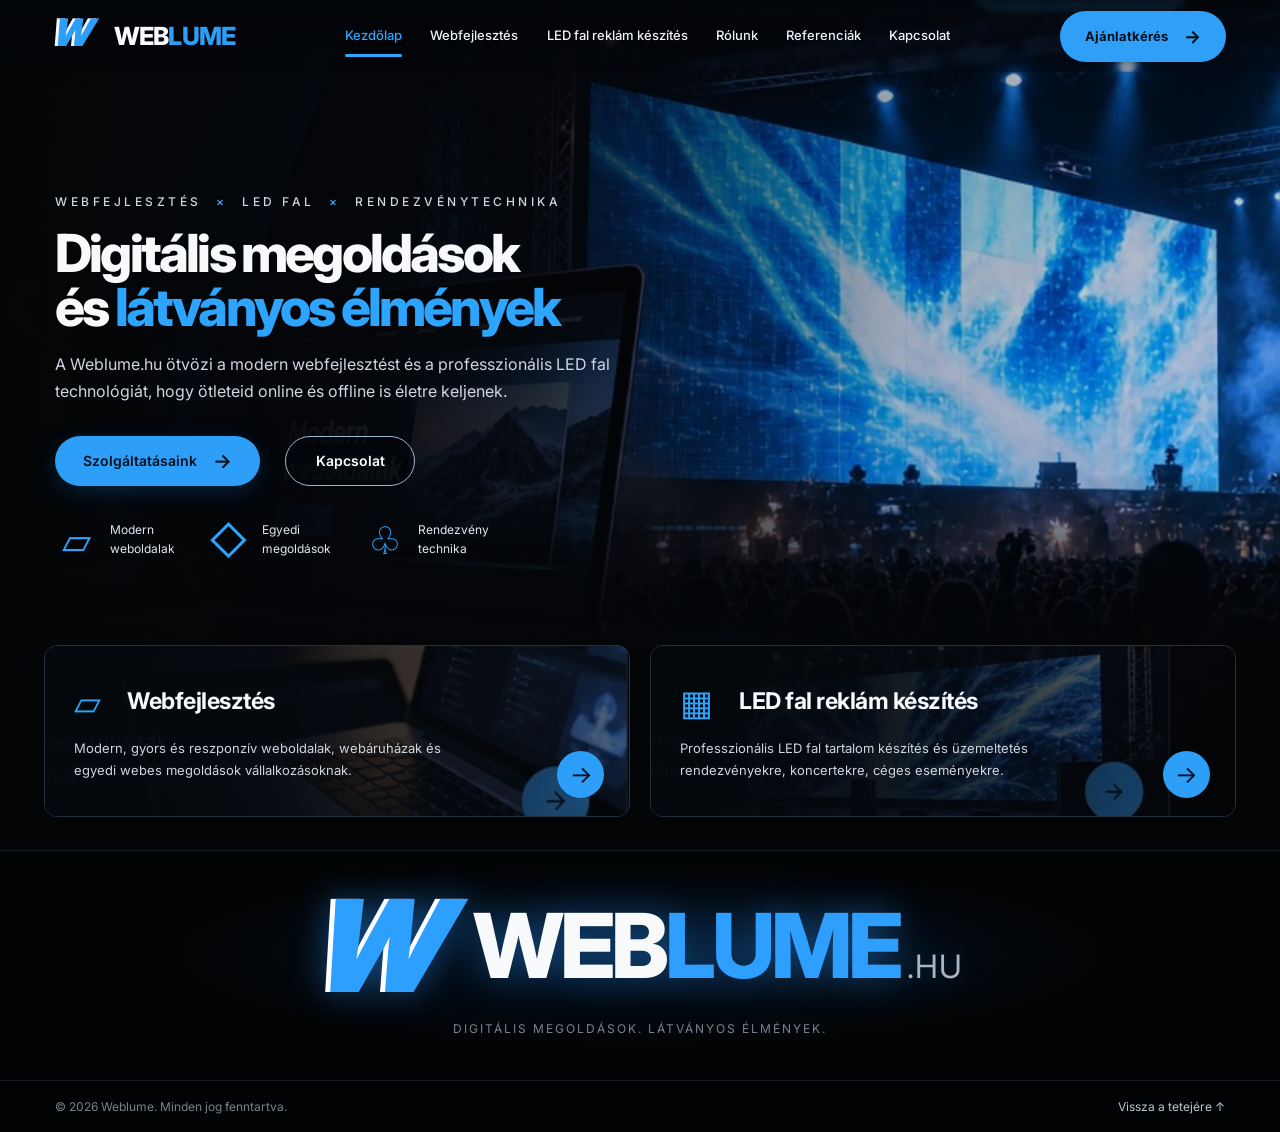
<file: index.html>
<!DOCTYPE html>
<html lang="hu">

<head>
    <meta charset="UTF-8">
    <meta name="viewport" content="width=device-width, initial-scale=1">
    <meta name="theme-color" content="#05080d">
    <meta name="description" content="Weblume — modern weboldalak, webalkalmazások és professzionális LED fal bérlés.">
    <title>Weblume — Digitális megoldások és látványos élmények</title>
    <link rel="preconnect" href="https://fonts.googleapis.com">
    <link rel="preconnect" href="https://fonts.gstatic.com" crossorigin>
    <link href="https://fonts.googleapis.com/css2?family=Inter:wght@400;500;600;700;800&display=swap" rel="stylesheet">
    <link rel="stylesheet" href="style.css">
</head>

<body id="top" class="home-v2">
    <header class="header"><a href="index.html" class="brand-logo"><span class="brand-mark">W</span><span
                class="brand-word">WEB<span>LUME</span></span></a>
        <nav class="nav" aria-label="Fő navigáció"><a href="index.html" class="active">Kezdőlap</a><a
                href="weboldal-rendeles.html">Webfejlesztés</a><a href="reklam-keszites.html">LED fal reklám készítés</a><a
                href="rolunk.html">Rólunk</a><a href="referenciak.html">Referenciák</a><a
                href="kapcsolat.html">Kapcsolat</a></nav>
        <a class="header-cta" href="ajanlatkeres.html">Ajánlatkérés <span>→</span></a><button class="menu-toggle"
            aria-label="Menü megnyitása" aria-expanded="false">☰</button>
    </header>
    <main class="page">
        <section class="home-hero">
            <div class="hero-photo" aria-hidden="true"></div>
            <div class="hero-content">
                <div class="hero-eyebrow">WEBFEJLESZTÉS <span>×</span> LED FAL <span>×</span> RENDEZVÉNYTECHNIKA</div>
                <h1>Digitális megoldások<br>és <span>látványos élmények</span></h1>
                <p class="hero-description">A Weblume.hu ötvözi a modern webfejlesztést és a professzionális LED fal
                    technológiát, hogy ötleteid online és offline is életre keljenek.</p>
                <div class="hero-actions"><a class="home-btn primary" href="#szolgaltatasok">Szolgáltatásaink
                        <span>→</span></a><a class="home-btn secondary" href="kapcsolat.html">Kapcsolat</a></div>
                <div class="hero-highlights">
                    <div><span class="line-icon">▱</span><span>Modern<br>weboldalak</span></div>
                    <div><span class="line-icon">◇</span><span>Egyedi<br>megoldások</span></div>
                    <div><span class="line-icon">♧</span><span>Rendezvény<br>technika</span></div>
                </div>
            </div>
        </section>
        <section class="home-services" id="szolgaltatasok">
            <a class="feature-card web-card" href="weboldal-rendeles.html">
                <div class="feature-copy"><span class="feature-icon">▱</span>
                    <h2>Webfejlesztés</h2>
                    <p>Modern, gyors és reszponzív weboldalak, webáruházak és egyedi webes megoldások vállalkozásoknak.
                    </p>
                </div><span class="feature-arrow">→</span>
            </a>
            <a class="feature-card led-card" href="reklam-keszites.html">
                <div class="feature-copy"><span class="feature-icon">▦</span>
                    <h2>LED fal reklám készítés</h2>
                    <p>Professzionális LED fal tartalom készítés és üzemeltetés rendezvényekre, koncertekre, céges eseményekre.</p>
                </div><span class="feature-arrow">→</span>
            </a>
        </section>
        <section class="home-bottom">
            <div class="bottom-brand"><span class="bottom-mark">W</span><span
                    class="bottom-word">WEB<span>LUME</span><small>.HU</small></span></div>
            <p>Digitális megoldások. Látványos élmények.</p>
        </section>
    </main>
    <footer class="home-footer"><span>© 2026 Weblume. Minden jog fenntartva.</span><a href="#top">Vissza a tetejére
            ↑</a></footer>
    <script src="script.js"></script>
    <script src="navigation.js"></script>
</body>

</html>
</file>
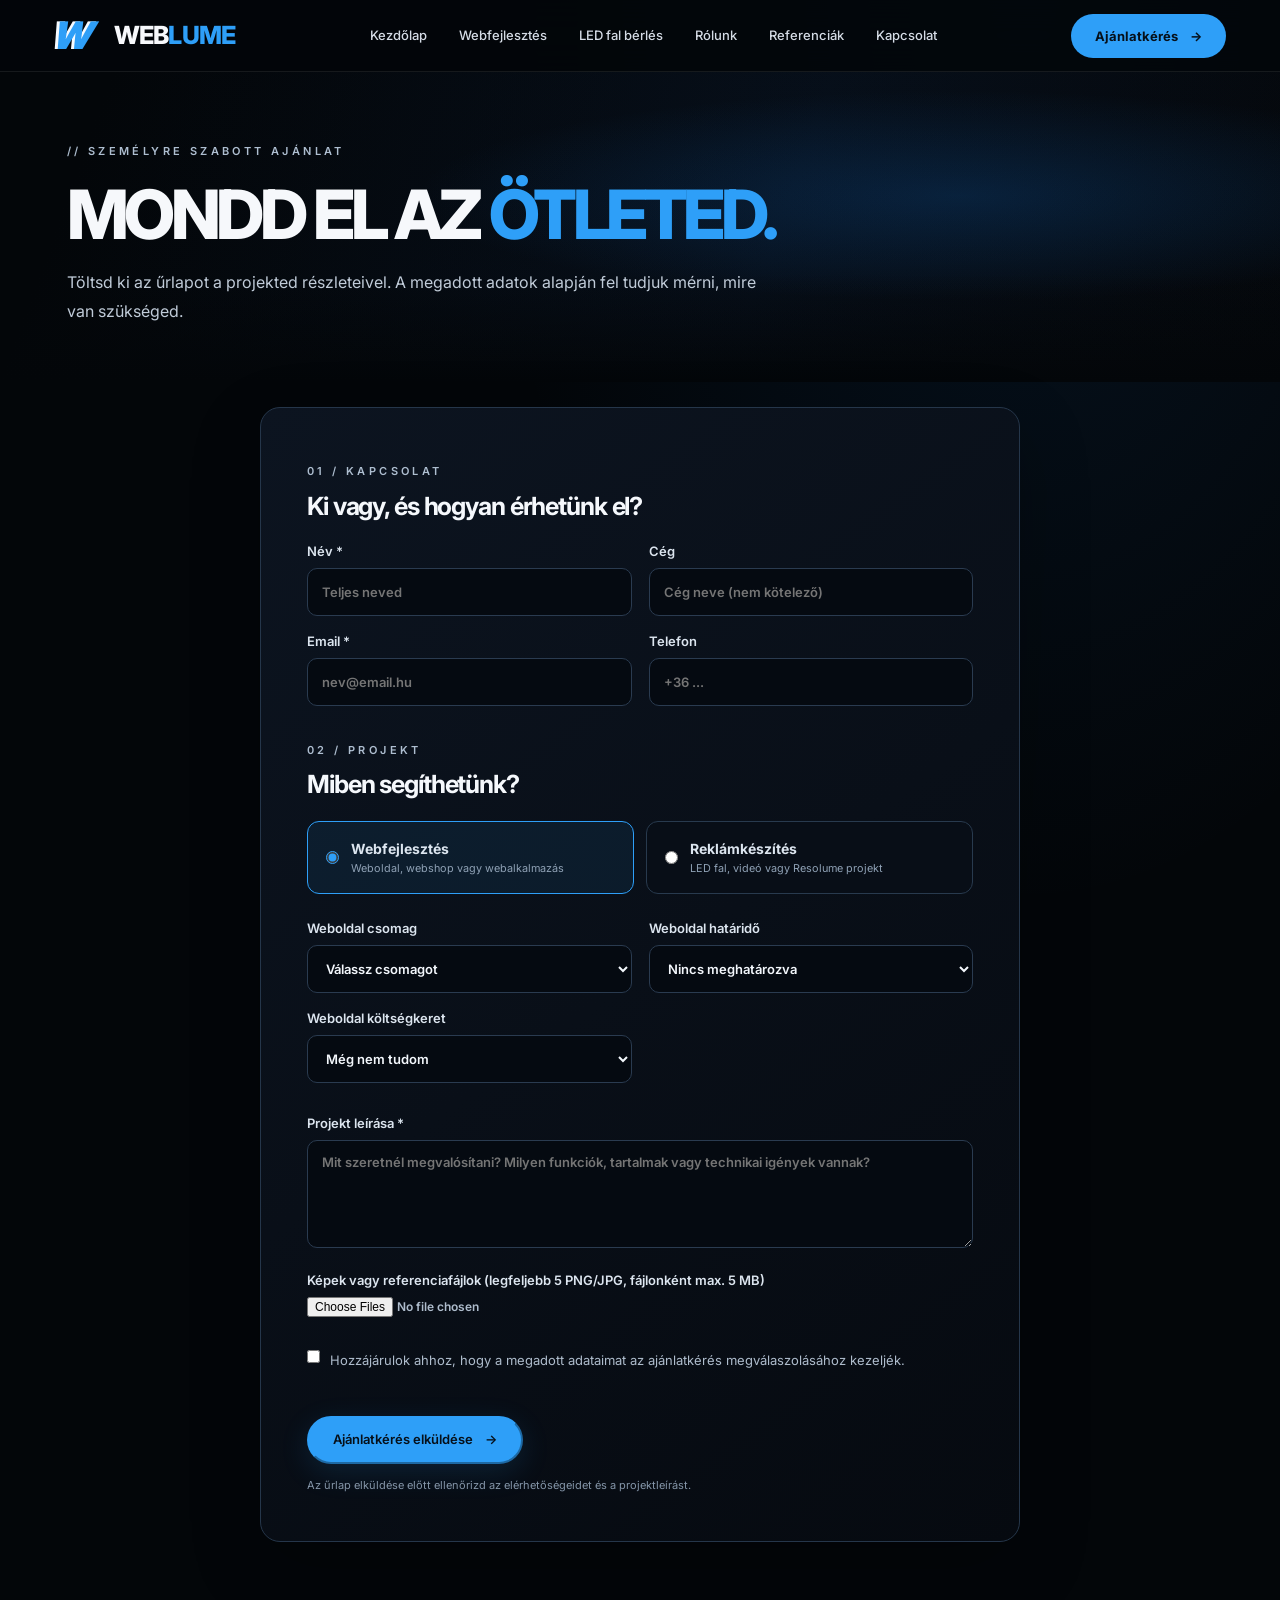
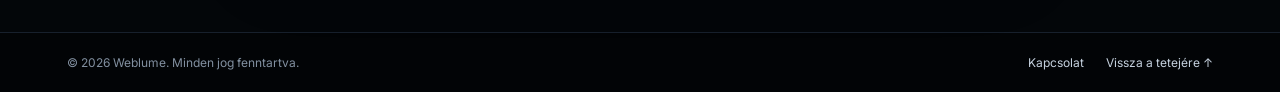
<file: ajanlatkeres.html>
<!doctype html><html lang="hu"><head><meta charset="utf-8"><meta name="viewport" content="width=device-width,initial-scale=1"><meta name="theme-color" content="#05080d"><meta name="description" content="Kérj személyre szabott ajánlatot webfejlesztésre vagy reklámkészítésre a Weblume-tól."><title>Ajánlatkérés — Weblume</title><link rel="preconnect" href="https://fonts.googleapis.com"><link rel="preconnect" href="https://fonts.gstatic.com" crossorigin><link href="https://fonts.googleapis.com/css2?family=Inter:wght@400;500;600;700;800&display=swap" rel="stylesheet"><link rel="stylesheet" href="style.css"></head><body id="top" class="inner-page quote-page"><header class="header site-header"><a href="index.html" class="brand-logo"><span class="brand-mark">W</span><span class="brand-word">WEB<span>LUME</span></span></a><nav class="nav" aria-label="Fő navigáció"><a href="index.html">Kezdőlap</a><a href="weboldal-rendeles.html">Webfejlesztés</a><a href="reklam-keszites.html">LED fal bérlés</a><a href="rolunk.html">Rólunk</a><a href="referenciak.html">Referenciák</a><a href="kapcsolat.html">Kapcsolat</a></nav><a class="header-cta" href="ajanlatkeres.html">Ajánlatkérés <span>→</span></a><button class="menu-toggle" aria-label="Menü megnyitása" aria-expanded="false">☰</button></header><main class="page"><section class="inner-hero compact"><div class="inner-hero-copy"><div class="eyebrow">// SZEMÉLYRE SZABOTT AJÁNLAT</div><h1>MONDD EL AZ <span>ÖTLETED.</span></h1><p>Töltsd ki az űrlapot a projekted részleteivel. A megadott adatok alapján fel tudjuk mérni, mire van szükséged.</p></div></section><section class="quote-wrap"><form id="quoteForm" class="quote-form" data-ajax-form><div class="quote-intro"><span class="eyebrow">01 / KAPCSOLAT</span><h2>Ki vagy, és hogyan érhetünk el?</h2></div><div class="quote-fields"><label>Név *<input name="Név" autocomplete="name" required placeholder="Teljes neved"></label><label>Cég<input name="Cég" autocomplete="organization" placeholder="Cég neve (nem kötelező)"></label><label>Email *<input type="email" name="Email" autocomplete="email" required placeholder="nev@email.hu"></label><label>Telefon<input type="tel" name="Telefon" autocomplete="tel" placeholder="+36 ..."></label></div><div class="quote-intro"><span class="eyebrow">02 / PROJEKT</span><h2>Miben segíthetünk?</h2></div><div class="quote-type"><label><input type="radio" name="ajanlatTipus" value="website" checked><span><b>Webfejlesztés</b><small>Weboldal, webshop vagy webalkalmazás</small></span></label><label><input type="radio" name="ajanlatTipus" value="reklam"><span><b>Reklámkészítés</b><small>LED fal, videó vagy Resolume projekt</small></span></label></div><div class="quote-fields website-fields"><label>Weboldal csomag<select name="Weboldal csomag"><option value="">Válassz csomagot</option><option>One-page / landing oldal</option><option>Bemutatkozó weboldal</option><option>Webshop</option><option>Egyedi webalkalmazás</option><option>Egyedi igény / még nem tudom</option></select></label><label>Weboldal határidő<select name="Weboldal határidő"><option value="">Nincs meghatározva</option><option>1–2 héten belül</option><option>2–4 héten belül</option><option>1–2 hónapon belül</option><option>Rugalmas</option></select></label><label>Weboldal költségkeret<select name="Weboldal költségkeret"><option value="">Még nem tudom</option><option>100 000 Ft alatt</option><option>100 000–250 000 Ft</option><option>250 000–500 000 Ft</option><option>500 000 Ft felett</option></select></label></div><div class="quote-fields ad-fields" hidden><label>Reklám típusa<select name="Reklám típusa"><option value="">Válassz típust</option><option>LED fal reklámvideó</option><option>Resolume Arena projekt</option><option>Reklámblokk / több reklám</option><option>Egyéb animáció</option></select></label><label>Reklám felület<select name="Reklám felület"><option value="">Válassz felületet</option><option>LED fal</option><option>16:9 kijelző</option><option>Egyedi digitális kijelző</option><option>Még nem ismert</option></select></label><label>Reklám méret<input name="Reklám méret" placeholder="Pl. 2304 × 768 px"></label><label>Reklám határidő<select name="Reklám határidő"><option value="">Nincs meghatározva</option><option>1 héten belül</option><option>2–4 héten belül</option><option>1–2 hónapon belül</option><option>Rugalmas</option></select></label><label>Reklám költségkeret<select name="Reklám költségkeret"><option value="">Még nem tudom</option><option>50 000 Ft alatt</option><option>50 000–150 000 Ft</option><option>150 000–300 000 Ft</option><option>300 000 Ft felett</option></select></label></div><label class="full-field">Projekt leírása *<textarea name="Projekt leírása" required rows="5" placeholder="Mit szeretnél megvalósítani? Milyen funkciók, tartalmak vagy technikai igények vannak?"></textarea></label><label class="full-field file-field">Képek vagy referenciafájlok (legfeljebb 5 PNG/JPG, fájlonként max. 5 MB)<input id="quoteFiles" type="file" accept="image/jpeg,image/png" multiple><small id="attachmentList" class="attachment-list"></small></label><label class="consent"><input type="checkbox" name="Adatkezelés elfogadása" required><span>Hozzájárulok ahhoz, hogy a megadott adataimat az ajánlatkérés megválaszolásához kezeljék.</span></label><p id="formMessage" role="status" aria-live="polite"></p><button class="home-btn primary form-submit" type="submit">Ajánlatkérés elküldése <span>→</span></button><p class="form-note">Az űrlap elküldése előtt ellenőrizd az elérhetőségeidet és a projektleírást.</p></form></section><div id="successModal" class="success-modal" aria-hidden="true"><div class="success-modal-card" role="dialog" aria-modal="true" aria-labelledby="successTitle"><button type="button" id="successModalClose" class="modal-close" aria-label="Bezárás">×</button><div class="success-check">✓</div><h2 id="successTitle">Köszönjük az ajánlatkérést!</h2><p>Az űrlap feldolgozása befejeződött.</p><button type="button" id="successModalOk" class="home-btn primary">Rendben</button></div></div></main><footer class="home-footer site-footer"><span>© 2026 Weblume. Minden jog fenntartva.</span><div><a href="kapcsolat.html">Kapcsolat</a><a href="#top">Vissza a tetejére ↑</a></div></footer><script src="navigation.js"></script><script src="ajanlatkeres.js"></script><script>document.addEventListener('DOMContentLoaded',()=>{const radios=document.querySelectorAll('input[name="ajanlatTipus"]');const website=document.querySelector('.website-fields');const ad=document.querySelector('.ad-fields');function update(){const isAd=document.querySelector('input[name="ajanlatTipus"]:checked')?.value==='reklam';website.hidden=isAd;ad.hidden=!isAd;website.querySelectorAll('select,input').forEach(x=>x.disabled=isAd);ad.querySelectorAll('select,input').forEach(x=>x.disabled=!isAd)}radios.forEach(r=>r.addEventListener('change',update));update();});</script></body></html>
</file>
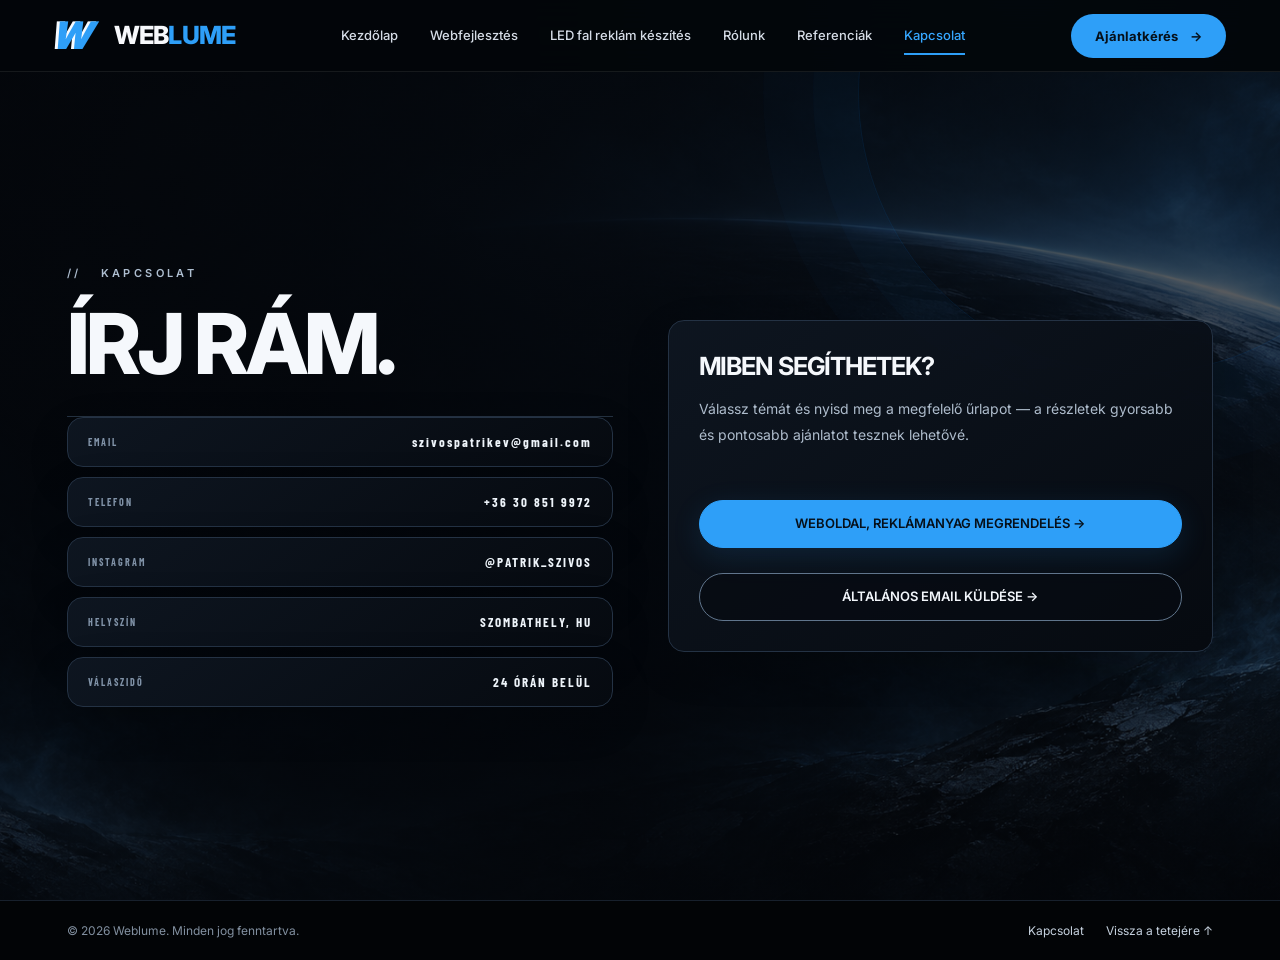
<file: kapcsolat.html>
<!DOCTYPE html>
<html lang="hu">
    <head>
        <meta charset="UTF-8">
        <meta name="viewport" content="width=device-width,initial-scale=1.0">
        <title>Kapcsolat — Weblume</title>
        <link rel="stylesheet" href="style.css">
    </head>
    <body id="top" class="inner-page">
        <header class="header site-header"><a href="index.html" class="brand-logo" aria-label="Weblume kezdőlap"><span class="brand-mark">W</span><span class="brand-word">WEB<span>LUME</span></span></a><nav class="nav" aria-label="Fő navigáció"><a href="index.html">Kezdőlap</a><a href="weboldal-rendeles.html">Webfejlesztés</a><a href="reklam-keszites.html">LED fal reklám készítés</a><a href="rolunk.html">Rólunk</a><a href="referenciak.html">Referenciák</a><a href="kapcsolat.html" class="active">Kapcsolat</a></nav><a class="header-cta" href="ajanlatkeres.html">Ajánlatkérés <span>→</span></a><button class="menu-toggle" aria-label="Menü megnyitása" aria-expanded="false">☰</button></header>
        <main class="page">
            <section class="section" style="min-height:calc(100vh - 72px);display:flex;align-items:center">
                <div class="container contact-layout">
                    <div>
                        <div class="eyebrow">// &nbsp; KAPCSOLAT</div>
                        <h1>ÍRJ RÁM.</h1>
                        <div class="contact-list">
                            <div class="contact-row">
                                <span>EMAIL</span>
                                <strong>szivospatrikev@gmail.com</strong>
                            </div>
                            <div class="contact-row">
                                <span>TELEFON</span>
                                <strong>+36 30 851 9972</strong>
                            </div>
                            <div class="contact-row">
                                <span>INSTAGRAM</span>
                                <strong>@PATRIK_SZIVOS</strong>
                            </div>
                            <div class="contact-row">
                                <span>HELYSZÍN</span>
                                <strong>SZOMBATHELY, HU</strong>
                            </div>
                            <div class="contact-row">
                                <span>VÁLASZIDŐ</span>
                                <strong>24 ÓRÁN BELÜL</strong>
                            </div>
                        </div>
                    </div>
                    <div class="contact-box">
                        <h2>MIBEN SEGÍTHETEK?</h2>
                        <p>Válassz témát és nyisd meg a megfelelő űrlapot — a részletek gyorsabb és pontosabb ajánlatot tesznek lehetővé.</p>
                        <a class="btn btn-primary" href="ajanlatkeres.html">WEBOLDAL, REKLÁMANYAG MEGRENDELÉS →</a>
                        <a class="btn btn-dark" href="https://mail.google.com/mail/?view=cm&amp;fs=1&amp;to=szivospatrikev@gmail.com" target="_blank" rel="noopener noreferrer">ÁLTALÁNOS EMAIL KÜLDÉSE →</a>
                    </div>
                </div>
            </section>
        </main>
        <footer class="home-footer site-footer"><span>© 2026 Weblume. Minden jog fenntartva.</span><div><a href="kapcsolat.html">Kapcsolat</a><a href="#top">Vissza a tetejére ↑</a></div></footer>
        <script src="script.js"></script><script src="navigation.js"></script><script src="navigation.js"></script>
    </body>
</html>
</file>
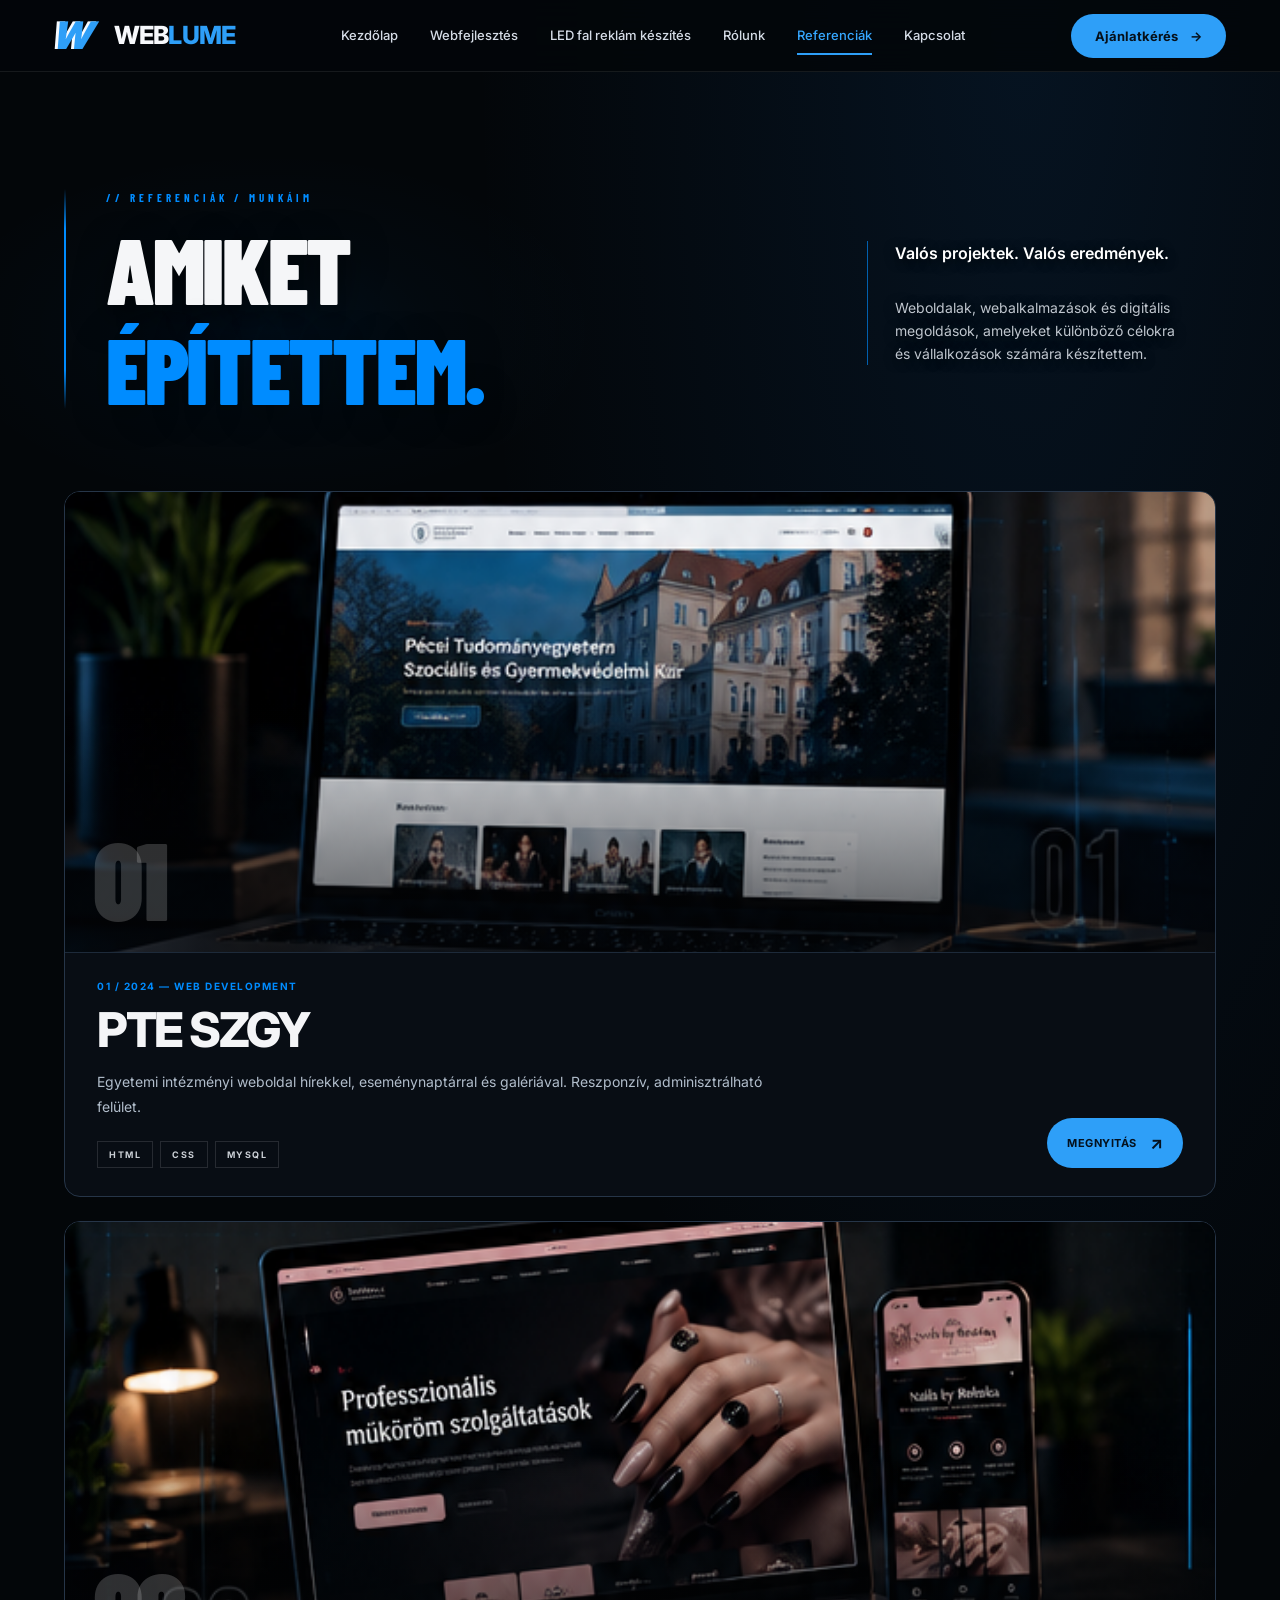
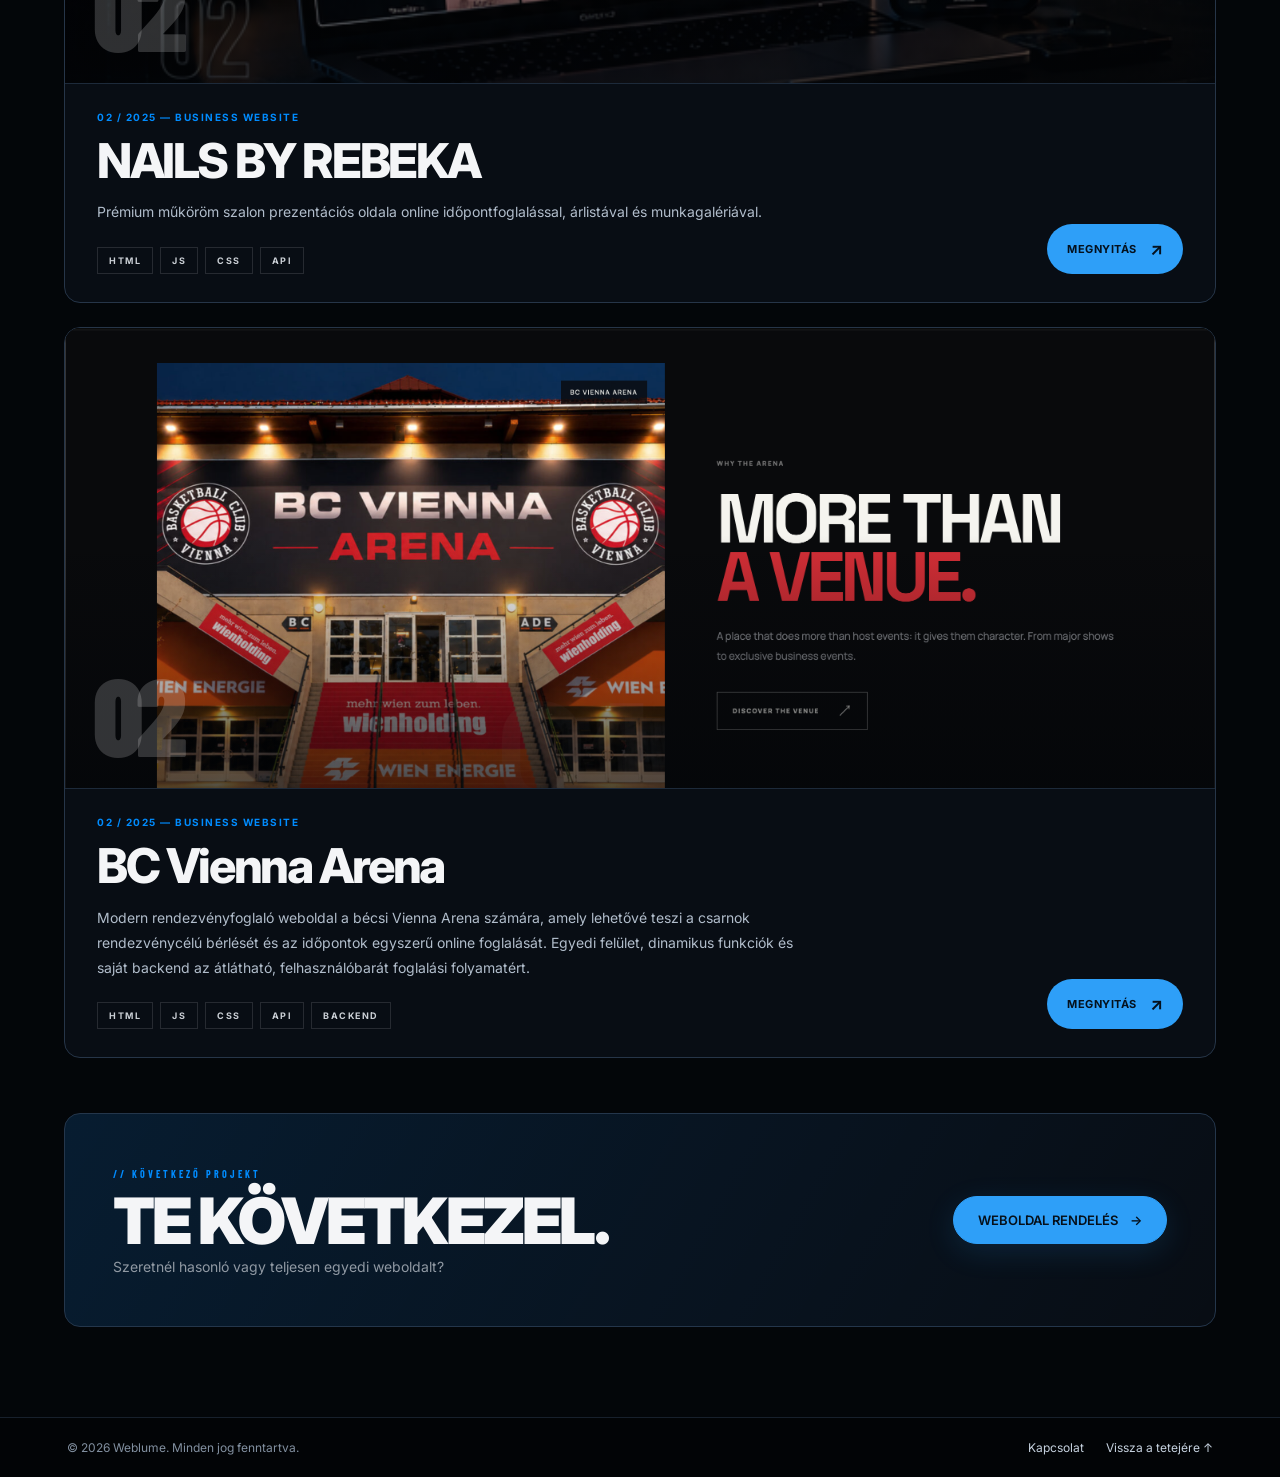
<file: referenciak.html>
<!DOCTYPE html>
<html lang="hu">

<head>
    <meta charset="UTF-8">
    <meta name="viewport" content="width=device-width, initial-scale=1.0">
    <title>Referenciák — Weblume</title>
    <link rel="stylesheet" href="style.css">

    <style>
        /* ===== WEBLUME REFERENCIÁK — ÚJ FELOLDÁS ===== */
        .refs-page {
            background:
                radial-gradient(circle at 80% 10%, rgba(0, 140, 255, .10), transparent 25%),
                #050607;
        }

        .refs-main {
            width: min(1400px, 92%);
            margin: 0 auto;
            padding: 95px 0 110px;
        }

        .refs-head {
            display: grid;
            grid-template-columns: 1fr 360px;
            gap: 60px;
            align-items: end;
            margin-bottom: 70px;
        }

        .refs-kicker {
            color: #008cff;
            font: 700 11px/1 "Barlow Condensed", sans-serif;
            letter-spacing: 4px;
        }

        .refs-head h1 {
            margin: 24px 0 0;
            display: flex;
            flex-direction: column;
            gap: .08em;
            font: 900 clamp(68px, 8.5vw, 138px)/1 "Barlow Condensed", sans-serif;
            letter-spacing: -.03em;
            color: #f5f6f8;
        }

        .refs-head h1 span {
            display: block;
            color: #008cff;
            line-height: 1;
        }

        .refs-head h1 .refs-line-light {
            color: #f5f6f8;
        }

        .refs-head p {
            margin: 0 0 5px;
            color: #aab2bb;
            font: 400 15px/1.8 Inter, Arial, sans-serif;
        }

        .refs-head p strong {
            color: #f4f5f7;
            font-weight: 500;
        }

        /* Kártyák: nagy kép + alatta információ */
        .ref-list {
            display: grid;
            gap: 34px;
        }

        .ref-card {
            position: relative;
            overflow: hidden;
            border: 1px solid rgba(255, 255, 255, .10);
            background: #090b0e;
            transition: transform .35s ease, border-color .35s ease;
        }

        .ref-card:hover {
            transform: translateY(-7px);
            border-color: rgba(0, 140, 255, .55);
        }

        .ref-image {
            position: relative;
            height: clamp(300px, 42vw, 560px);
            overflow: hidden;
            background: #07090b;
        }

        .ref-image img {
            width: 100%;
            height: 100%;
            display: block;
            object-fit: cover;
            object-position: center;
            filter: saturate(.9);
            transition: transform .7s cubic-bezier(.2, .7, .2, 1), filter .7s ease;
        }

        .ref-card:hover .ref-image img {
            transform: scale(1.045);
            filter: saturate(1.08);
        }

        .ref-image::after {
            content: "";
            position: absolute;
            inset: 0;
            background: linear-gradient(to bottom, transparent 45%, rgba(3, 5, 8, .68));
            pointer-events: none;
        }

        .ref-number {
            position: absolute;
            z-index: 2;
            left: 28px;
            bottom: 20px;
            color: rgba(255, 255, 255, .18);
            font: 900 110px/1 "Barlow Condensed", sans-serif;
            letter-spacing: -.06em;
        }

        .ref-content {
            display: grid;
            grid-template-columns: 1fr auto;
            gap: 40px;
            align-items: end;
            padding: 35px 40px 38px;
            border-top: 1px solid rgba(255, 255, 255, .08);
        }

        .ref-meta {
            margin-bottom: 14px;
            color: #008cff;
            font: 700 10px/1 "Barlow Condensed", sans-serif;
            letter-spacing: 3px;
        }

        .ref-content h2 {
            margin: 0 0 13px;
            color: #f4f5f7;
            font: 900 clamp(42px, 5vw, 72px)/.82 "Barlow Condensed", sans-serif;
            letter-spacing: -.045em;
        }

        .ref-content p {
            max-width: 700px;
            margin: 0;
            color: #9fa8b2;
            font: 400 14px/1.7 Inter, Arial, sans-serif;
        }

        .ref-tags {
            display: flex;
            flex-wrap: wrap;
            gap: 7px;
            margin-top: 22px;
        }

        .ref-tag {
            padding: 8px 11px;
            border: 1px solid rgba(255, 255, 255, .12);
            color: #cbd0d6;
            font: 700 9px/1 "Barlow Condensed", sans-serif;
            letter-spacing: 1.7px;
        }

        .ref-open {
            display: inline-flex;
            align-items: center;
            gap: 13px;
            padding: 16px 20px;
            white-space: nowrap;
            color: #03101a;
            background: #008cff;
            text-decoration: none;
            font: 700 10px/1 "Barlow Condensed", sans-serif;
            letter-spacing: 2.2px;
            transition: background .25s ease, transform .25s ease;
        }

        .ref-open:hover {
            background: #35a8ff;
            transform: translateY(-2px);
        }

        .ref-open span {
            font-size: 17px;
        }

        .refs-cta {
            margin-top: 55px;
            padding: 48px;
            border: 1px solid rgba(0, 140, 255, .25);
            background:
                linear-gradient(120deg, rgba(0, 140, 255, .09), transparent),
                #080a0d;
            display: flex;
            justify-content: space-between;
            align-items: center;
            gap: 35px;
        }

        .refs-cta small {
            color: #008cff;
            font: 700 10px/1 "Barlow Condensed", sans-serif;
            letter-spacing: 3px;
        }

        .refs-cta h3 {
            margin: 13px 0 8px;
            color: #f4f5f7;
            font: 900 clamp(40px, 5vw, 65px)/.82 "Barlow Condensed", sans-serif;
            letter-spacing: -.045em;
        }

        .refs-cta p {
            margin: 0;
            color: #9099a3;
            font: 400 14px/1.6 Inter, Arial, sans-serif;
        }

        @media (max-width: 800px) {
            .refs-main {
                padding: 65px 0 75px;
            }

            .refs-head {
                grid-template-columns: 1fr;
                gap: 25px;
                margin-bottom: 45px;
            }

            .ref-image {
                height: 320px;
            }

            .ref-content {
                grid-template-columns: 1fr;
                gap: 25px;
                padding: 30px 25px;
            }

            .refs-cta {
                padding: 32px 25px;
                flex-direction: column;
                align-items: flex-start;
            }
        }

        @media (max-width: 500px) {
            .refs-main {
                width: 90%;
            }

            .refs-head h1 {
                font-size: 65px;
            }

            .ref-image {
                height: 245px;
            }

            .ref-number {
                font-size: 75px;
                left: 18px;
            }

            .ref-content h2 {
                font-size: 45px;
            }
        }
    </style>
</head>

<body id="top" class="refs-page inner-page">

    <header class="header site-header"><a href="index.html" class="brand-logo" aria-label="Weblume kezdőlap"><span class="brand-mark">W</span><span class="brand-word">WEB<span>LUME</span></span></a><nav class="nav" aria-label="Fő navigáció"><a href="index.html">Kezdőlap</a><a href="weboldal-rendeles.html">Webfejlesztés</a><a href="reklam-keszites.html">LED fal reklám készítés</a><a href="rolunk.html">Rólunk</a><a href="referenciak.html" class="active">Referenciák</a><a href="kapcsolat.html">Kapcsolat</a></nav><a class="header-cta" href="ajanlatkeres.html">Ajánlatkérés <span>→</span></a><button class="menu-toggle" aria-label="Menü megnyitása" aria-expanded="false">☰</button></header>

    <main>
        <section class="refs-main">

            <div class="refs-head">
                <div>
                    <div class="refs-kicker">// REFERENCIÁK / MUNKÁIM</div>
                    <h1><span class="refs-line-light">AMIKET</span><span>ÉPÍTETTEM.</span></h1>
                </div>

                <p>
                    <strong>Valós projektek. Valós eredmények.</strong><br>
                    Weboldalak, webalkalmazások és digitális megoldások,
                    amelyeket különböző célokra és vállalkozások számára készítettem.
                </p>
            </div>

            <div class="ref-list">

                <article class="ref-card">
                    <div class="ref-image">
                        <img src="weblume_referencia_kepek/ref-pte-szgy.png" alt="PTE SZGY weboldal referencia">
                        <span class="ref-number">01</span>
                    </div>

                    <div class="ref-content">
                        <div>
                            <div class="ref-meta">01 / 2024 — WEB DEVELOPMENT</div>
                            <h2>PTE SZGY</h2>
                            <p>
                                Egyetemi intézményi weboldal hírekkel,
                                eseménynaptárral és galériával. Reszponzív,
                                adminisztrálható felület.
                            </p>
                            <div class="ref-tags">
                                <span class="ref-tag">HTML</span>
                                <span class="ref-tag">CSS</span>
                                <span class="ref-tag">MYSQL</span>
                            </div>
                        </div>

                        <a class="ref-open" href="https://pteszgy.pte.hu">
                            MEGNYITÁS <span>↗</span>
                        </a>
                    </div>
                </article>

                <article class="ref-card">
                    <div class="ref-image">
                        <img src="weblume_referencia_kepek/ref-nails-by-rebeka.png"
                            alt="Nails by Rebeka weboldal referencia">
                        <span class="ref-number">02</span>
                    </div>

                    <div class="ref-content">
                        <div>
                            <div class="ref-meta">02 / 2025 — BUSINESS WEBSITE</div>
                            <h2>NAILS BY REBEKA</h2>
                            <p>
                                Prémium műköröm szalon prezentációs oldala
                                online időpontfoglalással, árlistával és munkagalériával.
                            </p>
                            <div class="ref-tags">
                                <span class="ref-tag">HTML</span>
                                <span class="ref-tag">JS</span>
                                <span class="ref-tag">CSS</span>
                                <span class="ref-tag">API</span>
                            </div>
                        </div>

                        <a class="ref-open" href="https://nailsbyrebeka.hu">
                            MEGNYITÁS <span>↗</span>
                        </a>
                    </div>
                </article>

                <article class="ref-card">
                        <div class="ref-image">
                            <img src="weblume_referencia_kepek/bcviennaarena.png"
                                alt="Nails by Rebeka weboldal referencia">
                            <span class="ref-number">02</span>
                        </div>
                    <div class="ref-content">
                        <div>
                            <div class="ref-meta">02 / 2025 — BUSINESS WEBSITE</div>
                            <h2>BC Vienna Arena</h2>
                            <p>
                                Modern rendezvényfoglaló weboldal a bécsi Vienna Arena számára,
                                amely lehetővé teszi a csarnok rendezvénycélú bérlését és az
                                időpontok egyszerű online foglalását. Egyedi felület,
                                dinamikus funkciók és saját backend az átlátható,
                                felhasználóbarát foglalási folyamatért.
                            </p>
                            <div class="ref-tags">
                                <span class="ref-tag">HTML</span>
                                <span class="ref-tag">JS</span>
                                <span class="ref-tag">CSS</span>
                                <span class="ref-tag">API</span>
                                <span class="ref-tag">BACKEND</span>
                            </div>
                        </div>

                        <a class="ref-open" href="https://szivospatrikev.github.io/bcviennaarena/">
                            MEGNYITÁS <span>↗</span>
                        </a>
                    </div>
                </article>

            </div>

            <div class="refs-cta">
                <div>
                    <small>// KÖVETKEZŐ PROJEKT</small>
                    <h3>TE KÖVETKEZEL.</h3>
                    <p>Szeretnél hasonló vagy teljesen egyedi weboldalt?</p>
                </div>

                <a class="btn btn-primary" href="weboldal-rendeles.html">
                    WEBOLDAL RENDELÉS <span>→</span>
                </a>
            </div>

        </section>
    </main>

    <footer class="home-footer site-footer"><span>© 2026 Weblume. Minden jog fenntartva.</span><div><a href="kapcsolat.html">Kapcsolat</a><a href="#top">Vissza a tetejére ↑</a></div></footer>

    <script src="script.js"></script><script src="navigation.js"></script>
</body>

</html>
</file>
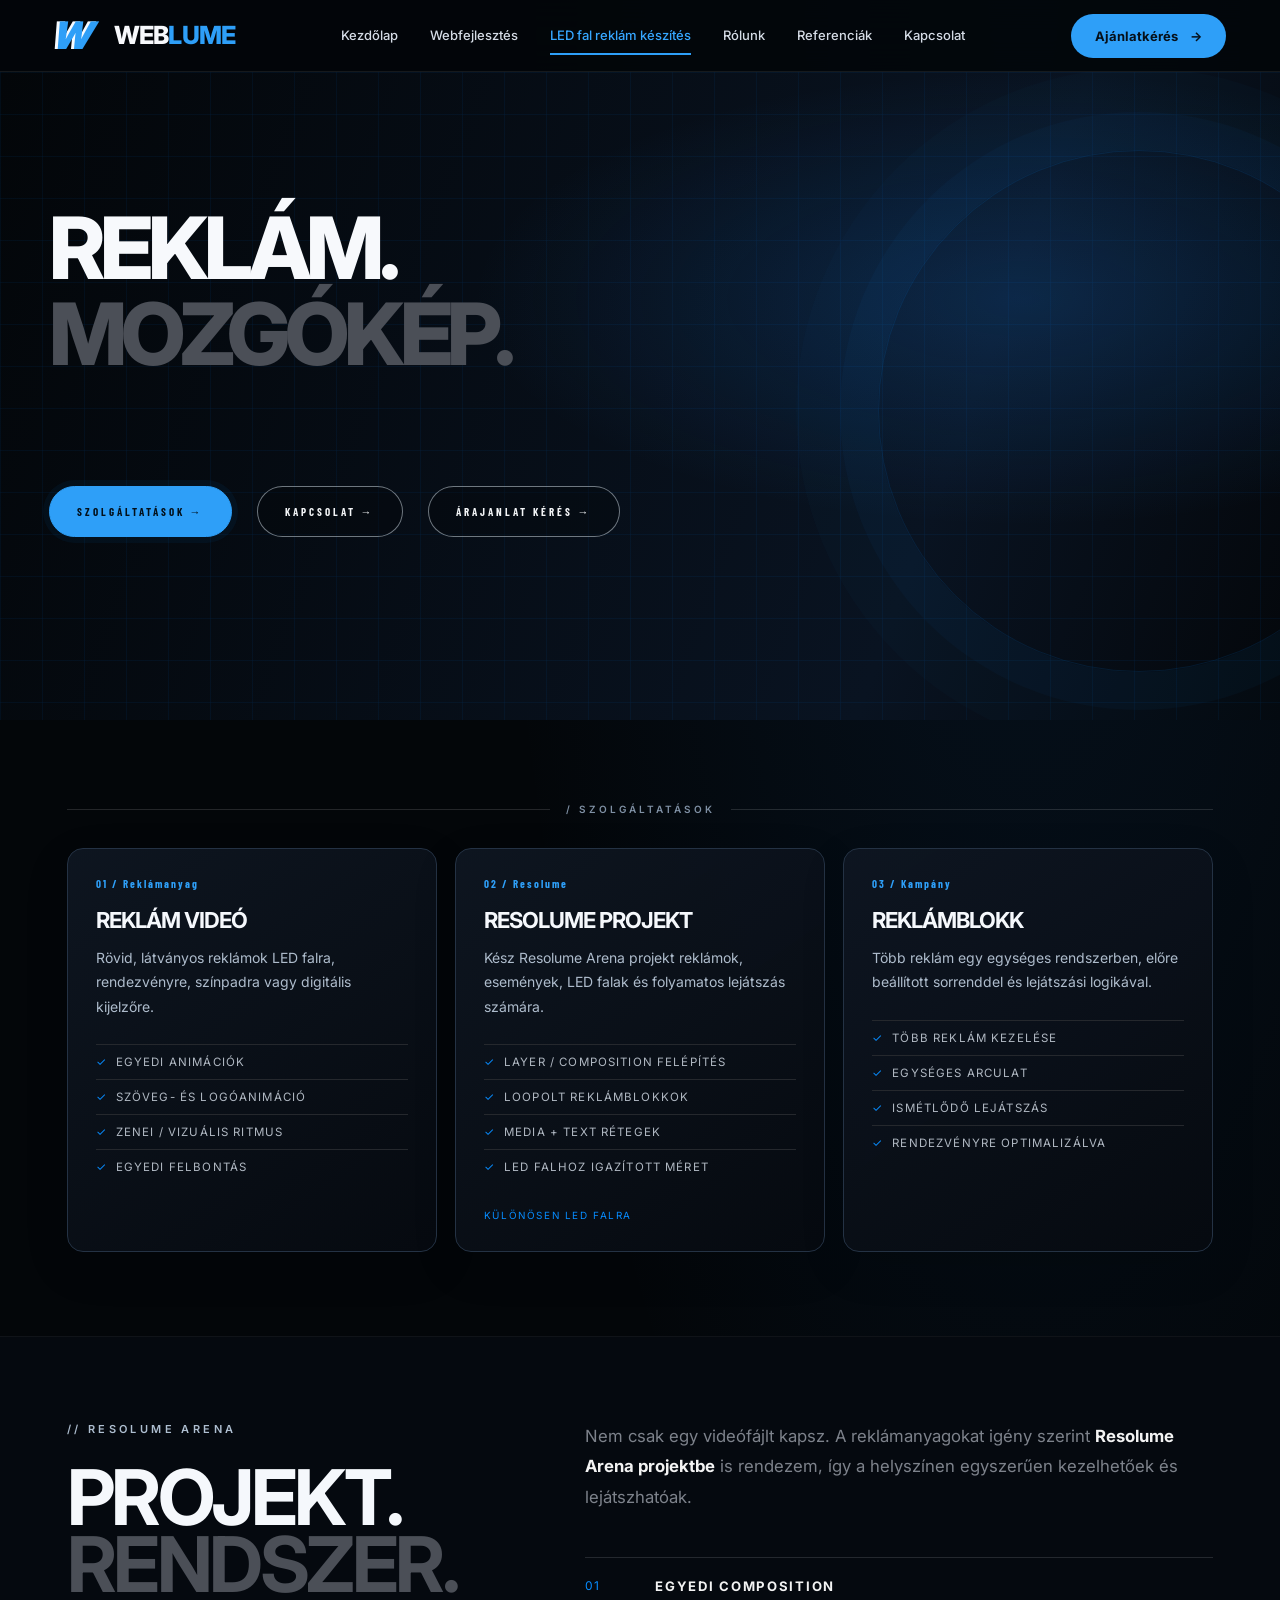
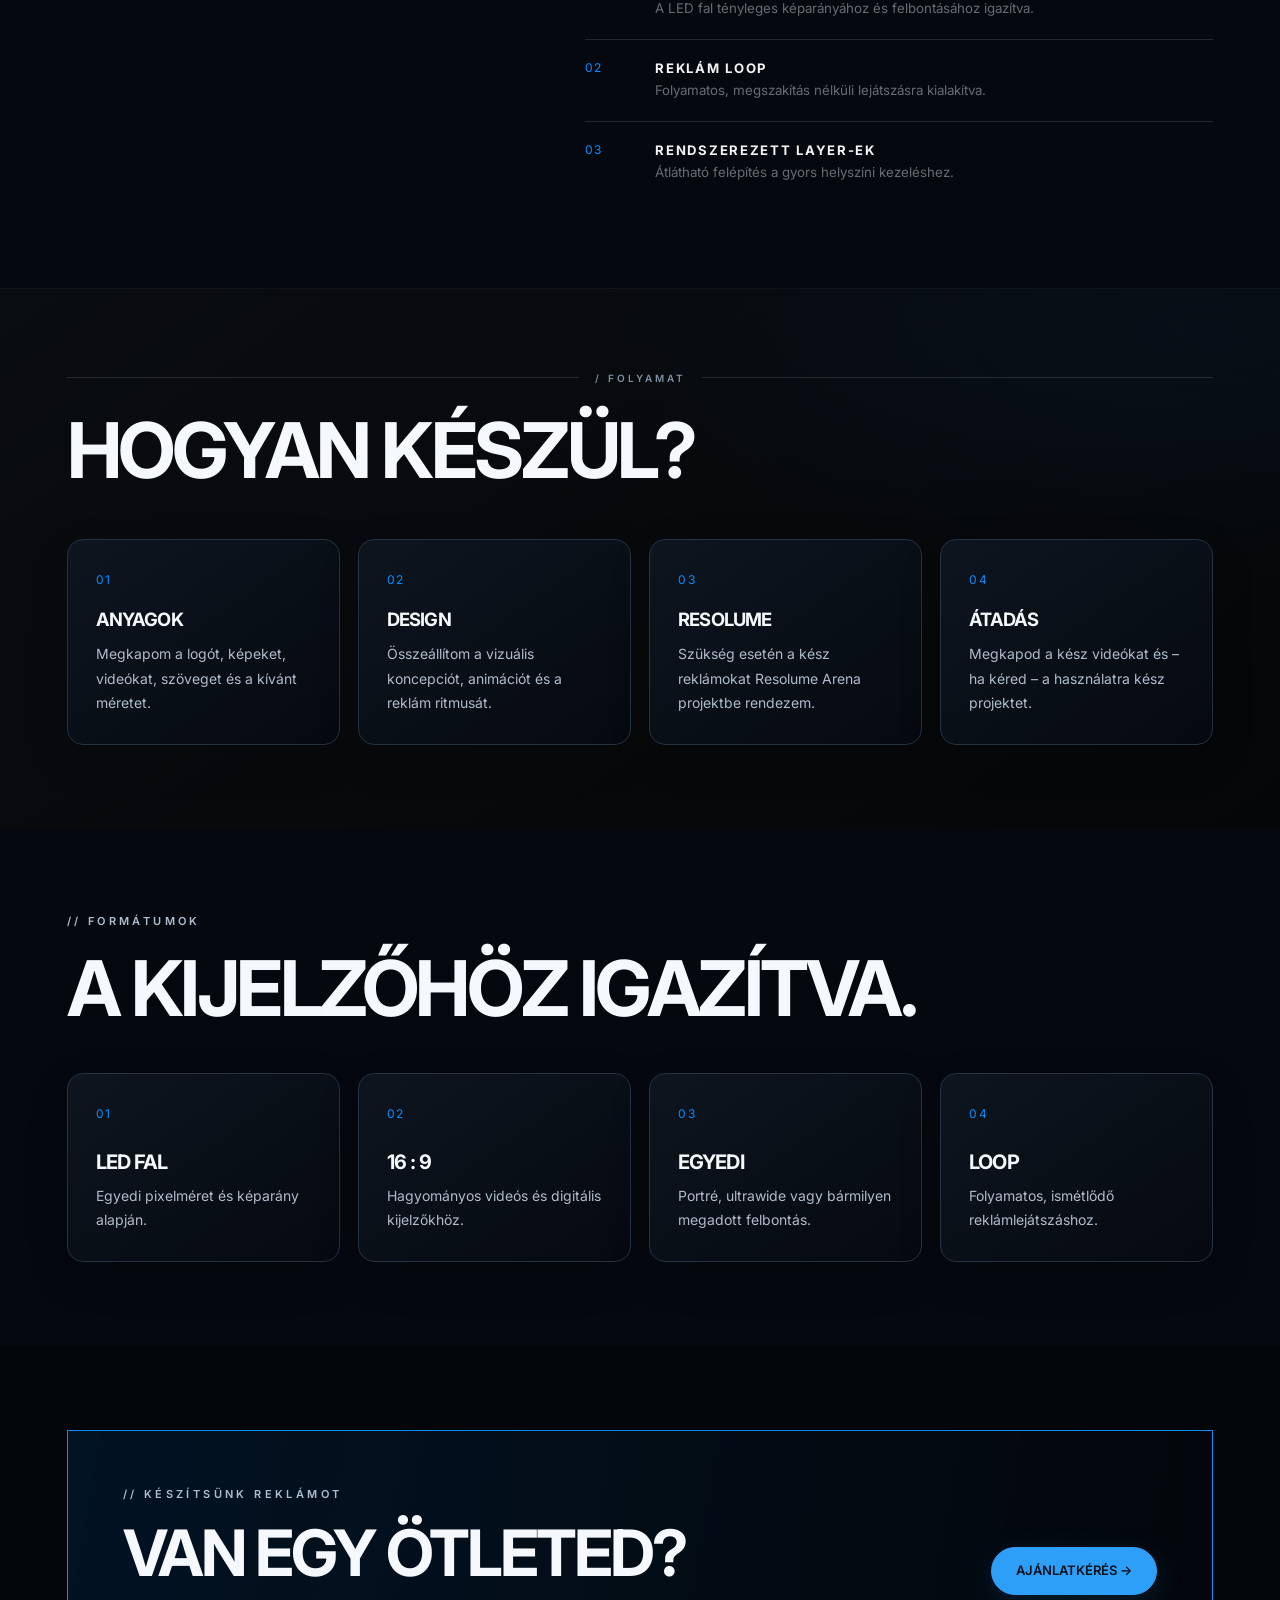
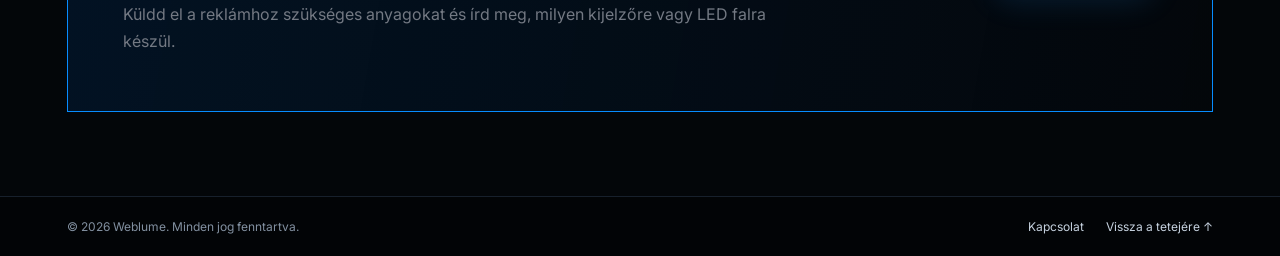
<file: reklam-keszites.html>
<!DOCTYPE html>
<html lang="hu">

    <head>
        <meta charset="UTF-8">
        <meta name="viewport" content="width=device-width, initial-scale=1.0">
        <title>LED fal és reklámkészítés — Weblume</title>
        <meta name="description"
            content="Reklámanyagok és Resolume Arena projektek készítése LED falakra és rendezvényekre.">
        <link rel="stylesheet" href="style.css">
    </head>

    <body id="top" class="inner-page">
        <header class="header site-header"><a href="index.html"
                class="brand-logo" aria-label="Weblume kezdőlap"><span
                    class="brand-mark">W</span><span
                    class="brand-word">WEB<span>LUME</span></span></a>
            <nav class="nav" aria-label="Fő navigáció"><a
                    href="index.html">Kezdőlap</a><a
                    href="weboldal-rendeles.html">Webfejlesztés</a><a
                    href="reklam-keszites.html" class="active">LED fal
                    reklám készítés</a><a href="rolunk.html">Rólunk</a><a
                    href="referenciak.html">Referenciák</a><a
                    href="kapcsolat.html">Kapcsolat</a></nav><a
                class="header-cta" href="ajanlatkeres.html">Ajánlatkérés
                <span>→</span></a><button class="menu-toggle"
                aria-label="Menü megnyitása" aria-expanded="false">☰</button>
        </header>
        <main>
            <section class="ad-hero">
                <div class="container">
                    <div class="eyebrow">// REKLÁM KÉSZÍTÉS</div>
                    <h1>REKLÁM.
                        <br>
                        <span>MOZGÓKÉP.</span>
                    </h1>
                    <p class="hero-lead">Látványos reklámanyagokat és
                        professzionális
                        <strong>Resolume Arena projekteket</strong> készítek LED
                        falakra, rendezvényekre és digitális
                        kijelzőkre.
                    </p>
                    <div class="hero-actions">
                        <a class="btn btn-primary"
                            href="#szolgaltatasok">SZOLGÁLTATÁSOK →</a>
                        <a class="btn btn-dark" href="kapcsolat.html">KAPCSOLAT
                            →</a>
                        <a class="btn btn-dark" href="ajanlatkeres.html">
                            ÁRAJANLAT KÉRÉS →</a>
                    </div>
                    <div class="ad-stats">
                        <div class="stat-box">
                            <span>FORMÁTUM</span>
                            <strong>LED / 16:9 / EGYEDI</strong>
                        </div>
                        <div class="stat-box">
                            <span>PLATFORM</span>
                            <strong>RESOLUME ARENA</strong>
                        </div>
                        <div class="stat-box">
                            <span>KIMENET</span>
                            <strong>KÉSZ PROJEKT</strong>
                        </div>
                    </div>
                </div>
            </section>
            <section class="section" id="szolgaltatasok">
                <div class="container">
                    <div class="section-title">
                        <span></span>
                        <p>/ SZOLGÁLTATÁSOK</p>
                        <span></span>
                    </div>
                    <div class="service-grid ad-service-grid">
                        <article class="service-card ad-card">
                            <div class="num">01 / Reklámanyag</div>
                            <h2>REKLÁM VIDEÓ</h2>
                            <p>Rövid, látványos reklámok LED falra,
                                rendezvényre, színpadra vagy digitális
                                kijelzőre.</p>
                            <ul>
                                <li>egyedi animációk</li>
                                <li>szöveg- és logóanimáció</li>
                                <li>zenei / vizuális ritmus</li>
                                <li>egyedi felbontás</li>
                            </ul>
                        </article>
                        <article class="service-card ad-card featured">
                            <div class="num">02 / Resolume</div>
                            <h2>RESOLUME PROJEKT</h2>
                            <p>Kész Resolume Arena projekt reklámok, események,
                                LED falak és folyamatos lejátszás számára.
                            </p>
                            <ul>
                                <li>Layer / Composition felépítés</li>
                                <li>Loopolt reklámblokkok</li>
                                <li>Media + text rétegek</li>
                                <li>LED falhoz igazított méret</li>
                            </ul>
                            <span class="card-tag">KÜLÖNÖSEN LED FALRA</span>
                        </article>
                        <article class="service-card ad-card">
                            <div class="num">03 / Kampány</div>
                            <h2>REKLÁMBLOKK</h2>
                            <p>Több reklám egy egységes rendszerben, előre
                                beállított sorrenddel és lejátszási logikával.
                            </p>
                            <ul>
                                <li>több reklám kezelése</li>
                                <li>egységes arculat</li>
                                <li>ismétlődő lejátszás</li>
                                <li>rendezvényre optimalizálva</li>
                            </ul>
                        </article>
                    </div>
                </div>
            </section>
            <section class="section ad-dark-section">
                <div class="container">
                    <div class="two-column">
                        <div>
                            <div class="eyebrow">// RESOLUME ARENA</div>
                            <h2 class="section-heading">PROJEKT.
                                <br>
                                <span>RENDSZER.</span>
                            </h2>
                        </div>
                        <div class="ad-copy">
                            <p>Nem csak egy videófájlt kapsz. A reklámanyagokat
                                igény szerint
                                <strong>Resolume Arena projektbe</strong> is
                                rendezem, így a helyszínen egyszerűen
                                kezelhetőek és lejátszhatóak.
                            </p>
                            <div class="feature-list">
                                <div>
                                    <span>01</span>
                                    <strong>EGYEDI COMPOSITION</strong>
                                    <small>A LED fal tényleges képarányához és
                                        felbontásához igazítva.</small>
                                </div>
                                <div>
                                    <span>02</span>
                                    <strong>REKLÁM LOOP</strong>
                                    <small>Folyamatos, megszakítás nélküli
                                        lejátszásra kialakítva.</small>
                                </div>
                                <div>
                                    <span>03</span>
                                    <strong>RENDSZEREZETT LAYER-EK</strong>
                                    <small>Átlátható felépítés a gyors helyszíni
                                        kezeléshez.</small>
                                </div>
                            </div>
                        </div>
                    </div>
                </div>
            </section>
            <section class="section">
                <div class="container">
                    <div class="section-title">
                        <span></span>
                        <p>/ FOLYAMAT</p>
                        <span></span>
                    </div>
                    <h2 class="section-heading">HOGYAN KÉSZÜL?</h2>
                    <div class="process-grid">
                        <div class="process-item">
                            <span>01</span>
                            <h3>ANYAGOK</h3>
                            <p>Megkapom a logót, képeket, videókat, szöveget és
                                a kívánt méretet.</p>
                        </div>
                        <div class="process-item">
                            <span>02</span>
                            <h3>DESIGN</h3>
                            <p>Összeállítom a vizuális koncepciót, animációt és
                                a reklám ritmusát.</p>
                        </div>
                        <div class="process-item">
                            <span>03</span>
                            <h3>RESOLUME</h3>
                            <p>Szükség esetén a kész reklámokat Resolume Arena
                                projektbe rendezem.</p>
                        </div>
                        <div class="process-item">
                            <span>04</span>
                            <h3>ÁTADÁS</h3>
                            <p>Megkapod a kész videókat és – ha kéred – a
                                használatra kész projektet.</p>
                        </div>
                    </div>
                </div>
            </section>
            <section class="section ad-grid-section">
                <div class="container">
                    <div class="eyebrow">// FORMÁTUMOK</div>
                    <h2 class="section-heading">A KIJELZŐHÖZ IGAZÍTVA.</h2>
                    <div class="format-grid">
                        <div class="format-card">
                            <span>01</span>
                            <h3>LED FAL</h3>
                            <p>Egyedi pixelméret és képarány alapján.</p>
                        </div>
                        <div class="format-card">
                            <span>02</span>
                            <h3>16 : 9</h3>
                            <p>Hagyományos videós és digitális kijelzőkhöz.</p>
                        </div>
                        <div class="format-card">
                            <span>03</span>
                            <h3>EGYEDI</h3>
                            <p>Portré, ultrawide vagy bármilyen megadott
                                felbontás.</p>
                        </div>
                        <div class="format-card">
                            <span>04</span>
                            <h3>LOOP</h3>
                            <p>Folyamatos, ismétlődő reklámlejátszáshoz.</p>
                        </div>
                    </div>
                </div>
            </section>
            <section class="section ad-cta">
                <div class="container">
                    <div class="cta-box">
                        <div>
                            <div class="eyebrow">// KÉSZÍTSÜNK REKLÁMOT</div>
                            <h2>VAN EGY ÖTLETED?</h2>
                            <p>Küldd el a reklámhoz szükséges anyagokat és írd
                                meg, milyen kijelzőre vagy LED falra készül.
                            </p>
                        </div>
                        <a class="btn btn-primary"
                            href="ajanlatkeres.html">AJÁNLATKÉRÉS →</a>
                    </div>
                </div>
            </section>
        </main>
        <footer class="home-footer site-footer"><span>© 2026 Weblume. Minden jog
                fenntartva.</span>
            <div><a href="kapcsolat.html">Kapcsolat</a><a href="#top">Vissza a
                    tetejére ↑</a></div>
        </footer>
        <script src="script.js"></script>
        <script src="navigation.js"></script>
    </body>

</html>
</file>
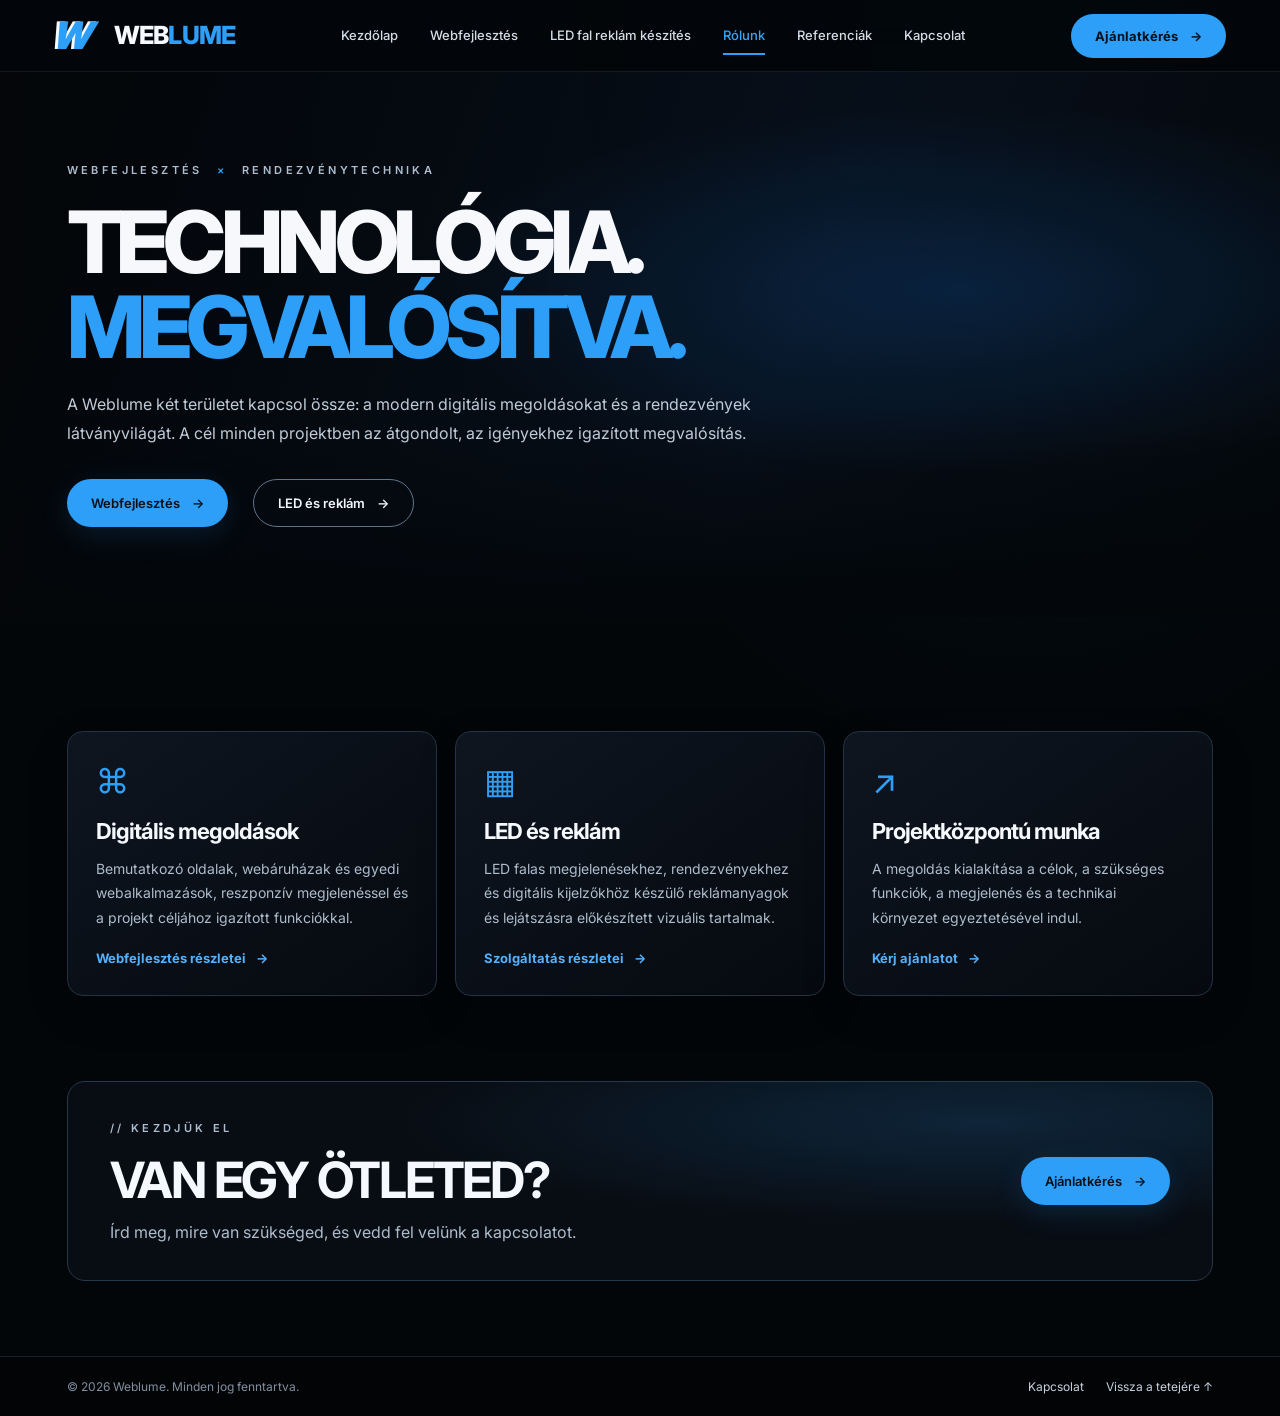
<file: rolunk.html>
<!doctype html>
<html lang="hu">

<head>
    <meta charset="utf-8">
    <meta name="viewport" content="width=device-width,initial-scale=1">
    <meta name="theme-color" content="#05080d">
    <meta name="description" content="Ismerd meg a Weblume digitális és rendezvénytechnikai szolgáltatásait.">
    <title>Rólunk — Weblume</title>
    <link rel="preconnect" href="https://fonts.googleapis.com">
    <link rel="preconnect" href="https://fonts.gstatic.com" crossorigin>
    <link href="https://fonts.googleapis.com/css2?family=Inter:wght@400;500;600;700;800&display=swap" rel="stylesheet">
    <link rel="stylesheet" href="style.css">
</head>

<body id="top" class="inner-page about-page">
    <header class="header site-header"><a href="index.html" class="brand-logo"><span class="brand-mark">W</span><span
                class="brand-word">WEB<span>LUME</span></span></a>
        <nav class="nav" aria-label="Fő navigáció"><a href="index.html">Kezdőlap</a><a
                href="weboldal-rendeles.html">Webfejlesztés</a><a href="reklam-keszites.html">LED fal reklám készítés</a><a
                class="active" href="rolunk.html">Rólunk</a><a href="referenciak.html">Referenciák</a><a
                href="kapcsolat.html">Kapcsolat</a></nav><a class="header-cta" href="ajanlatkeres.html">Ajánlatkérés
            <span>→</span></a><button class="menu-toggle" aria-label="Menü megnyitása" aria-expanded="false">☰</button>
    </header>
    <main class="page">
        <section class="inner-hero">
            <div class="inner-hero-copy">
                <div class="eyebrow">WEBFEJLESZTÉS <span>×</span> RENDEZVÉNYTECHNIKA</div>
                <h1>TECHNOLÓGIA.<br><span>MEGVALÓSÍTVA.</span></h1>
                <p>A Weblume két területet kapcsol össze: a modern digitális megoldásokat és a rendezvények
                    látványvilágát. A cél minden projektben az átgondolt, az igényekhez igazított megvalósítás.</p>
                <div class="hero-actions"><a class="home-btn primary" href="weboldal-rendeles.html">Webfejlesztés
                        <span>→</span></a><a class="home-btn secondary" href="reklam-keszites.html">LED és reklám
                        <span>→</span></a></div>
            </div>
        </section>
        <section class="inner-content">
            <div class="section-title"><span></span>
                <p>/ AMIVEL FOGLALKOZUNK</p><span></span>
            </div>
            <div class="about-grid">
                <article class="about-card"><span class="feature-icon">⌘</span>
                    <h2>Digitális megoldások</h2>
                    <p>Bemutatkozó oldalak, webáruházak és egyedi webalkalmazások, reszponzív megjelenéssel és a projekt
                        céljához igazított funkciókkal.</p><a href="weboldal-rendeles.html">Webfejlesztés részletei
                        <span>→</span></a>
                </article>
                <article class="about-card"><span class="feature-icon">▦</span>
                    <h2>LED és reklám</h2>
                    <p>LED falas megjelenésekhez, rendezvényekhez és digitális kijelzőkhöz készülő reklámanyagok és
                        lejátszásra előkészített vizuális tartalmak.</p><a href="reklam-keszites.html">Szolgáltatás
                        részletei <span>→</span></a>
                </article>
                <article class="about-card"><span class="feature-icon">↗</span>
                    <h2>Projektközpontú munka</h2>
                    <p>A megoldás kialakítása a célok, a szükséges funkciók, a megjelenés és a technikai környezet
                        egyeztetésével indul.</p><a href="ajanlatkeres.html">Kérj ajánlatot <span>→</span></a>
                </article>
            </div>
        </section>
        <section class="about-cta">
            <div>
                <div class="eyebrow">// KEZDJÜK EL</div>
                <h2>VAN EGY ÖTLETED?</h2>
                <p>Írd meg, mire van szükséged, és vedd fel velünk a kapcsolatot.</p>
            </div><a class="home-btn primary" href="ajanlatkeres.html">Ajánlatkérés <span>→</span></a>
        </section>
    </main>
    <footer class="home-footer site-footer"><span>© 2026 Weblume. Minden jog fenntartva.</span>
        <div><a href="kapcsolat.html">Kapcsolat</a><a href="#top">Vissza a tetejére ↑</a></div>
    </footer>
    <script src="navigation.js"></script>
</body>

</html>
</file>
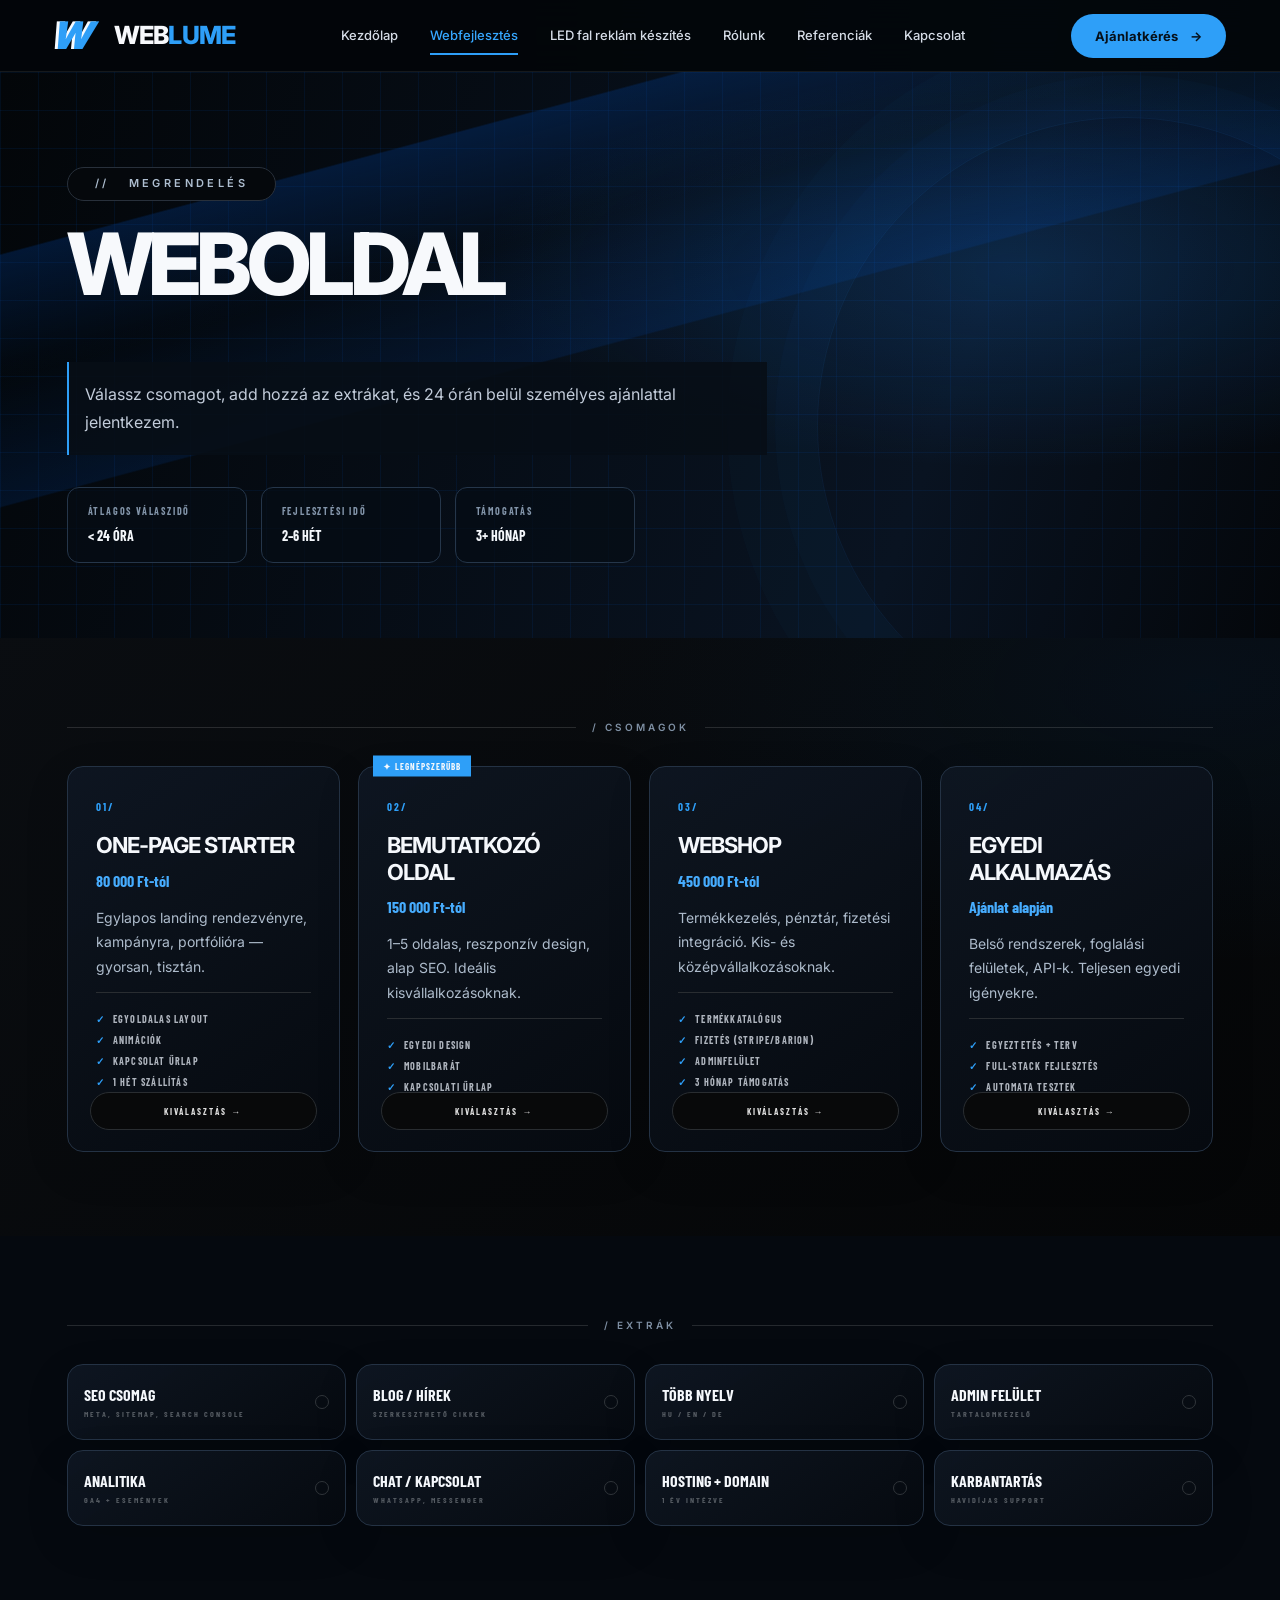
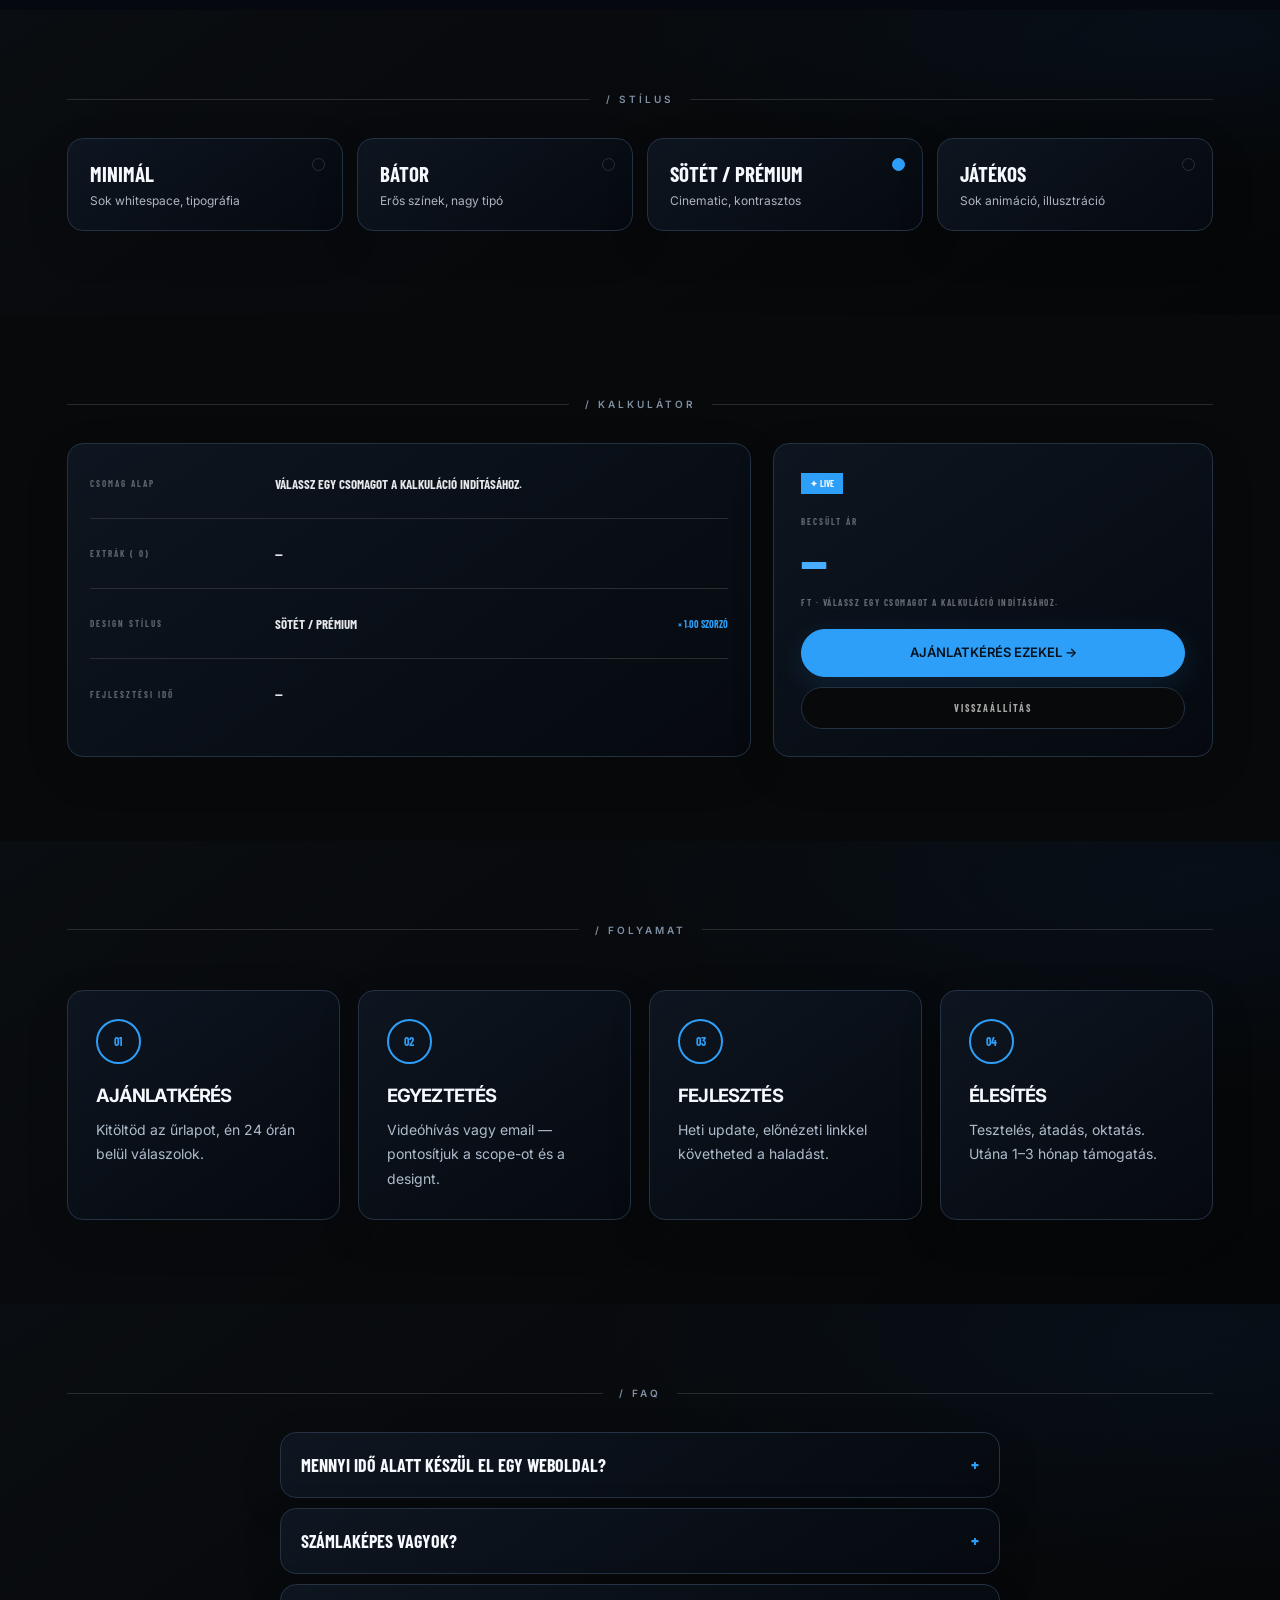
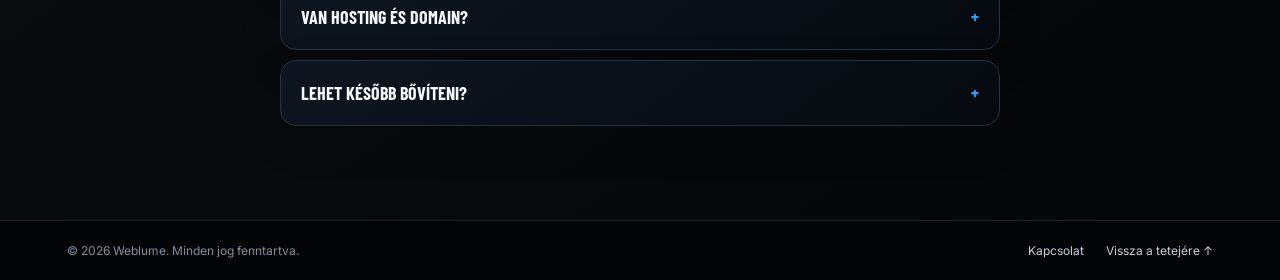
<file: weboldal-rendeles.html>
<!DOCTYPE html>
<html lang="hu">
    <head>
        <meta charset="UTF-8">
        <meta name="viewport" content="width=device-width,initial-scale=1.0">
        <title>Webfejlesztés és weboldal rendelés — Weblume</title>
        <link rel="stylesheet" href="style.css">
    </head>
    <body id="top" class="inner-page">
        <header class="header site-header"><a href="index.html" class="brand-logo" aria-label="Weblume kezdőlap"><span class="brand-mark">W</span><span class="brand-word">WEB<span>LUME</span></span></a><nav class="nav" aria-label="Fő navigáció"><a href="index.html">Kezdőlap</a><a href="weboldal-rendeles.html" class="active">Webfejlesztés</a><a href="reklam-keszites.html">LED fal reklám készítés</a><a href="rolunk.html">Rólunk</a><a href="referenciak.html">Referenciák</a><a href="kapcsolat.html">Kapcsolat</a></nav><a class="header-cta" href="ajanlatkeres.html">Ajánlatkérés <span>→</span></a><button class="menu-toggle" aria-label="Menü megnyitása" aria-expanded="false">☰</button></header>
        <main class="page">
            <section class="order-hero">
                <div class="order-grid"></div>
                <div class="order-inner">
                    <div class="order-label">// &nbsp; MEGRENDELÉS</div>
                    <h1>WEBOLDAL</h1>
                    <div class="order-shadow">WEBOLDAL</div>
                    <p class="order-desc">Válassz csomagot, add hozzá az extrákat, és 24 órán belül személyes ajánlattal jelentkezem.</p>
                    <div class="stats">
                        <div class="stat">
                            <span>ÁTLAGOS VÁLASZIDŐ</span>
                            <strong>&lt; 24 ÓRA</strong>
                        </div>
                        <div class="stat">
                            <span>FEJLESZTÉSI IDŐ</span>
                            <strong>2–6 HÉT</strong>
                        </div>
                        <div class="stat">
                            <span>TÁMOGATÁS</span>
                            <strong>3+ HÓNAP</strong>
                        </div>
                    </div>
                </div>
            </section>
            <section class="section">
                <div class="container">
                    <div class="section-title">
                        <span></span>
                        <p>/ CSOMAGOK</p>
                        <span></span>
                    </div>
                    <div class="package-grid">
                        <article class="package" data-price="80000">
                            <span class="num">01/</span>
                            <h2>ONE-PAGE STARTER</h2>
                            <strong class="price">80 000 Ft-tól</strong>
                            <p>Egylapos landing rendezvényre, kampányra, portfólióra — gyorsan, tisztán.</p>
                            <ul>
                                <li>EGYOLDALAS LAYOUT</li>
                                <li>ANIMÁCIÓK</li>
                                <li>KAPCSOLAT ŰRLAP</li>
                                <li>1 HÉT SZÁLLÍTÁS</li>
                            </ul>
                            <button>KIVÁLASZTÁS →</button>
                        </article>
                        <article class="package popular" data-price="150000">
                            <span class="popular-label">✦ LEGNÉPSZERŰBB</span>
                            <span class="num">02/</span>
                            <h2>BEMUTATKOZÓ OLDAL</h2>
                            <strong class="price">150 000 Ft-tól</strong>
                            <p>1–5 oldalas, reszponzív design, alap SEO. Ideális kisvállalkozásoknak.</p>
                            <ul>
                                <li>EGYEDI DESIGN</li>
                                <li>MOBILBARÁT</li>
                                <li>KAPCSOLATI ŰRLAP</li>
                                <li>1 HÓNAP TÁMOGATÁS</li>
                            </ul>
                            <button>KIVÁLASZTÁS →</button>
                        </article>
                        <article class="package" data-price="450000">
                            <span class="num">03/</span>
                            <h2>WEBSHOP</h2>
                            <strong class="price">450 000 Ft-tól</strong>
                            <p>Termékkezelés, pénztár, fizetési integráció. Kis- és középvállalkozásoknak.</p>
                            <ul>
                                <li>TERMÉKKATALÓGUS</li>
                                <li>FIZETÉS (STRIPE/BARION)</li>
                                <li>ADMINFELÜLET</li>
                                <li>3 HÓNAP TÁMOGATÁS</li>
                            </ul>
                            <button>KIVÁLASZTÁS →</button>
                        </article>
                        <article class="package" data-price="0">
                            <span class="num">04/</span>
                            <h2>EGYEDI ALKALMAZÁS</h2>
                            <strong class="price">Ajánlat alapján</strong>
                            <p>Belső rendszerek, foglalási felületek, API-k. Teljesen egyedi igényekre.</p>
                            <ul>
                                <li>EGYEZTETÉS + TERV</li>
                                <li>FULL-STACK FEJLESZTÉS</li>
                                <li>AUTOMATA TESZTEK</li>
                                <li>HOSTING TANÁCSADÁS</li>
                            </ul>
                            <button>KIVÁLASZTÁS →</button>
                        </article>
                    </div>
                </div>
            </section>
            <section class="section extras">
                <div class="container">
                    <div class="section-title">
                        <span></span>
                        <p>/ EXTRÁK</p>
                        <span></span>
                    </div>
                    <div class="option-grid">
                        <label class="option">
                            <input type="checkbox" data-extra="SEO csomag" data-price="30000">
                            <div>
                                <strong>SEO CSOMAG</strong>
                                <small>META, SITEMAP, SEARCH CONSOLE</small>
                            </div>
                            <i></i>
                        </label>
                        <label class="option">
                            <input type="checkbox" data-extra="Blog / hírek" data-price="35000">
                            <div>
                                <strong>BLOG / HÍREK</strong>
                                <small>SZERKESZTHETŐ CIKKEK</small>
                            </div>
                            <i></i>
                        </label>
                        <label class="option">
                            <input type="checkbox" data-extra="Több nyelv" data-price="45000">
                            <div>
                                <strong>TÖBB NYELV</strong>
                                <small>HU / EN / DE</small>
                            </div>
                            <i></i>
                        </label>
                        <label class="option">
                            <input type="checkbox" data-extra="Admin felület" data-price="60000">
                            <div>
                                <strong>ADMIN FELÜLET</strong>
                                <small>TARTALOMKEZELŐ</small>
                            </div>
                            <i></i>
                        </label>
                        <label class="option">
                            <input type="checkbox" data-extra="Analitika" data-price="20000">
                            <div>
                                <strong>ANALITIKA</strong>
                                <small>GA4 + ESEMÉNYEK</small>
                            </div>
                            <i></i>
                        </label>
                        <label class="option">
                            <input type="checkbox" data-extra="Chat / kapcsolat" data-price="25000">
                            <div>
                                <strong>CHAT / KAPCSOLAT</strong>
                                <small>WHATSAPP, MESSENGER</small>
                            </div>
                            <i></i>
                        </label>
                        <label class="option">
                            <input type="checkbox" data-extra="Hosting + domain" data-price="25000">
                            <div>
                                <strong>HOSTING + DOMAIN</strong>
                                <small>1 ÉV INTÉZVE</small>
                            </div>
                            <i></i>
                        </label>
                        <label class="option">
                            <input type="checkbox" data-extra="Karbantartás" data-price="15000">
                            <div>
                                <strong>KARBANTARTÁS</strong>
                                <small>HAVIDÍJAS SUPPORT</small>
                            </div>
                            <i></i>
                        </label>
                    </div>
                </div>
            </section>
            <section class="section">
                <div class="container">
                    <div class="section-title">
                        <span></span>
                        <p>/ STÍLUS</p>
                        <span></span>
                    </div>
                    <div class="style-grid">
                        <label class="style-card">
                            <input type="radio" name="style" value="Minimál">
                            <strong>MINIMÁL</strong>
                            <span>Sok whitespace, tipográfia</span>
                            <i></i>
                        </label>
                        <label class="style-card">
                            <input type="radio" name="style" value="Bátor">
                            <strong>BÁTOR</strong>
                            <span>Erős színek, nagy tipó</span>
                            <i></i>
                        </label>
                        <label class="style-card">
                            <input
                                type="radio"
                                name="style"
                                value="Sötét / prémium"
                                checked
                            >
                            <strong>SÖTÉT / PRÉMIUM</strong>
                            <span>Cinematic, kontrasztos</span>
                            <i></i>
                        </label>
                        <label class="style-card">
                            <input type="radio" name="style" value="Játékos">
                            <strong>JÁTÉKOS</strong>
                            <span>Sok animáció, illusztráció</span>
                            <i></i>
                        </label>
                    </div>
                </div>
            </section>
            <section class="section" style="background:#08090a">
                <div class="container">
                    <div class="section-title">
                        <span></span>
                        <p>/ KALKULÁTOR</p>
                        <span></span>
                    </div>
                    <div class="calc-layout">
                        <div class="calc-box">
                            <div class="calc-row">
                                <span>CSOMAG ALAP</span>
                                <strong id="selectedPackage">VÁLASSZ EGY CSOMAGOT A KALKULÁCIÓ INDÍTÁSÁHOZ.</strong>
                            </div>
                            <div class="calc-row">
                                <span>EXTRÁK (
                                    <b id="extraCount">0</b>)
                                </span>
                                <strong id="extraNames">—</strong>
                            </div>
                            <div class="calc-row">
                                <span>DESIGN STÍLUS</span>
                                <strong id="selectedStyle">SÖTÉT / PRÉMIUM</strong>
                                <small>× 1.00 SZORZÓ</small>
                            </div>
                            <div class="calc-row">
                                <span>FEJLESZTÉSI IDŐ</span>
                                <strong id="estimatedTime">—</strong>
                            </div>
                        </div>
                        <aside class="price-box">
                            <div class="live-label">✦ LIVE</div>
                            <span>BECSÜLT ÁR</span>
                            <strong class="total" id="totalPrice">—</strong>
                            <p>FT · VÁLASSZ EGY CSOMAGOT A KALKULÁCIÓ INDÍTÁSÁHOZ.</p>
                            <button class="btn btn-primary full" id="offerBtn">AJÁNLATKÉRÉS EZEKEL →</button>
                            <button class="reset" id="resetBtn">VISSZAÁLLÍTÁS</button>
                        </aside>
                    </div>
                </div>
            </section>
            <section class="section">
                <div class="container">
                    <div class="section-title">
                        <span></span>
                        <p>/ FOLYAMAT</p>
                        <span></span>
                    </div>
                    <div class="process-grid">
                        <div class="process-item">
                            <div class="circle">01</div>
                            <h3>AJÁNLATKÉRÉS</h3>
                            <p>Kitöltöd az űrlapot, én 24 órán belül válaszolok.</p>
                        </div>
                        <div class="process-item">
                            <div class="circle">02</div>
                            <h3>EGYEZTETÉS</h3>
                            <p>Videóhívás vagy email — pontosítjuk a scope-ot és a designt.</p>
                        </div>
                        <div class="process-item">
                            <div class="circle">03</div>
                            <h3>FEJLESZTÉS</h3>
                            <p>Heti update, előnézeti linkkel követheted a haladást.</p>
                        </div>
                        <div class="process-item">
                            <div class="circle">04</div>
                            <h3>ÉLESÍTÉS</h3>
                            <p>Tesztelés, átadás, oktatás. Utána 1–3 hónap támogatás.</p>
                        </div>
                    </div>
                </div>
            </section>
            <section class="section">
                <div class="container">
                    <div class="section-title">
                        <span></span>
                        <p>/ FAQ</p>
                        <span></span>
                    </div>
                    <div class="faq-list">
                        <details>
                            <summary>MENNYI IDŐ ALATT KÉSZÜL EL EGY WEBOLDAL?</summary>
                            <p>A projekt méretétől függően általában 1–6 hét.</p>
                        </details>
                        <details>
                            <summary>SZÁMLAKÉPES VAGYOK?</summary>
                            <p>Igen, a megrendelésről hivatalos számla készül.</p>
                        </details>
                        <details>
                            <summary>VAN HOSTING ÉS DOMAIN?</summary>
                            <p>Kérhető hosting és domain ügyintézés is.</p>
                        </details>
                        <details>
                            <summary>LEHET KÉSŐBB BŐVÍTENI?</summary>
                            <p>Igen, az elkészült rendszer később továbbfejleszthető.</p>
                        </details>
                    </div>
                </div>
            </section>
        </main>
        <footer class="home-footer site-footer"><span>© 2026 Weblume. Minden jog fenntartva.</span><div><a href="kapcsolat.html">Kapcsolat</a><a href="#top">Vissza a tetejére ↑</a></div></footer>
        <script src="script.js"></script><script src="navigation.js"></script>
    </body>
</html>
</file>
<file: style.css>
@import url('https://fonts.googleapis.com/css2?family=Barlow+Condensed:wght@400;500;600;700;800;900&family=Inter:wght@400;500;600;700&display=swap');

:root {
    --bg: #050607;
    --panel: #0d0f11;
    --panel2: #090a0c;
    --white: #f4f5f7;
    --muted: #777c83;
    --muted2: #555a61;
    --line: #24282d;
    --blue: #008cff;
    --blue2: #006bc9;
}

* {
    box-sizing: border-box;
    margin: 0;
    padding: 0
}

html {
    scroll-behavior: smooth
}

body {
    background: var(--bg);
    color: var(--white);
    font-family: Inter, Arial, sans-serif;
    overflow-x: hidden;
}

body:before {
    content: "";
    position: fixed;
    inset: 0;
    pointer-events: none;
    z-index: 50;
    opacity: .16;
    background-image:
        linear-gradient(rgba(0, 140, 255, .08) 1px, transparent 1px),
        linear-gradient(90deg, rgba(0, 140, 255, .08) 1px, transparent 1px);
    background-size: 38px 38px;
}

a {
    text-decoration: none;
    color: inherit
}

button,
input,
select,
textarea {
    font: inherit
}

img {
    max-width: 100%;
    display: block
}

.header {
    position: fixed;
    top: 0;
    left: 0;
    right: 0;
    height: 72px;
    z-index: 100;
    display: flex;
    align-items: center;
    padding: 0 12%;
    background: rgba(5, 6, 8, .92);
    border-bottom: 1px solid #202328;
    backdrop-filter: blur(16px)
}

.logo {
    font: 800 27px "Barlow Condensed", sans-serif;
    letter-spacing: -1px;
    white-space: nowrap
}

.logo span {
    color: var(--blue)
}

.nav {
    display: flex;
    gap: 30px;
    margin: auto
}

.nav a {
    color: #686d74;
    font: 700 11px "Barlow Condensed", sans-serif;
    letter-spacing: 3px;
    transition: .2s
}

.nav a:hover,
.nav a.active {
    color: #fff
}

.header-right {
    display: flex;
    align-items: center;
    gap: 6px
}

.lang {
    border: 0;
    background: transparent;
    cursor: pointer;
    font-size: 20px;
    opacity: .5
}

.lang.active {
    opacity: 1
}

.status {
    margin-left: 12px;
    color: #6e737a;
    white-space: nowrap;
    font: 700 10px "Barlow Condensed";
    letter-spacing: 2px
}

.status i {
    display: inline-block;
    width: 7px;
    height: 7px;
    border-radius: 50%;
    background: var(--blue);
    box-shadow: 0 0 10px var(--blue);
    margin-right: 8px
}

.menu-toggle {
    display: none;
    margin-left: auto;
    border: 0;
    background: none;
    color: #fff;
    font-size: 25px
}

.page {
    padding-top: 72px
}

.section {
    padding: 105px 12%
}

.container {
    max-width: 1170px;
    margin: auto
}

.eyebrow {
    color: var(--blue);
    font: 700 11px "Barlow Condensed";
    letter-spacing: 5px
}

.section-title {
    display: flex;
    align-items: center;
    gap: 18px;
    margin-bottom: 48px
}

.section-title span {
    height: 1px;
    background: var(--line);
    flex: 1
}

.section-title p {
    color: #51565d;
    font: 700 10px "Barlow Condensed";
    letter-spacing: 5px
}

h1,
h2,
h3,
.condensed {
    font-family: "Barlow Condensed", sans-serif
}

.btn {
    min-height: 50px;
    padding: 0 25px;
    display: inline-flex;
    align-items: center;
    justify-content: center;
    border: 1px solid var(--line);
    font: 700 11px "Barlow Condensed";
    letter-spacing: 2px;
    cursor: pointer;
    transition: .2s
}

.btn-primary {
    background: var(--blue);
    border-color: var(--blue);
    box-shadow: 0 0 0 6px rgba(0, 140, 255, .07)
}

.btn-primary:hover {
    background: #1599ff;
    transform: translateY(-2px)
}

.btn-dark {
    background: #090a0c
}

.btn-dark:hover {
    border-color: var(--blue);
    color: var(--blue)
}

/* ==================================================
   FÃ…ÂOLDALI HERO Ã¢â‚¬â€ WEBLUME HÃƒÂTTÃƒâ€°RKÃƒâ€°P
================================================== */

.hero-home {
    min-height: calc(100vh - 72px);
    display: flex;
    align-items: center;
    padding: 90px 12%;
    position: relative;
    overflow: hidden;

    /* A generÃƒÂ¡lt Weblume kÃƒÂ©p hÃƒÂ¡ttÃƒÂ©rkÃƒÂ©nt */
    background-image:
        linear-gradient(
            90deg,
            rgba(5, 6, 7, .96) 0%,
            rgba(5, 6, 7, .88) 28%,
            rgba(5, 6, 7, .60) 55%,
            rgba(5, 6, 7, .30) 78%,
            rgba(5, 6, 7, .58) 100%
        ),
        url("weblume-home-hero.png");

    background-size: cover;
    background-position: center center;
    background-repeat: no-repeat;
}

.hero-home:after {
    content: "";
    position: absolute;
    inset: 0;
    pointer-events: none;
    z-index: 1;

    background:
        linear-gradient(
            to bottom,
            rgba(5, 6, 7, .05) 0%,
            transparent 55%,
            rgba(5, 6, 7, .65) 100%
        );
}

.hero-copy {
    position: relative;
    z-index: 2;
    max-width: 760px
}

.hero-copy h1 {
    margin: 25px 0 34px;
    font: 900 clamp(82px, 11vw, 166px) / 0.82 "Barlow Condensed";
    letter-spacing: -.045em;
    color: #f4f5f7;
    text-shadow: 0 8px 38px rgba(0, 0, 0, .35);
    max-width: 100%;
    animation: hero-title-in .9s cubic-bezier(.2,.75,.25,1) both;
}

.hero-copy h1 > span {
    display: block;
    white-space: nowrap;
}

.hero-copy h1 > span + span {
    margin-top: .24em;
}

.hero-dot {
    color: var(--blue);
}

.hero-copy p {
    max-width: 540px;
    color: #c0c5cc;
    line-height: 1.75;
    font-size: 16px;
    text-wrap: pretty;
    animation: rise-in .75s .15s both;
}

/* Shared reading rhythm and contrast across the inner pages */
.section p,
.order-hero p,
.contact-box p,
.ref-info p,
.ad-hero .hero-lead,
.ad-copy > p,
.cta-box p,
.process-item p,
.format-card p {
    color: #aeb4bd;
    line-height: 1.75;
}

.order-hero h1,
.order-shadow,
.contact-layout h1,
.ad-hero h1,
.section-heading,
.cta-box h2 {
    text-wrap: balance;
}

.order-hero h1,
.contact-layout h1,
.ad-hero h1,
.section-heading {
    animation: hero-title-in .8s cubic-bezier(.2,.75,.25,1) both;
}

.hero-actions {
    display: flex;
    gap: 12px;
    margin-top: 34px;
    animation: rise-in .75s .25s both
}

.service-grid {
    display: grid;
    grid-template-columns: repeat(3, 1fr);
    gap: 22px
}

.service-card {
    min-height: 225px;
    padding: 31px;
    border: 1px solid var(--line);
    background: #101113;
    position: relative;
    transition: .25s
}

.service-card:hover {
    border-color: var(--blue);
    box-shadow: 0 0 30px rgba(0, 140, 255, .08)
}

.service-card .num {
    color: var(--blue);
    font: 700 11px "Barlow Condensed";
    letter-spacing: 2px
}

.service-card h2 {
    margin: 20px 0 13px;
    font-size: 29px
}

.service-card p {
    color: #aeb4bd;
    font-size: 13px;
    line-height: 1.6
}

.service-card a {
    position: absolute;
    left: 31px;
    bottom: 24px;
    color: var(--blue);
    letter-spacing: 5px;
    font-weight: 700
}

.showcase {
    height: 400px;
    margin-top: 80px;
    border: 1px solid var(--line);
    position: relative;
    overflow: hidden;
    background: radial-gradient(ellipse at 60% 60%, #252b31 0, #090a0b 38%, #030405 72%)
}

.showcase:before {
    content: "";
    position: absolute;
    left: 18%;
    right: 8%;
    bottom: 23%;
    height: 35%;
    border-radius: 50% 70% 8% 10%;
    transform: skewX(-12deg) rotate(-3deg);
    background: linear-gradient(150deg, #101317, #444b53 43%, #070809 75%);
    box-shadow: 0 45px 60px #000
}

.showcase:after {
    content: "";
    position: absolute;
    left: 28%;
    bottom: 39%;
    width: 190px;
    height: 52px;
    background: linear-gradient(90deg, #ff2020, #fff);
    box-shadow: 0 0 35px rgba(255, 30, 30, .65);
    transform: skewX(-12deg) rotate(6deg);
    border-radius: 8px
}

.live {
    position: absolute;
    right: 24px;
    top: 24px;
    color: var(--blue);
    font: 700 10px "Barlow Condensed";
    letter-spacing: 2px
}

.refs-grid {
    display: grid;
    grid-template-columns: repeat(2, 1fr);
    gap: 22px
}

.ref-card {
    border: 1px solid var(--line);
    background: #101113;
    overflow: hidden
}

.ref-visual {
    height: 330px;
    background: #05070a;
    position: relative;
    overflow: hidden
}

.ref-visual.dashboard:after {
    content: "";
    position: absolute;
    left: 21%;
    top: 25%;
    width: 58%;
    height: 48%;
    border: 1px solid #17212d;
    background:
        linear-gradient(90deg, rgba(0, 140, 255, .16), transparent),
        repeating-linear-gradient(0deg, #0c1116 0 18px, #101820 18px 20px);
    box-shadow: 0 0 50px rgba(0, 90, 180, .18)
}

.ref-visual.car:after {
    content: "";
    position: absolute;
    left: 10%;
    right: 8%;
    bottom: 28%;
    height: 33%;
    border-radius: 60% 70% 10% 10%;
    transform: skewX(-12deg) rotate(-4deg);
    background: linear-gradient(150deg, #0e1114, #4a5055 45%, #08090a);
    box-shadow: 0 35px 50px #000
}

.ref-visual.car:before {
    content: "";
    position: absolute;
    left: 18%;
    bottom: 40%;
    width: 125px;
    height: 35px;
    background: #f42a2a;
    box-shadow: 0 0 35px #f42a2a;
    transform: skewX(-12deg)
}

.ref-info {
    padding: 27px
}

.ref-info small {
    color: var(--blue);
    font: 700 10px "Barlow Condensed";
    letter-spacing: 2px
}

.ref-info h3 {
    font-size: 28px;
    margin: 10px 0
}

.ref-info p {
    color: #aeb4bd;
    font-size: 13px;
    line-height: 1.6
}

.tags {
    display: flex;
    gap: 7px;
    flex-wrap: wrap;
    margin-top: 15px
}

.tag {
    padding: 6px 9px;
    border: 1px solid #292d31;
    color: #6e747a;
    font: 700 8px "Barlow Condensed";
    letter-spacing: 1.5px
}

.open {
    display: block;
    margin-top: 18px;
    color: var(--blue);
    font: 700 10px "Barlow Condensed";
    letter-spacing: 2px
}

.contact-layout {
    display: grid;
    grid-template-columns: 1fr 1fr;
    gap: 80px;
    align-items: center
}

.contact-layout h1 {
    font: 900 clamp(85px, 9vw, 145px)/.76 "Barlow Condensed";
    letter-spacing: -4px;
    margin: 25px 0 50px
}

.contact-list {
    border-top: 1px solid var(--line)
}

.contact-row {
    display: flex;
    justify-content: space-between;
    gap: 20px;
    padding: 17px 0;
    border-bottom: 1px solid var(--line)
}

.contact-row span {
    color: #5e636a;
    font: 700 9px "Barlow Condensed";
    letter-spacing: 2px
}

.contact-row strong {
    font: 700 10px "Barlow Condensed";
    letter-spacing: 2px;
    text-align: right
}

.contact-box {
    border: 1px solid var(--line);
    padding: 32px;
    background: #101113
}

.contact-box h2 {
    font-size: 28px;
    margin-bottom: 12px
}

.contact-box p {
    color: #aeb4bd;
    font-size: 13px;
    line-height: 1.7;
    margin-bottom: 28px
}

.contact-box .btn {
    width: 100%;
    margin-top: 10px
}

.order-hero {
    min-height: 820px;
    padding: 150px 12% 55px;
    position: relative;
    overflow: hidden;
    background:
        radial-gradient(circle at 70% 45%, rgba(0, 105, 240, .25), transparent 35%),
        linear-gradient(135deg, #030a15, #04060c 65%)
}

.order-grid {
    position: absolute;
    inset: 0;
    background-image: linear-gradient(rgba(0, 110, 255, .11) 1px, transparent 1px), linear-gradient(90deg, rgba(0, 110, 255, .11) 1px, transparent 1px);
    background-size: 38px 38px
}

.order-grid:after {
    content: "";
    position: absolute;
    inset: 0;
    background: linear-gradient(165deg, transparent 20%, rgba(0, 90, 220, .28) 20.2%, transparent 34%),
        linear-gradient(345deg, transparent 52%, rgba(0, 90, 220, .18) 52.2%, transparent 68%)
}

.order-inner {
    position: relative;
    z-index: 2;
    max-width: 1170px;
    margin: auto
}

.order-label {
    display: inline-block;
    padding: 7px 27px;
    border: 1px solid #28303b;
    border-radius: 20px;
    background: #05080c;
    color: var(--blue);
    font: 700 10px "Barlow Condensed";
    letter-spacing: 4px
}

.order-hero h1 {
    font: 900 clamp(100px, 11vw, 175px)/.75 "Barlow Condensed";
    letter-spacing: -5px;
    margin-top: 27px
}

.order-shadow {
    font: 900 clamp(100px, 11vw, 175px)/.75 "Barlow Condensed";
    letter-spacing: -5px;
    color: #444950;
    opacity: .65;
    margin-top: -2px
}

.order-desc {
    max-width: 615px;
    padding: 18px 16px;
    border-left: 2px solid var(--blue);
    background: rgba(7, 14, 22, .88);
    color: #92979e;
    line-height: 1.7;
    margin-top: 55px
}

.stats {
    display: grid;
    grid-template-columns: repeat(3, 1fr);
    gap: 16px;
    margin-top: 36px
}

.stat {
    padding: 17px 16px;
    border: 1px solid #29323d;
    background: rgba(7, 11, 16, .94)
}

.stat span {
    display: block;
    color: #626971;
    font: 700 9px "Barlow Condensed";
    letter-spacing: 2px;
    margin-bottom: 7px
}

.stat strong {
    color: var(--blue);
    font: 700 24px "Barlow Condensed"
}

.package-grid {
    display: grid;
    grid-template-columns: repeat(4, 1fr);
    gap: 20px
}

.package {
    min-height: 375px;
    padding: 27px 22px 22px;
    border: 1px solid var(--line);
    background: #101113;
    position: relative;
    transition: .2s
}

.package:hover,
.package.selected {
    border-color: var(--blue)
}

.package .num {
    color: var(--blue);
    font: 700 11px "Barlow Condensed";
    letter-spacing: 2px
}

.package h2 {
    font-size: 24px;
    margin: 18px 0 7px
}

.price {
    color: var(--blue);
    font: 700 16px "Barlow Condensed"
}

.package p {
    min-height: 70px;
    color: #aeb4bd;
    font-size: 13px;
    line-height: 1.55;
    margin-top: 15px
}

.package ul {
    list-style: none;
    border-top: 1px solid #292d31;
    padding-top: 11px;
    margin-top: 13px
}

.package li {
    color: #aeb4bd;
    font: 700 10px "Barlow Condensed";
    letter-spacing: 1.2px;
    margin: 9px 0
}

.package li:before {
    content: "\2713";
    color: var(--blue);
    margin-right: 8px
}

.package button {
    position: absolute;
    left: 22px;
    right: 22px;
    bottom: 21px;
    height: 38px;
    background: #08090a;
    color: #ddd;
    border: 1px solid #292d31;
    font: 700 9px "Barlow Condensed";
    letter-spacing: 2px;
    cursor: pointer
}

.package button:hover {
    border-color: var(--blue);
    color: var(--blue)
}

.popular {
    border-color: var(--blue)
}

.popular-label {
    position: absolute;
    top: -1px;
    left: 14px;
    transform: translateY(-50%);
    padding: 5px 10px;
    background: var(--blue);
    font: 700 9px "Barlow Condensed";
    letter-spacing: 1px
}

.extras {
    background: #070809
}

.option-grid {
    display: grid;
    grid-template-columns: repeat(4, 1fr);
    gap: 10px
}

.option {
    position: relative;
    min-height: 76px;
    padding: 16px;
    border: 1px solid #25292e;
    background: #090a0c;
    cursor: pointer;
    display: flex;
    align-items: center
}

.option input {
    position: absolute;
    opacity: 0
}

.option strong {
    display: block;
    font: 700 16px "Barlow Condensed"
}

.option small {
    display: block;
    color: #555b62;
    font: 700 8px "Barlow Condensed";
    letter-spacing: 2px;
    margin-top: 5px
}

.option i {
    margin-left: auto;
    width: 14px;
    height: 14px;
    border: 1px solid #30353a;
    border-radius: 50%
}

.option input:checked~i {
    background: var(--blue);
    border-color: var(--blue);
    box-shadow: 0 0 0 3px rgba(0, 140, 255, .1)
}

.style-grid {
    display: grid;
    grid-template-columns: repeat(4, 1fr);
    gap: 14px
}

.style-card {
    position: relative;
    padding: 22px;
    border: 1px solid var(--line);
    background: #0c0d0f;
    cursor: pointer
}

.style-card input {
    position: absolute;
    opacity: 0
}

.style-card:has(input:checked) {
    border-color: var(--blue)
}

.style-card strong {
    display: block;
    font: 700 21px "Barlow Condensed"
}

.style-card span {
    display: block;
    color: #aeb4bd;
    font-size: 12px;
    margin-top: 7px
}

.style-card i {
    position: absolute;
    right: 17px;
    top: 19px;
    width: 13px;
    height: 13px;
    border: 1px solid #2c3035;
    border-radius: 50%
}

.style-card:has(input:checked) i {
    background: var(--blue);
    border-color: var(--blue)
}

.calc-layout {
    display: grid;
    grid-template-columns: 1.4fr .9fr;
    gap: 22px
}

.calc-box,
.price-box {
    border: 1px solid #292d32;
    background: #0c0e10
}

.calc-box {
    padding: 5px 22px
}

.calc-row {
    min-height: 70px;
    display: grid;
    grid-template-columns: 170px 1fr auto;
    gap: 15px;
    align-items: center;
    border-bottom: 1px solid #292d32
}

.calc-row:last-child {
    border: 0
}

.calc-row span {
    color: #5e646b;
    font: 700 9px "Barlow Condensed";
    letter-spacing: 2px
}

.calc-row strong {
    color: #e5e7ea;
    font: 700 13px "Barlow Condensed"
}

.calc-row small {
    color: var(--blue);
    font: 700 10px "Barlow Condensed"
}

.price-box {
    padding: 27px;
    border-color: var(--blue)
}

.live-label {
    display: inline-block;
    padding: 5px 9px;
    margin: -28px 0 22px;
    background: var(--blue);
    font: 700 9px "Barlow Condensed"
}

.price-box>span {
    display: block;
    color: #5e646b;
    font: 700 9px "Barlow Condensed";
    letter-spacing: 2px
}

.total {
    display: block;
    min-height: 55px;
    color: var(--blue);
    font: 900 44px "Barlow Condensed";
    margin: 7px 0
}

.price-box p {
    color: #646a71;
    font: 700 9px "Barlow Condensed";
    letter-spacing: 1.5px;
    line-height: 1.6;
    margin-bottom: 18px
}

.full {
    width: 100%
}

.reset {
    width: 100%;
    height: 42px;
    margin-top: 10px;
    background: #08090a;
    color: #aaa;
    border: 1px solid var(--line);
    font: 700 10px "Barlow Condensed";
    letter-spacing: 2px;
    cursor: pointer
}

.process-grid {
    display: grid;
    grid-template-columns: repeat(4, 1fr);
    gap: 45px
}

.process-item .circle {
    width: 45px;
    height: 45px;
    display: grid;
    place-items: center;
    border: 2px solid var(--blue);
    border-radius: 50%;
    color: var(--blue);
    font: 700 12px "Barlow Condensed";
    margin-bottom: 20px
}

.process-item h3 {
    font-size: 19px;
    margin-bottom: 8px
}

.process-item p {
    color: #6d7279;
    font-size: 12px;
    line-height: 1.6
}

.faq-list {
    max-width: 720px;
    margin: auto
}

details {
    border: 1px solid #292d31;
    background: #0c0e10;
    margin-bottom: 10px
}

summary {
    list-style: none;
    padding: 21px 20px;
    cursor: pointer;
    font: 700 18px "Barlow Condensed"
}

summary::-webkit-details-marker {
    display: none
}

summary:after {
    content: "+";
    float: right;
    color: var(--blue)
}

details[open] summary:after {
    content: "\2212"
}

details p {
    padding: 0 20px 20px;
    color: #aeb4bd;
    font-size: 13px;
    line-height: 1.7
}

.quote-section {
    background: #07090b
}

.quote-form {
    max-width: 760px;
    margin: auto
}

.form-grid {
    display: grid;
    grid-template-columns: 1fr 1fr;
    gap: 22px
}

.field label {
    display: block;
    color: #60666d;
    font: 700 9px "Barlow Condensed";
    letter-spacing: 2px;
    margin-bottom: 8px
}

.field input,
.field select,
.field textarea {
    width: 100%;
    border: 1px solid #292d31;
    background: #050607;
    color: #ddd;
    padding: 13px 14px;
    outline: none
}

.field input:focus,
.field select:focus,
.field textarea:focus {
    border-color: var(--blue)
}

.field.full-row {
    grid-column: 1/-1
}

.field textarea {
    min-height: 140px;
    resize: vertical
}

.form-submit {
    margin-top: 25px
}

.form-message {
    margin-top: 15px;
    color: var(--blue);
    font-size: 13px
}

.footer {
    min-height: 90px;
    padding: 28px 12%;
    border-top: 1px solid #202328;
    display: flex;
    justify-content: space-between;
    align-items: center;
    color: #555a61;
    font-size: 11px
}

.footer a {
    font: 700 10px "Barlow Condensed";
    letter-spacing: 2px
}

@media(max-width:1100px) {

    .header,
    .section,
    .order-hero,
    .hero-home {
        padding-left: 6%;
        padding-right: 6%
    }

    .nav {
        gap: 15px
    }

    .package-grid,
    .option-grid {
        grid-template-columns: repeat(2, 1fr)
    }
}

@media(max-width:800px) {
    .header {
        padding: 0 22px
    }

    .nav {
        display: none
    }

    .header-right {
        display: flex;
        position: absolute;
        right: 62px;
        gap: 2px;
    }

    .header-right .status { display: none; }

    .header-right .lang { font-size: 18px; }

    .menu-toggle {
        display: block
    }

    .nav.mobile-open {
        display: flex;
        position: absolute;
        top: 72px;
        left: 0;
        right: 0;
        padding: 25px;
        flex-direction: column;
        background: #08090a;
        border-bottom: 1px solid var(--line)
    }

    .hero-home {
        min-height: 800px;
        padding: 120px 22px 60px;
        background-position: 67% center;
        background-image:
            linear-gradient(
                90deg,
                rgba(5, 6, 7, .96) 0%,
                rgba(5, 6, 7, .84) 55%,
                rgba(5, 6, 7, .52) 100%
            ),
            url("weblume-home-hero.png");
    }

    .hero-copy h1 {
        font-size: 90px
    }

    .hero-actions {
        flex-direction: column;
        max-width: 300px
    }

    .section,
    .order-hero {
        padding-left: 22px;
        padding-right: 22px
    }

    .service-grid,
    .refs-grid,
    .contact-layout,
    .package-grid,
    .option-grid,
    .style-grid,
    .calc-layout,
    .process-grid {
        grid-template-columns: 1fr
    }

    .stats {
        grid-template-columns: 1fr
    }

    .order-hero {
        min-height: 800px;
        padding-top: 135px
    }

    .order-desc {
        margin-top: 55px
    }

    .calc-row {
        grid-template-columns: 1fr;
        gap: 7px;
        padding: 14px 0
    }

    .form-grid {
        grid-template-columns: 1fr
    }

    .field.full-row {
        grid-column: auto
    }

    .footer {
        padding: 25px 22px;
        flex-wrap: wrap;
        gap: 18px
    }
}

@media(max-width:450px) {

    .hero-copy h1,
    .order-hero h1,
    .order-shadow {
        font-size: 76px
    }

    .contact-layout h1 {
        font-size: 78px
    }
}

/* Subtle movement and clearer hero typography */
@keyframes hero-title-in {
    from { opacity: 0; transform: translateY(24px); filter: blur(8px); }
    to { opacity: 1; transform: translateY(0); filter: blur(0); }
}

@keyframes rise-in {
    from { opacity: 0; transform: translateY(14px); }
    to { opacity: 1; transform: translateY(0); }
}

.hero-home:before {
    content: "";
    position: absolute;
    inset: 0;
    pointer-events: none;
    background: linear-gradient(115deg, transparent 35%, rgba(0, 140, 255, .055), transparent 65%);
    transform: translateX(-70%);
    animation: hero-sweep 1.5s .3s ease-out forwards;
}

@keyframes hero-sweep {
    to { transform: translateX(70%); }
}

.service-card,
.ref-card,
.package,
.format-card,
.process-item {
    transition: transform .35s cubic-bezier(.2,.7,.2,1), border-color .25s ease, box-shadow .3s ease;
}

.service-card:hover,
.package:hover,
.ref-card:hover {
    transform: translateY(-5px);
}

.btn,
.nav a,
.footer a {
    transition: color .25s ease, background-color .25s ease, border-color .25s ease, transform .25s ease, box-shadow .25s ease;
}

.service-card,
.section-title,
.showcase,
.ref-card,
.ref-info,
.format-card,
.process-item,
.contact-layout > *,
.quote-form,
.ad-hero .container > *,
.order-inner > *,
.cta-box,
.two-column > *,
.section .container > h1 {
    opacity: 0;
    transform: translateY(20px);
    transition: opacity .65s ease, transform .65s cubic-bezier(.2,.7,.2,1);
}

.in-view {
    opacity: 1;
    transform: translateY(0);
}

.status i {
    animation: status-pulse 2.2s ease-in-out infinite;
}

@keyframes status-pulse {
    50% { box-shadow: 0 0 0 6px rgba(0, 140, 255, .08), 0 0 16px var(--blue); }
}

@media(max-width:800px) {
    .hero-copy h1 {
        font-size: clamp(66px, 13.5vw, 96px);
        line-height: .88;
        letter-spacing: -.05em;
        margin-bottom: 30px;
    }

    .hero-copy p { font-size: 15px; }
}

@media(max-width:450px) {
    .hero-copy h1 { font-size: clamp(52px, 14vw, 70px); }
}

@media(prefers-reduced-motion: reduce) {
    *, *::before, *::after {
        scroll-behavior: auto !important;
        animation-duration: .01ms !important;
        animation-iteration-count: 1 !important;
        transition-duration: .01ms !important;
    }

    .service-card, .section-title, .showcase, .ref-card, .ref-info, .format-card, .process-item,
    .contact-layout > *, .quote-form, .ad-hero .container > *, .order-inner > *, .cta-box, .two-column > *, .section .container > h1 {
        opacity: 1;
        transform: none;
    }
}


/* REKLÃƒÆ’Ã†â€™Ãƒâ€šÃ‚ÂM KÃƒÆ’Ã†â€™ÃƒÂ¢Ã¢â€šÂ¬Ã‚Â°SZÃƒÆ’Ã†â€™Ãƒâ€šÃ‚ÂTÃƒÆ’Ã†â€™ÃƒÂ¢Ã¢â€šÂ¬Ã‚Â°S */
.ad-hero {
    min-height: 82vh;
    display: flex;
    align-items: center;
    position: relative;
    overflow: hidden;
    background: linear-gradient(90deg, rgba(0, 0, 0, .96), rgba(0, 8, 20, .88) 55%, rgba(0, 20, 48, .72)), radial-gradient(circle at 80% 45%, rgba(0, 125, 255, .25), transparent 40%), #050608
}

.ad-hero:before {
    content: "";
    position: absolute;
    inset: 0;
    opacity: .18;
    background-image: linear-gradient(rgba(0, 130, 255, .35) 1px, transparent 1px), linear-gradient(90deg, rgba(0, 130, 255, .35) 1px, transparent 1px);
    background-size: 42px 42px
}

.ad-hero .container {
    position: relative;
    z-index: 1
}

.ad-hero h1 {
    font-size: clamp(5rem, 11vw, 11rem);
    line-height: .78;
    letter-spacing: -.045em;
    margin: 28px 0 35px
}

.ad-hero h1 span,
.section-heading span {
    color: #4b4f57
}

.hero-lead {
    max-width: 690px;
    font-size: 1.15rem;
    line-height: 1.8;
    color: #8e929a
}

.hero-lead strong {
    color: #f5f5f5
}

.ad-stats {
    display: grid;
    grid-template-columns: repeat(3, 1fr);
    gap: 16px;
    max-width: 1000px;
    margin-top: 65px
}

.stat-box {
    border: 1px solid #24282e;
    background: rgba(5, 7, 10, .78);
    padding: 22px 25px
}

.stat-box span {
    display: block;
    color: #656b75;
    font-size: .65rem;
    letter-spacing: .2em;
    margin-bottom: 9px
}

.stat-box strong {
    color: #168cff;
    font-size: 1rem;
    letter-spacing: .08em
}

.ad-service-grid {
    grid-template-columns: repeat(3, 1fr)
}

.ad-card {
    min-height: 390px
}

.ad-card.featured {
    border-color: #078cff;
    box-shadow: 0 0 35px rgba(0, 130, 255, .08)
}

.ad-card ul {
    list-style: none;
    padding: 0;
    margin: 25px 0 0
}

.ad-card li {
    color: #b0b8c2;
    border-top: 1px solid #25282d;
    padding: 10px 0;
    font-size: .72rem;
    text-transform: uppercase;
    letter-spacing: .1em
}

.ad-card li:before {
    content: "\2713";
    color: #078cff;
    margin-right: 9px
}

.card-tag {
    display: inline-block;
    margin-top: 25px;
    color: #078cff;
    font-size: .62rem;
    letter-spacing: .16em
}

.ad-dark-section {
    background: #050608;
    border-top: 1px solid #101318;
    border-bottom: 1px solid #101318
}

.two-column {
    display: grid;
    grid-template-columns: .8fr 1.2fr;
    gap: 100px;
    align-items: start
}

.section-heading {
    font-size: clamp(3rem, 6vw, 6rem);
    line-height: .88;
    margin: 25px 0 0
}

.ad-copy>p {
    color: #7d828b;
    font-size: 1.05rem;
    line-height: 1.8;
    max-width: 680px
}

.ad-copy strong {
    color: #f3f3f3
}

.feature-list {
    margin-top: 45px
}

.feature-list>div {
    display: grid;
    grid-template-columns: 55px 1fr;
    gap: 4px 15px;
    padding: 20px 0;
    border-top: 1px solid #24282e
}

.feature-list span {
    grid-row: span 2;
    color: #078cff;
    font-size: .75rem;
    letter-spacing: .1em
}

.feature-list strong {
    font-size: .82rem;
    letter-spacing: .13em
}

.feature-list small {
    color: #666c75;
    line-height: 1.6
}

.process-grid {
    display: grid;
    grid-template-columns: repeat(4, 1fr);
    gap: 35px;
    margin-top: 55px
}

.process-item {
    border-top: 2px solid #168cff;
    padding-top: 22px
}

.process-item>span,
.format-card>span {
    color: #078cff;
    font-size: .75rem;
    letter-spacing: .14em
}

.process-item h3 {
    font-size: 1.15rem;
    margin: 20px 0 12px
}

.process-item p {
    color: #70757e;
    line-height: 1.65;
    font-size: .9rem
}

.ad-grid-section {
    background: linear-gradient(rgba(7, 12, 20, .7), rgba(7, 12, 20, .7)), repeating-linear-gradient(0deg, transparent 0 39px, rgba(0, 130, 255, .07) 40px), repeating-linear-gradient(90deg, transparent 0 39px, rgba(0, 130, 255, .07) 40px)
}

.format-grid {
    display: grid;
    grid-template-columns: repeat(4, 1fr);
    gap: 15px;
    margin-top: 50px
}

.format-card {
    min-height: 180px;
    border: 1px solid #24282e;
    background: rgba(8, 10, 14, .75);
    padding: 28px;
    transition: .25s ease
}

.format-card:hover {
    border-color: #078cff;
    transform: translateY(-3px)
}

.format-card h3 {
    font-size: 1.25rem;
    margin: 28px 0 10px
}

.format-card p {
    color: #6f747c;
    font-size: .88rem;
    line-height: 1.55
}

.ad-cta {
    padding-bottom: 110px
}

.cta-box {
    border: 1px solid #078cff;
    background: linear-gradient(100deg, rgba(0, 95, 190, .15), rgba(4, 7, 11, .8));
    padding: 55px;
    display: flex;
    justify-content: space-between;
    align-items: center;
    gap: 50px
}

.cta-box h2 {
    font-size: clamp(2.5rem, 5vw, 5rem);
    line-height: .9;
    margin: 20px 0
}

.cta-box p {
    color: #737983;
    max-width: 650px;
    line-height: 1.7
}

@media(max-width:1000px) {

    .ad-service-grid,
    .process-grid,
    .format-grid {
        grid-template-columns: repeat(2, 1fr)
    }

    .two-column {
        grid-template-columns: 1fr;
        gap: 50px
    }
}

@media(max-width:700px) {
    .ad-hero {
        min-height: auto;
        padding: 100px 0 70px
    }

    .ad-hero h1 {
        font-size: clamp(4rem, 18vw, 7rem)
    }

    .ad-stats,
    .ad-service-grid,
    .process-grid,
    .format-grid {
        grid-template-columns: 1fr
    }

    .cta-box {
        padding: 30px;
        flex-direction: column;
        align-items: flex-start
    }
}

/* Interior page wallpapers; the home page background stays as designed. */
.order-hero {
    background:
        radial-gradient(ellipse at 78% 34%, rgba(0, 140, 255, .2), transparent 34%),
        radial-gradient(ellipse at 12% 92%, rgba(24, 58, 102, .18), transparent 38%),
        linear-gradient(135deg, #030a15, #04060c 65%);
}

.order-hero:after {
    content: "";
    position: absolute;
    width: min(48vw, 680px);
    aspect-ratio: 1;
    right: -12%;
    top: 8%;
    border: 1px solid rgba(34, 145, 255, .09);
    border-radius: 50%;
    box-shadow: 0 0 0 42px rgba(34, 145, 255, .025), 0 0 0 90px rgba(34, 145, 255, .018);
    pointer-events: none;
    animation: wallpaper-drift 18s ease-in-out infinite alternate;
}

.order-grid { opacity: .72; }

.order-hero .order-inner { z-index: 3; }

.ad-hero {
    background:
        radial-gradient(ellipse at 82% 18%, rgba(0, 140, 255, .2), transparent 36%),
        radial-gradient(ellipse at 8% 100%, rgba(12, 49, 92, .25), transparent 42%),
        linear-gradient(110deg, #030506 8%, #070c13 64%, #07101c);
}

.ad-hero:after {
    content: "";
    position: absolute;
    width: 520px;
    height: 520px;
    right: -120px;
    top: 12%;
    border: 1px solid rgba(0, 140, 255, .12);
    border-radius: 50%;
    box-shadow: 0 0 0 38px rgba(0, 140, 255, .035), 0 0 0 82px rgba(0, 140, 255, .02);
    animation: wallpaper-drift 16s ease-in-out infinite alternate-reverse;
    pointer-events: none;
}

.ad-hero .container { z-index: 2; }

.ad-dark-section {
    background:
        radial-gradient(ellipse at 90% 50%, rgba(0, 110, 220, .12), transparent 38%),
        linear-gradient(120deg, #050608, #080d14 58%, #050608);
}

.ad-grid-section {
    background-color: #06090d;
    background-image:
        radial-gradient(ellipse at 10% 15%, rgba(0, 125, 255, .13), transparent 42%),
        linear-gradient(rgba(7, 12, 20, .72), rgba(7, 12, 20, .82)),
        repeating-linear-gradient(0deg, transparent 0 39px, rgba(0, 130, 255, .07) 40px),
        repeating-linear-gradient(90deg, transparent 0 39px, rgba(0, 130, 255, .07) 40px);
}

.section:has(.contact-layout),
.section:has(.refs-grid),
.quote-section {
    position: relative;
    isolation: isolate;
    overflow: hidden;
    background-color: #06080b;
    background-image:
        radial-gradient(ellipse at 86% 18%, rgba(0, 111, 219, .17), transparent 40%),
        radial-gradient(ellipse at 8% 92%, rgba(27, 46, 72, .16), transparent 42%),
        linear-gradient(135deg, #080a0d, #050607 70%);
}

.section:has(.contact-layout):before,
.section:has(.refs-grid):before,
.quote-section:before {
    content: "";
    position: absolute;
    width: 560px;
    height: 560px;
    top: -260px;
    right: -140px;
    border: 1px solid rgba(0, 140, 255, .1);
    border-radius: 50%;
    box-shadow: 0 0 0 45px rgba(0, 140, 255, .025), 0 0 0 95px rgba(0, 140, 255, .016);
    animation: wallpaper-drift 20s ease-in-out infinite alternate;
    pointer-events: none;
}

.section:has(.contact-layout) > .container,
.section:has(.refs-grid) > .container,
.quote-section > .container {
    position: relative;
    z-index: 1;
}

.order-hero + .section,
.section.extras,
.section:has(.style-grid),
.section:has(.calc-layout),
.section:has(.process-grid),
.section:has(.faq-list) {
    background-image:
        radial-gradient(ellipse at 94% 8%, rgba(0, 100, 195, .075), transparent 36%),
        linear-gradient(145deg, rgba(10, 13, 17, .98), rgba(5, 6, 7, .99));
}

@keyframes wallpaper-drift {
    from { transform: translate3d(0, -8px, 0) rotate(-5deg); }
    to { transform: translate3d(-18px, 14px, 0) rotate(5deg); }
}

@media(prefers-reduced-motion: reduce) {
    .order-hero:after,
    .ad-hero:after,
    .section:has(.contact-layout):before,
    .section:has(.refs-grid):before,
    .quote-section:before {
        animation: none;
    }
}


/* ================================
   AJÃƒÆ’Ã‚ÂNLATKÃƒÆ’Ã¢â‚¬Â°RÃƒÆ’Ã¢â‚¬Â°S ÃƒÂ¢Ã¢â€šÂ¬Ã¢â‚¬Â SIKERES KÃƒÆ’Ã…â€œLDÃƒÆ’Ã¢â‚¬Â°S
   ================================ */

body.modal-open {
    overflow: hidden;
}

.success-modal {
    position: fixed;
    inset: 0;
    z-index: 1000;
    display: flex;
    align-items: center;
    justify-content: center;
    padding: 25px;
    visibility: hidden;
    opacity: 0;
    pointer-events: none;
    transition: opacity .25s ease, visibility .25s ease;
}

.success-modal.show {
    visibility: visible;
    opacity: 1;
    pointer-events: auto;
}

.success-modal-backdrop {
    position: absolute;
    inset: 0;
    background: rgba(0, 0, 0, .78);
    backdrop-filter: blur(10px);
}

.success-modal-box {
    position: relative;
    z-index: 1;
    width: min(520px, 100%);
    padding: 48px 42px 42px;
    background: #0d0f11;
    border: 1px solid var(--blue);
    box-shadow: 0 0 70px rgba(0, 140, 255, .16);
    text-align: center;
    transform: translateY(20px) scale(.97);
    transition: transform .3s cubic-bezier(.2,.7,.2,1);
}

.success-modal.show .success-modal-box {
    transform: translateY(0) scale(1);
}

.success-modal-close {
    position: absolute;
    top: 14px;
    right: 17px;
    width: 38px;
    height: 38px;
    border: 1px solid var(--line);
    background: #08090a;
    color: #888e95;
    font-size: 25px;
    line-height: 1;
    cursor: pointer;
    transition: .2s ease;
}

.success-modal-close:hover {
    color: #fff;
    border-color: var(--blue);
}

.success-icon {
    width: 62px;
    height: 62px;
    margin: 0 auto 25px;
    display: grid;
    place-items: center;
    border: 2px solid var(--blue);
    border-radius: 50%;
    color: var(--blue);
    font: 700 28px "Inter", sans-serif;
    box-shadow: 0 0 28px rgba(0, 140, 255, .18);
}

.success-modal-box .eyebrow {
    margin-bottom: 15px;
}

.success-modal-box h2 {
    margin: 0 0 18px;
    font: 900 clamp(42px, 7vw, 64px) / .82 "Barlow Condensed", sans-serif;
    letter-spacing: -.02em;
}

.success-modal-box p {
    max-width: 390px;
    margin: 0 auto;
    color: #aeb4bd;
    font-size: 14px;
    line-height: 1.7;
}

.success-modal-button {
    margin-top: 30px;
}

.form-submit:disabled {
    opacity: .65;
    cursor: wait;
    transform: none;
}

@media(max-width:500px) {
    .success-modal-box {
        padding: 42px 25px 30px;
    }

    .success-modal-box h2 {
        font-size: 48px;
    }
}

/* AJÃƒÂNLATKÃƒâ€°RÃƒâ€°S - FORM MEGJELENÃƒÂTÃƒâ€°SE */

.quote-form {
    opacity: 1 !important;
    transform: translateY(0) !important;
}

/* ==================================================
   WEBLUME Ã¢â‚¬â€ VÃƒâ€°GLEGES FÃ…ÂOLDALI HERO
   A HTML-ben lÃƒÂ©vÃ…â€˜ hero hÃƒÂ¡ttÃƒÂ©rstÃƒÂ­lust is felÃƒÂ¼lÃƒÂ­rja.
================================================== */

.hero-home {
    min-height: calc(100vh - 72px) !important;
    display: flex !important;
    align-items: center !important;
    padding: 90px 8% !important;
    position: relative !important;
    overflow: hidden !important;

    background-image:
        linear-gradient(
            90deg,
            rgba(3, 5, 7, .94) 0%,
            rgba(3, 5, 7, .86) 25%,
            rgba(3, 5, 7, .58) 48%,
            rgba(3, 5, 7, .22) 72%,
            rgba(3, 5, 7, .40) 100%
        ),
        url("weblume-home-hero.png") !important;

    background-size: cover !important;
    background-position: center center !important;
    background-repeat: no-repeat !important;
}

.hero-home::after {
    content: "" !important;
    position: absolute !important;
    inset: 0 !important;
    width: auto !important;
    height: auto !important;
    right: auto !important;
    bottom: auto !important;
    z-index: 1 !important;
    pointer-events: none !important;
    filter: none !important;

    background:
        linear-gradient(
            to bottom,
            rgba(3, 5, 7, 0) 50%,
            rgba(3, 5, 7, .75) 100%
        ) !important;
}

/* A kÃƒÂ©k sweep animÃƒÂ¡ciÃƒÂ³ ne takarja el a fotÃƒÂ³t. */
.hero-home::before {
    display: none !important;
}

.hero-copy {
    position: relative !important;
    z-index: 3 !important;
    max-width: 760px !important;
}

.hero-copy .eyebrow {
    color: #d9dde3 !important;
    font: 700 11px "Barlow Condensed", sans-serif !important;
    letter-spacing: 4px !important;
    margin-bottom: 28px !important;
    text-transform: uppercase !important;
}

.hero-copy .eyebrow span {
    color: var(--blue) !important;
    margin: 0 8px !important;
}

.hero-copy h1 {
    margin: 0 0 32px !important;
    font: 900 clamp(82px, 10vw, 158px) / .80 "Barlow Condensed", sans-serif !important;
    letter-spacing: -.055em !important;
    color: #f4f5f7 !important;
    text-shadow: 0 10px 40px rgba(0, 0, 0, .45) !important;
    max-width: 100% !important;
}

.hero-copy h1 > span {
    display: block !important;
    white-space: nowrap !important;
}

.hero-copy h1 > span + span {
    margin-top: .20em !important;
}

.hero-dot {
    color: var(--blue) !important;
}

.hero-copy p {
    max-width: 550px !important;
    margin: 0 !important;
    color: #c3c8cf !important;
    font-size: 16px !important;
    line-height: 1.7 !important;
    text-wrap: pretty !important;
}

.hero-actions {
    display: flex !important;
    gap: 14px !important;
    margin-top: 34px !important;
}

.hero-actions .btn {
    min-height: 52px !important;
    padding: 0 27px !important;
    display: inline-flex !important;
    align-items: center !important;
    justify-content: center !important;
    gap: 18px !important;
    font: 700 11px "Barlow Condensed", sans-serif !important;
    letter-spacing: 2px !important;
    text-decoration: none !important;
    transition: .25s ease !important;
}

.hero-actions .btn-primary {
    color: #050607 !important;
    background: var(--blue) !important;
    border-color: var(--blue) !important;
    box-shadow: 0 0 0 6px rgba(0, 140, 255, .07) !important;
}

.hero-actions .btn-primary:hover {
    background: #1599ff !important;
    border-color: #1599ff !important;
    transform: translateY(-2px) !important;
}

.hero-actions .btn-dark {
    color: #f1f3f5 !important;
    background: rgba(5, 6, 7, .72) !important;
    border-color: rgba(255, 255, 255, .25) !important;
    backdrop-filter: blur(8px) !important;
}

.hero-actions .btn-dark:hover {
    color: var(--blue) !important;
    border-color: var(--blue) !important;
    transform: translateY(-2px) !important;
}

/* ==================================================
   MOBIL
================================================== */

@media (max-width: 800px) {

    .hero-home {
        min-height: 800px !important;
        padding: 120px 22px 60px !important;
        background-position: 67% center !important;
        background-image:
            linear-gradient(
                90deg,
                rgba(3, 5, 7, .96) 0%,
                rgba(3, 5, 7, .86) 45%,
                rgba(3, 5, 7, .52) 100%
            ),
            url("weblume-home-hero.png") !important;
    }

    .hero-copy {
        max-width: 100% !important;
    }

    .hero-copy h1 {
        font-size: clamp(66px, 13.5vw, 96px) !important;
        line-height: .84 !important;
        letter-spacing: -.05em !important;
        margin-bottom: 30px !important;
    }

    .hero-copy p {
        font-size: 15px !important;
    }

    .hero-actions {
        flex-direction: column !important;
        align-items: flex-start !important;
        max-width: 300px !important;
    }

    .hero-actions .btn {
        width: 270px !important;
    }
}

/* Generated wallpapers for the inner pages; the index hero remains untouched. */
.order-hero {
    background-image:
        linear-gradient(90deg, rgba(3, 6, 11, .76), rgba(3, 7, 14, .34)),
        url("assets/order-wallpaper.png");
    background-size: cover;
    background-position: center;
    background-repeat: no-repeat;
}

/* Lower and left-align the advertising page hero content. */
.ad-hero {
    min-height: 100vh;
    padding: 155px 6% 48px;
    align-items: flex-end;
}

.ad-hero .container {
    width: 100%;
    max-width: 1170px;
    margin: 0 auto 0 0;
    transform: translateX(-18px);
}

@media(max-width:700px) {
    .ad-hero {
        min-height: auto;
        padding: 145px 22px 64px;
        align-items: flex-start;
    }

    .ad-hero .container { margin: 0; transform: none; }
}

/* Mobile layout refinements */
@media (max-width: 800px) {
    .header {
        height: 64px;
        padding: 0 18px;
        background: rgba(5, 6, 8, .96);
    }

    .logo { font-size: 25px; }

    .header-right {
        right: 58px;
        gap: 0;
    }

    .header-right .lang {
        width: 34px;
        height: 42px;
        font-size: 17px;
    }

    .menu-toggle {
        width: 40px;
        height: 42px;
        display: grid;
        place-items: center;
        font-size: 23px;
        cursor: pointer;
    }

    .nav.mobile-open {
        top: 64px;
        padding: 12px 18px 20px;
        gap: 0;
        background: rgba(7, 9, 12, .98);
        box-shadow: 0 18px 35px rgba(0, 0, 0, .35);
    }

    .nav.mobile-open a {
        padding: 15px 4px;
        border-bottom: 1px solid rgba(255, 255, 255, .08);
        color: #c7cbd1;
        font-size: 13px;
        letter-spacing: 2px;
    }

    .nav.mobile-open a:last-child { border-bottom: 0; }
    .nav.mobile-open a.active { color: #fff; }

    .page { padding-top: 64px; }

    .hero-home {
        min-height: min(760px, calc(100svh - 64px)) !important;
        min-height: min(760px, calc(100vh - 64px)) !important;
        padding: 86px 22px 54px !important;
        align-items: center !important;
        background-position: 62% center !important;
        background-image:
            linear-gradient(90deg, rgba(3, 5, 7, .93), rgba(3, 5, 7, .73) 65%, rgba(3, 5, 7, .42)),
            linear-gradient(0deg, rgba(3, 5, 7, .72), transparent 65%),
            url("weblume-home-hero.png") !important;
    }

    .hero-copy .eyebrow {
        margin-bottom: 22px !important;
        font-size: 10px !important;
        letter-spacing: 2.5px !important;
    }

    .hero-copy h1 {
        font-size: clamp(64px, 13vw, 90px) !important;
        line-height: .86 !important;
        margin-bottom: 24px !important;
    }

    .hero-copy p {
        max-width: 470px !important;
        font-size: 15px !important;
        line-height: 1.65 !important;
    }

    .hero-actions {
        width: 100%;
        max-width: 380px !important;
        gap: 11px !important;
        margin-top: 27px !important;
    }

    .hero-actions .btn {
        width: 100% !important;
        min-height: 52px !important;
        justify-content: space-between !important;
        padding: 0 18px !important;
    }

    .section {
        padding: 72px 20px;
    }

    .section-title { gap: 12px; margin-bottom: 30px; }
    .section-title p { font-size: 9px; letter-spacing: 3px; white-space: nowrap; }

    .service-grid,
    .refs-grid,
    .contact-layout,
    .package-grid,
    .option-grid,
    .style-grid,
    .calc-layout,
    .process-grid {
        gap: 14px;
    }

    .service-card,
    .ref-card,
    .package-card,
    .option-card,
    .style-card,
    .contact-card,
    .process-card {
        border-radius: 4px;
    }

    .order-hero {
        min-height: 680px;
        padding: 112px 20px 48px;
        background-position: 60% center;
    }

    .order-desc { margin-top: 32px; }
    .ad-hero { padding: 100px 20px 52px; }

    .btn { min-height: 50px; }

    input, select, textarea {
        min-height: 48px;
        font-size: 16px;
    }

    textarea { min-height: 140px; }

    .footer {
        padding: 24px 20px;
        flex-direction: column;
        align-items: flex-start;
    }
}

@media (max-width: 450px) {
    .header { padding: 0 14px; }
    .logo { font-size: 23px; }
    .hero-home { padding-left: 18px !important; padding-right: 18px !important; }

    .hero-copy .eyebrow {
        letter-spacing: 1.8px !important;
        font-size: 9px !important;
    }

    .hero-copy h1 {
        font-size: clamp(58px, 13.2vw, 72px) !important;
        letter-spacing: -.045em !important;
    }

    .hero-copy p { font-size: 14px !important; }
    .section { padding: 60px 18px; }

    .order-hero h1,
    .order-shadow { font-size: clamp(54px, 15vw, 68px); }

    .contact-layout h1 { font-size: clamp(58px, 16vw, 72px); }

    .quote-form,
    .calc-panel,
    .cta-box { padding-left: 18px; padding-right: 18px; }
}

.ad-hero,
.ad-dark-section {
    background-image:
        linear-gradient(90deg, rgba(2, 5, 9, .82), rgba(2, 8, 17, .46)),
        url("assets/advertising-wallpaper.png");
    background-size: cover;
    background-position: center;
    background-repeat: no-repeat;
}

.section:has(.refs-grid) {
    background-image:
        linear-gradient(135deg, rgba(4, 7, 12, .82), rgba(4, 7, 12, .75)),
        url("assets/projects-wallpaper.png");
    background-size: cover;
    background-position: center;
    background-repeat: no-repeat;
}

.section:has(.contact-layout) {
    background-image:
        linear-gradient(110deg, rgba(4, 7, 12, .82), rgba(4, 7, 12, .63)),
        url("assets/contact-wallpaper.png");
    background-size: cover;
    background-position: center;
    background-repeat: no-repeat;
}

.quote-section {
    background-image:
        linear-gradient(135deg, rgba(4, 7, 12, .9), rgba(4, 7, 12, .78)),
        url("assets/quote-wallpaper.png");
    background-size: cover;
    background-position: center;
    background-repeat: no-repeat;
}

@media (max-width: 450px) {
    .hero-copy h1 {
        font-size: clamp(52px, 14vw, 70px) !important;
    }
}

/* ==================================================
   WEBLUME FÃ…ÂOLDAL Ã¢â‚¬â€ HERO SZÃƒâ€“VEG A GENERÃƒÂLT MINTA SZERINT
   A HTML vÃƒÂ¡ltoztatÃƒÂ¡sa nÃƒÂ©lkÃƒÂ¼l
================================================== */

.hero-home {
    min-height: calc(100vh - 72px) !important;
    padding: 72px 7.8% 70px !important;
    display: flex !important;
    align-items: center !important;
    position: relative !important;
    overflow: hidden !important;
    background-image:
        linear-gradient(
            90deg,
            rgba(3, 5, 8, .90) 0%,
            rgba(3, 5, 8, .78) 32%,
            rgba(3, 5, 8, .35) 62%,
            rgba(3, 5, 8, .16) 100%
        ),
        url("weblume-home-hero.png") !important;
    background-size: cover !important;
    background-position: center center !important;
    background-repeat: no-repeat !important;
}

.hero-home::after {
    content: "" !important;
    position: absolute !important;
    inset: 0 !important;
    z-index: 1 !important;
    pointer-events: none !important;
    background:
        linear-gradient(
            to bottom,
            rgba(3, 5, 8, .04) 0%,
            transparent 55%,
            rgba(3, 5, 8, .68) 100%
        ) !important;
}

.hero-home::before {
    display: none !important;
}

.hero-copy {
    position: relative !important;
    z-index: 3 !important;
    width: 100% !important;
    max-width: 720px !important;
    margin-top: 15px !important;
}

/* FelsÃ…â€˜ kis sor: SZOMBATHELY, HU // ÃƒÅ¡J VÃƒÂLLALKOZÃƒÂS */
.hero-copy .eyebrow {
    display: flex !important;
    align-items: center !important;
    gap: 0 !important;
    margin: 0 0 25px !important;
    color: #f1f3f5 !important;
    font-family: "Barlow Condensed", sans-serif !important;
    font-size: 11px !important;
    font-weight: 700 !important;
    line-height: 1 !important;
    letter-spacing: 3.8px !important;
    text-transform: uppercase !important;
    white-space: nowrap !important;
}

.hero-copy .eyebrow span {
    display: inline-block !important;
    margin: 0 12px !important;
    color: #d8dde3 !important;
    font: inherit !important;
    letter-spacing: 2px !important;
}

/* FÃ…â€˜cÃƒÂ­m */
.hero-copy h1 {
    margin: 0 0 28px !important;
    max-width: 650px !important;
    font-family: "Barlow Condensed", sans-serif !important;
    font-size: clamp(76px, 8.4vw, 132px) !important;
    font-weight: 900 !important;
    line-height: .76 !important;
    letter-spacing: -.045em !important;
    color: #f5f6f8 !important;
    text-shadow: 0 8px 35px rgba(0, 0, 0, .42) !important;
    animation: hero-title-in .9s cubic-bezier(.2,.75,.25,1) both !important;
}

.hero-copy h1 > span {
    display: block !important;
    width: max-content !important;
    max-width: 100% !important;
    white-space: nowrap !important;
}

.hero-copy h1 > span + span {
    margin-top: .14em !important;
}

/* A mÃƒÂ¡sodik sor kÃƒÂ©k, ahogy a generÃƒÂ¡lt mintakÃƒÂ©pen */
.hero-copy h1 > span:nth-child(2) {
    color: var(--blue) !important;
}

.hero-dot {
    color: var(--blue) !important;
}

/* LeÃƒÂ­rÃƒÂ¡s */
.hero-copy p {
    max-width: 570px !important;
    margin: 0 !important;
    color: #f0f2f4 !important;
    font-family: Inter, Arial, sans-serif !important;
    font-size: 16px !important;
    font-weight: 400 !important;
    line-height: 1.65 !important;
    letter-spacing: 0 !important;
    text-shadow: 0 3px 15px rgba(0, 0, 0, .45) !important;
    animation: rise-in .75s .15s both !important;
}

/* Gombok */
.hero-actions {
    display: flex !important;
    align-items: center !important;
    gap: 25px !important;
    margin-top: 32px !important;
    animation: rise-in .75s .25s both !important;
}

.hero-actions .btn {
    min-height: 51px !important;
    padding: 0 27px !important;
    display: inline-flex !important;
    align-items: center !important;
    justify-content: center !important;
    gap: 12px !important;
    border: 1px solid rgba(255,255,255,.32) !important;
    font-family: "Barlow Condensed", sans-serif !important;
    font-size: 11px !important;
    font-weight: 700 !important;
    letter-spacing: 3px !important;
}

.hero-actions .btn span {
    font-size: 17px !important;
    line-height: 1 !important;
}

.hero-actions .btn-primary {
    color: #03101a !important;
    background: var(--blue) !important;
    border-color: var(--blue) !important;
    box-shadow: 0 0 0 6px rgba(0,140,255,.055) !important;
}

.hero-actions .btn-primary:hover {
    color: #03101a !important;
    background: #1599ff !important;
    border-color: #1599ff !important;
    transform: translateY(-2px) !important;
}

.hero-actions .btn-dark {
    color: #f3f5f7 !important;
    background: rgba(4, 7, 10, .32) !important;
    border-color: rgba(210,220,230,.52) !important;
    backdrop-filter: blur(5px) !important;
}

.hero-actions .btn-dark:hover {
    color: #fff !important;
    border-color: var(--blue) !important;
    transform: translateY(-2px) !important;
}

/* Tablet */
@media (max-width: 1100px) {
    .hero-home {
        padding-left: 6% !important;
        padding-right: 6% !important;
    }

    .hero-copy h1 {
        font-size: clamp(72px, 10vw, 118px) !important;
    }
}

/* Mobil */
@media (max-width: 800px) {
    .hero-home {
        min-height: 800px !important;
        padding: 110px 22px 60px !important;
        align-items: center !important;
        background-position: 67% center !important;
        background-image:
            linear-gradient(
                90deg,
                rgba(3, 5, 8, .95) 0%,
                rgba(3, 5, 8, .82) 48%,
                rgba(3, 5, 8, .45) 100%
            ),
            url("weblume-home-hero.png") !important;
    }

    .hero-copy {
        max-width: 100% !important;
        margin-top: 0 !important;
    }

    .hero-copy .eyebrow {
        margin-bottom: 22px !important;
        font-size: 9px !important;
        letter-spacing: 2.6px !important;
    }

    .hero-copy .eyebrow span {
        margin: 0 7px !important;
    }

    .hero-copy h1 {
        max-width: 100% !important;
        font-size: clamp(62px, 14vw, 92px) !important;
        line-height: .80 !important;
        letter-spacing: -.05em !important;
        margin-bottom: 27px !important;
    }

    .hero-copy p {
        max-width: 500px !important;
        font-size: 15px !important;
        line-height: 1.65 !important;
    }

    .hero-actions {
        flex-direction: column !important;
        align-items: flex-start !important;
        gap: 10px !important;
        margin-top: 28px !important;
    }

    .hero-actions .btn {
        width: 270px !important;
    }
}

@media (max-width: 450px) {
    .hero-copy h1 {
        font-size: clamp(52px, 15vw, 72px) !important;
    }

    .hero-copy .eyebrow {
        font-size: 8px !important;
        letter-spacing: 2.1px !important;
    }

    .hero-copy p {
        font-size: 14px !important;
    }
}

/* =========================================================
   REFERENCIA OLDAL â€” FELSÅ BLOKK VÃ‰GLEGES JAVÃTÃS
   A nagy sÃ¶tÃ©t keretes dobozt megszÃ¼nteti.
   ========================================================= */

body.refs-page .refs-main {
    width: min(1400px, 92%);
    padding-top: 105px !important;
}

/* nincs kÃ¼lÃ¶n panel, a hÃ¡ttÃ©r folyamatos marad */
body.refs-page .refs-head {
    position: relative;
    min-height: 390px;
    display: grid !important;
    grid-template-columns: minmax(0, 1fr) 360px !important;
    align-items: center !important;
    gap: 90px !important;
    margin: 0 0 75px !important;
    padding: 35px 25px 45px 48px !important;
    overflow: visible !important;
    border: 0 !important;
    background: transparent !important;
    box-shadow: none !important;
}

/* finom hÃ¡ttÃ©rfÃ©ny, nem a szÃ¶veg mÃ¶gÃ¶tt */
body.refs-page .refs-head::before {
    content: "";
    position: absolute;
    z-index: -1;
    width: 650px;
    height: 350px;
    left: -120px;
    top: 0;
    background: radial-gradient(
        ellipse,
        rgba(0,140,255,.075) 0%,
        rgba(0,140,255,.025) 35%,
        transparent 72%
    );
    pointer-events: none;
}

body.refs-page .refs-head::after {
    content: "";
    position: absolute;
    left: 0;
    top: 48px;
    width: 2px;
    height: 275px;
    background: linear-gradient(
        to bottom,
        transparent,
        #008cff 18%,
        #008cff 82%,
        transparent
    );
}

/* felsÅ‘ kis cÃ­m */
body.refs-page .refs-kicker {
    position: relative;
    display: block;
    margin: 0 0 27px !important;
    color: #008cff !important;
    font: 700 11px/1 "Barlow Condensed", sans-serif !important;
    letter-spacing: 4px !important;
    text-shadow: none !important;
}

/* nagy cÃ­m */
body.refs-page .refs-head h1 {
    position: relative;
    margin: 0 !important;
    max-width: 850px;
    color: #f7f8fa !important;
    font: 900 clamp(78px, 9vw, 148px)/.79 "Barlow Condensed", sans-serif !important;
    letter-spacing: -.055em !important;
    text-shadow: 0 10px 35px rgba(0,0,0,.55) !important;
}

/* csak a mÃ¡sodik sor kÃ©k */
body.refs-page .refs-head h1 span {
    color: #008cff !important;
    text-shadow: 0 8px 35px rgba(0,0,0,.35) !important;
}

/* jobb oldali leÃ­rÃ¡s */
body.refs-page .refs-head > p {
    position: relative;
    max-width: 360px;
    margin: 35px 0 0 !important;
    padding: 0 0 0 27px !important;
    border-left: 1px solid rgba(0,140,255,.65);
    color: #bfc6ce !important;
    font: 400 15px/1.75 Inter, Arial, sans-serif !important;
    text-shadow: 0 2px 12px rgba(0,0,0,.8);
}

body.refs-page .refs-head > p strong {
    display: block;
    margin-bottom: 8px;
    color: #ffffff !important;
    font: 600 16px/1.5 Inter, Arial, sans-serif !important;
}

/* a kÃ©p mÃ¡r ne kÃ¶zvetlenÃ¼l a cÃ­m alÃ¡ tapadjon */
body.refs-page .ref-list {
    margin-top: 0 !important;
}

/* desktop: a referencia kÃ©p kerete is egysÃ©gesebb */
body.refs-page .ref-card {
    border-color: rgba(255,255,255,.10);
}

/* tablet */
@media (max-width: 900px) {
    body.refs-page .refs-head {
        grid-template-columns: 1fr !important;
        gap: 28px !important;
        min-height: auto;
        padding: 25px 15px 40px 35px !important;
        margin-bottom: 55px !important;
    }

    body.refs-page .refs-head::after {
        top: 35px;
        height: 260px;
    }

    body.refs-page .refs-head h1 {
        font-size: clamp(68px, 13vw, 110px) !important;
    }

    body.refs-page .refs-head > p {
        margin: 0 !important;
        max-width: 600px;
    }
}

/* telefon */
@media (max-width: 500px) {
    body.refs-page .refs-main {
        width: 92%;
        padding-top: 78px !important;
    }

    body.refs-page .refs-head {
        padding: 20px 10px 30px 25px !important;
        margin-bottom: 42px !important;
    }

    body.refs-page .refs-head::after {
        top: 28px;
        height: 205px;
    }

    body.refs-page .refs-kicker {
        font-size: 9px !important;
        letter-spacing: 3px !important;
        margin-bottom: 20px !important;
    }

    body.refs-page .refs-head h1 {
        font-size: 58px !important;
    }

    body.refs-page .refs-head > p {
        padding-left: 18px !important;
        font-size: 13px !important;
        line-height: 1.65 !important;
    }

    body.refs-page .refs-head > p strong {
        font-size: 14px !important;
    }
}

/* =========================================================
   REFERENCIÃK â€” KOMPAKT FELSÅ RÃ‰SZ
   A 2026-10-02-i kÃ©pernyÅ‘kÃ©p alapjÃ¡n:
   kisebb felsÅ‘ tÃ©r + cÃ­m kÃ¶zelebb a kÃ©phez.
   ========================================================= */

body.refs-page .refs-main {
    padding-top: 82px !important;
    padding-bottom: 90px !important;
}

/* A felsÅ‘ blokk ne legyen magas */
body.refs-page .refs-head {
    min-height: 0 !important;
    height: auto !important;
    margin-bottom: 42px !important;
    padding: 38px 25px 35px 42px !important;
    grid-template-columns: minmax(0, 1.2fr) minmax(300px, .55fr) !important;
    align-items: center !important;
    gap: 55px !important;
}

/* KÃ©k vonal is rÃ¶videbb legyen */
body.refs-page .refs-head::after {
    top: 35px !important;
    height: 220px !important;
}

/* CÃ­m mÃ©rete Ã©s sortÃ¡volsÃ¡ga */
body.refs-page .refs-head h1 {
    font-size: clamp(72px, 8vw, 132px) !important;
    line-height: .74 !important;
}

/* Kicker */
body.refs-page .refs-kicker {
    margin-bottom: 19px !important;
}

/* Jobb oldali szÃ¶veg ne legyen tÃºl magasan */
body.refs-page .refs-head > p {
    margin-top: 0 !important;
    font-size: 14px !important;
    line-height: 1.65 !important;
}

/* A projektkÃ©p kÃ¶zvetlenebbÃ¼l kÃ¶vesse a fejlÃ©cet */
body.refs-page .ref-list {
    margin-top: 0 !important;
}

/* ElsÅ‘ kÃ©p ne legyen tÃºl magas */
body.refs-page .ref-image {
    height: clamp(280px, 36vw, 500px) !important;
}

/* Tablet */
@media (max-width: 900px) {
    body.refs-page .refs-main {
        padding-top: 72px !important;
    }

    body.refs-page .refs-head {
        grid-template-columns: 1fr !important;
        gap: 24px !important;
        margin-bottom: 38px !important;
        padding: 28px 18px 30px 32px !important;
    }

    body.refs-page .refs-head::after {
        height: 205px !important;
    }

    body.refs-page .refs-head h1 {
        font-size: clamp(62px, 12vw, 100px) !important;
    }

    body.refs-page .refs-head > p {
        margin: 0 !important;
    }
}

@media (max-width: 500px) {
    body.refs-page .refs-main {
        padding-top: 62px !important;
    }

    body.refs-page .refs-head {
        margin-bottom: 30px !important;
        padding: 22px 10px 25px 25px !important;
    }

    body.refs-page .refs-head h1 {
        font-size: 56px !important;
    }

    body.refs-page .refs-head::after {
        height: 180px !important;
    }
}

/* Final readable spacing for the references page heading. */
body.refs-page .refs-head h1 {
    display: flex !important;
    flex-direction: column !important;
    align-items: flex-start !important;
    gap: .08em !important;
    font-size: clamp(64px, 7.2vw, 118px) !important;
    line-height: 1.04 !important;
    letter-spacing: -.025em !important;
}

body.refs-page .refs-head h1 span {
    display: block !important;
    line-height: 1 !important;
}

body.refs-page .refs-head h1 .refs-line-light {
    color: #f5f6f8 !important;
    text-shadow: 0 10px 35px rgba(0, 0, 0, .55) !important;
}

@media (max-width: 500px) {
    body.refs-page .refs-head h1 {
        font-size: clamp(44px, 12vw, 60px) !important;
    }
}

/* Final mobile polish; kept last so it wins over page-specific legacy rules. */
@media (max-width: 800px) {
    .header { height: 64px; padding: 0 18px; background: rgba(5, 6, 8, .96); }
    .logo { font-size: 25px; }
    .header-right { right: 58px; gap: 0; }
    .header-right .lang { width: 34px; height: 42px; font-size: 17px; }
    .menu-toggle { width: 40px; height: 42px; display: grid; place-items: center; cursor: pointer; }
    .page { padding-top: 64px; }
    .nav.mobile-open {
        top: 64px; padding: 12px 18px 20px; gap: 0;
        background: rgba(7, 9, 12, .98); box-shadow: 0 18px 35px rgba(0, 0, 0, .35);
    }
    .nav.mobile-open a {
        padding: 15px 4px; border-bottom: 1px solid rgba(255, 255, 255, .08);
        color: #c7cbd1; font-size: 13px; letter-spacing: 2px;
    }
    .nav.mobile-open a:last-child { border-bottom: 0; }
    .nav.mobile-open a.active { color: #fff; }
    .hero-home {
        min-height: min(760px, calc(100vh - 64px)) !important;
        padding: 82px 22px 52px !important; align-items: center !important;
        background-position: 62% center !important;
        background-image:
            linear-gradient(90deg, rgba(3, 5, 7, .93), rgba(3, 5, 7, .73) 65%, rgba(3, 5, 7, .42)),
            linear-gradient(0deg, rgba(3, 5, 7, .72), transparent 65%),
            url("weblume-home-hero.png") !important;
    }
    .hero-copy .eyebrow { margin-bottom: 22px !important; font-size: 10px !important; letter-spacing: 2.5px !important; }
    .hero-copy h1 { font-size: clamp(64px, 13vw, 90px) !important; line-height: .86 !important; margin-bottom: 24px !important; }
    .hero-copy p { max-width: 470px !important; font-size: 15px !important; line-height: 1.65 !important; }
    .hero-actions { width: 100%; max-width: 380px !important; gap: 11px !important; margin-top: 27px !important; }
    .hero-actions .btn { width: 100% !important; min-height: 52px !important; justify-content: space-between !important; padding: 0 18px !important; }
    .section { padding: 68px 20px; }
    .section-title { gap: 12px; margin-bottom: 30px; }
    .section-title p { font-size: 9px; letter-spacing: 3px; white-space: nowrap; }
    .service-grid, .refs-grid, .contact-layout, .package-grid, .option-grid,
    .style-grid, .calc-layout, .process-grid { gap: 14px; }
    .order-hero { min-height: 680px; padding: 108px 20px 48px; background-position: 60% center; }
    .order-desc { margin-top: 32px; }
    .ad-hero { padding: 100px 20px 52px; }
    input, select, textarea { min-height: 48px; font-size: 16px; }
    textarea { min-height: 140px; }
    .footer { padding: 24px 20px; flex-direction: column; align-items: flex-start; }
}

@media (max-width: 450px) {
    .header { padding: 0 14px; }
    .logo { font-size: 23px; }
    .hero-home { padding-left: 18px !important; padding-right: 18px !important; }
    .hero-copy .eyebrow { font-size: 9px !important; letter-spacing: 1.8px !important; }
    .hero-copy h1 { font-size: clamp(58px, 13.2vw, 72px) !important; letter-spacing: -.045em !important; }
    .hero-copy p { font-size: 14px !important; }
    .section { padding: 58px 18px; }
    .order-hero h1, .order-shadow { font-size: clamp(54px, 15vw, 68px); }
    .contact-layout h1 { font-size: clamp(58px, 16vw, 72px); }
}


/* Weblume landing page redesign, isolated from the existing inner pages */
body.home-v2{background:#030507;color:#f7f9fc;font-family:Inter,Arial,sans-serif}body.home-v2:before{display:none}
body.home-v2 .header{height:72px;padding:0 4.2%;gap:30px;position:absolute;background:linear-gradient(180deg,rgba(2,4,7,.88),rgba(2,4,7,.12));border:0;backdrop-filter:blur(3px)}
body.home-v2 .brand-logo{display:flex;align-items:center;gap:12px;flex-shrink:0;text-decoration:none}
body.home-v2 .brand-mark{width:54px;height:38px;display:grid;place-items:center;font-size:41px;line-height:1;font-weight:900;font-style:italic;color:#2ca5ff;transform:skew(-9deg)}
body.home-v2 .brand-word{color:#fff;font-size:26px;font-weight:800;letter-spacing:1px;white-space:nowrap}body.home-v2 .brand-word span{color:#2f9cff}
body.home-v2 .nav{display:flex;align-items:center;justify-content:center;gap:clamp(16px,2.2vw,36px);margin:0 auto}
body.home-v2 .nav a{position:relative;color:#f0f3f8;font:500 13px/1.2 Inter,Arial,sans-serif;letter-spacing:0;white-space:nowrap;padding:11px 0}
body.home-v2 .nav a:hover,body.home-v2 .nav a.active{color:#2ea5ff}body.home-v2 .nav a.active:after{content:"";position:absolute;height:3px;background:#2ea5ff;bottom:-2px;left:0;right:0;border-radius:2px}
body.home-v2 .header-cta{display:flex;align-items:center;gap:16px;background:#2f9ff8;color:#03101b;padding:15px 25px;border-radius:28px;font-size:13px;font-weight:700;white-space:nowrap}
body.home-v2 .header-cta span{font-size:18px}body.home-v2 .menu-toggle{display:none}body.home-v2 .page{padding-top:0}
body.home-v2 .home-hero{min-height:550px;height:min(72vh,680px);max-height:700px;position:relative;display:flex;align-items:center;overflow:hidden;padding:100px 4.3% 25px;isolation:isolate}
body.home-v2 .hero-photo{position:absolute;inset:0;z-index:-2;background:url("assets/hero-stage.jpg") center 43%/cover no-repeat}
body.home-v2 .home-hero:before{content:"";position:absolute;inset:0;z-index:-1;background:linear-gradient(90deg,#030507 0%,rgba(3,5,8,.97) 23%,rgba(3,5,8,.82) 42%,rgba(3,5,8,.2) 70%,rgba(3,5,8,.06)),linear-gradient(0deg,#030507 0%,transparent 27%,rgba(0,0,0,.15))}
body.home-v2 .hero-content{width:min(780px,59%);position:relative;z-index:1;padding-top:30px}
body.home-v2 .hero-eyebrow{color:#d0d6e0;font-size:12px;letter-spacing:3.5px;font-weight:500;margin-bottom:18px;white-space:nowrap}body.home-v2 .hero-eyebrow span{color:#42aaff;padding:0 8px}
body.home-v2 .hero-content h1{font-family:Inter,Arial,sans-serif;font-weight:800;font-size:clamp(43px,4.1vw,66px);line-height:1.02;letter-spacing:-2.8px;margin:0 0 17px;color:#f8f9fb}
body.home-v2 .hero-content h1 span{color:#2da5ff}body.home-v2 .hero-description{max-width:590px;color:#d0d5df;font-size:16px;line-height:1.65;margin:0}
body.home-v2 .hero-actions{display:flex;gap:20px;margin-top:23px;align-items:center}
body.home-v2 .home-btn{min-height:50px;display:inline-flex;align-items:center;justify-content:center;gap:16px;padding:0 28px;border-radius:28px;font-size:14px;font-weight:600;transition:transform .2s}
body.home-v2 .home-btn:hover{transform:translateY(-2px)}body.home-v2 .home-btn.primary{background:#2e9ff8;color:#03101b;box-shadow:0 6px 22px #168bff35}body.home-v2 .home-btn.primary span{font-size:20px}
body.home-v2 .home-btn.secondary{border:1px solid #a1b7d1;color:#fff;background:#02060a70;min-width:130px}
body.home-v2 .hero-highlights{display:flex;gap:32px;margin-top:35px}body.home-v2 .hero-highlights>div{display:flex;align-items:center;gap:12px;color:#e2e7ef;font-size:12px;line-height:1.55}
body.home-v2 .line-icon{color:#2da5ff;font-size:38px;line-height:1;width:43px;text-align:center}
body.home-v2 .home-services{display:grid;grid-template-columns:1fr 1fr;gap:20px;padding:0 3.45% 33px;margin-top:-3px}
body.home-v2 .feature-card{min-height:172px;position:relative;overflow:hidden;display:flex;align-items:center;padding:27px 29px;border:1px solid #26313f;border-radius:13px;background:#090d12;isolation:isolate;transition:border-color .25s,transform .25s}
body.home-v2 .feature-card:hover{transform:translateY(-3px);border-color:#2da5ff}body.home-v2 .feature-card:before{content:"";position:absolute;inset:0;z-index:-2;background-size:cover;background-position:center;opacity:.75;transition:transform .5s}
body.home-v2 .feature-card:hover:before{transform:scale(1.04)}body.home-v2 .web-card:before{background-image:url("assets/webdev-card.jpg")}body.home-v2 .led-card:before{background-image:url("assets/led-card.jpg")}
body.home-v2 .feature-card:after{content:"";position:absolute;inset:0;z-index:-1;background:linear-gradient(90deg,rgba(4,7,11,.98),rgba(4,7,11,.9) 40%,rgba(4,7,11,.35))}
body.home-v2 .feature-copy{max-width:490px}body.home-v2 .feature-icon{display:inline-block;color:#2da5ff;font-size:35px;vertical-align:middle;margin-right:22px}
body.home-v2 .feature-card h2{display:inline-block;vertical-align:middle;font:700 23px/1.2 Inter,Arial,sans-serif;margin:0;letter-spacing:-.5px}
body.home-v2 .feature-card p{color:#d0d5dd;font-size:13px;line-height:1.7;max-width:390px;margin-top:14px}
body.home-v2 .feature-arrow{position:absolute;right:25px;bottom:18px;width:47px;height:47px;border-radius:50%;background:#2e9ff8;color:#03101b;display:grid;place-items:center;font-size:24px}
body.home-v2 .home-bottom{border-top:1px solid #171d26;min-height:230px;display:flex;flex-direction:column;align-items:center;justify-content:center;padding:20px;background:radial-gradient(ellipse at 50% 45%,rgba(0,115,255,.12),transparent 52%),#020304}
body.home-v2 .bottom-brand{display:flex;align-items:center;gap:22px;filter:drop-shadow(0 0 18px rgba(40,151,255,.45))}
body.home-v2 .bottom-mark{font-size:clamp(70px,10vw,130px);line-height:.8;font-weight:900;font-style:italic;color:#2c9fff;text-shadow:-5px 0 #fff;transform:skew(-9deg)}
body.home-v2 .bottom-word{color:#f8f9fb;font-size:clamp(42px,7vw,92px);font-weight:800;letter-spacing:-4px;line-height:1}body.home-v2 .bottom-word span{color:#2f9fff}
body.home-v2 .bottom-word small{font-size:.36em;font-weight:400;letter-spacing:1px;color:#a9b5c4;margin-left:8px}
body.home-v2 .home-bottom p{margin-top:24px;color:#778391;font-size:12px;letter-spacing:2px;text-transform:uppercase}
body.home-v2 .home-footer{display:flex;justify-content:space-between;gap:20px;padding:18px 4.3%;border-top:1px solid #14191f;color:#78818d;font-size:12px;background:#020304}body.home-v2 .home-footer a{color:#b8c6d6}
@media(max-width:1100px){body.home-v2 .header{padding:0 3%;gap:18px}body.home-v2 .brand-word{font-size:22px}body.home-v2 .nav{gap:15px}body.home-v2 .nav a{font-size:12px}body.home-v2 .hero-content{width:65%}body.home-v2 .hero-content h1{font-size:clamp(42px,5vw,58px)}}
@media(max-width:800px){body.home-v2 .header{position:absolute;height:68px;padding:0 20px;background:rgba(3,5,8,.9);gap:12px}body.home-v2 .header-cta{display:none}body.home-v2 .menu-toggle{display:grid;place-items:center;margin-left:auto;width:42px;height:42px;color:#fff;font-size:25px;border:0;background:transparent;cursor:pointer}
body.home-v2 .nav{display:none;position:absolute;left:0;right:0;top:68px;padding:10px 22px 20px;margin:0;flex-direction:column;align-items:stretch;gap:0;background:rgba(3,6,10,.98);border-bottom:1px solid #1a2a3b}
body.home-v2 .nav.mobile-open{display:flex}body.home-v2 .nav a{padding:14px 2px;border-bottom:1px solid #18202a;font-size:14px}body.home-v2 .nav a.active:after{display:none}
body.home-v2 .home-hero{height:auto;min-height:650px;padding:115px 24px 48px}body.home-v2 .hero-photo{background-position:61% center}body.home-v2 .home-hero:before{background:linear-gradient(90deg,rgba(3,5,8,.94),rgba(3,5,8,.73) 75%,rgba(3,5,8,.5)),linear-gradient(0deg,#030507,transparent 45%)}
body.home-v2 .hero-content{width:100%;max-width:650px;padding-top:0}body.home-v2 .hero-eyebrow{font-size:9px;letter-spacing:2px;white-space:normal;line-height:1.8}
body.home-v2 .hero-content h1{font-size:clamp(39px,8.3vw,62px);letter-spacing:-1.8px}body.home-v2 .hero-description{font-size:15px}
body.home-v2 .hero-highlights{gap:20px;flex-wrap:wrap;margin-top:30px}body.home-v2 .hero-highlights>div{font-size:11px;gap:8px}body.home-v2 .line-icon{width:34px;font-size:31px}
body.home-v2 .home-services{grid-template-columns:1fr;padding:0 20px 28px;gap:14px}body.home-v2 .feature-card{min-height:160px}body.home-v2 .home-bottom{min-height:190px}body.home-v2 .home-footer{padding:18px 20px}}
@media(max-width:480px){body.home-v2 .brand-word{font-size:21px}body.home-v2 .brand-mark{font-size:33px;width:38px}body.home-v2 .home-hero{min-height:660px;padding:105px 19px 42px}
body.home-v2 .hero-content h1{font-size:clamp(36px,9.5vw,47px);letter-spacing:-1.5px}body.home-v2 .hero-description{font-size:14px}body.home-v2 .hero-actions{flex-wrap:wrap;gap:10px}
body.home-v2 .home-btn{min-height:47px;padding:0 19px;font-size:13px}body.home-v2 .hero-highlights{gap:14px}body.home-v2 .hero-highlights>div{flex:1 1 28%;align-items:flex-start}
body.home-v2 .feature-card{padding:21px 18px;min-height:175px}body.home-v2 .feature-card h2{font-size:19px}body.home-v2 .feature-icon{font-size:29px;margin-right:12px}
body.home-v2 .feature-card p{font-size:12px;max-width:290px;padding-right:25px}body.home-v2 .feature-arrow{right:13px;bottom:13px;width:38px;height:38px}
body.home-v2 .bottom-brand{gap:12px}body.home-v2 .bottom-word{letter-spacing:-2px}body.home-v2 .bottom-mark{font-size:64px}body.home-v2 .home-bottom p{text-align:center;font-size:9px;letter-spacing:1.4px}
body.home-v2 .home-footer{flex-direction:column;align-items:flex-start;font-size:11px}}


/* =========================================================
   WEBLUME — UNIFIED BLUE / BLACK DESIGN SYSTEM (ALL PAGES)
   ========================================================= */
:root{--blue:#2e9ff8;--blue2:#147bd0;--bg:#030609;--panel:#0a0f16;--line:#243141;--white:#f5f8fc;--muted:#aeb8c6}
body.inner-page{padding-top:0;background:#030609;color:#f5f8fc;font-family:Inter,Arial,sans-serif;background-image:radial-gradient(ellipse at 80% 0%,rgba(27,115,207,.12),transparent 38%)}
body.inner-page:before{display:none}
body.inner-page .site-header{position:sticky;top:0;height:72px;padding:0 4.2%;display:flex;gap:28px;background:rgba(3,6,10,.88);border-bottom:1px solid rgba(255,255,255,.08);backdrop-filter:blur(18px);z-index:100}
body.inner-page .brand-logo,body.home-v2 .brand-logo{display:flex;align-items:center;gap:12px;white-space:nowrap;text-decoration:none}
body.inner-page .brand-mark,body.home-v2 .brand-mark{display:inline-block;font-size:38px;line-height:.8;font-weight:900;font-style:italic;letter-spacing:-6px;color:#2e9ff8;text-shadow:-3px 0 #f7fbff;transform:skew(-10deg);width:48px}
body.inner-page .brand-word,body.home-v2 .brand-word{font-size:25px;font-weight:800;letter-spacing:-.8px;color:#f7f9fc}
body.inner-page .brand-word span,body.home-v2 .brand-word span{color:#2e9ff8}
body.inner-page .nav{display:flex;align-items:center;justify-content:center;gap:clamp(13px,2.5vw,38px);margin:0 auto}
body.inner-page .nav a{position:relative;color:#d5dce6;font:500 13px/1 Inter,Arial,sans-serif;letter-spacing:0;text-transform:none;white-space:nowrap;padding:28px 0;transition:color .2s}
body.inner-page .nav a:hover,body.inner-page .nav a.active{color:#36a7ff}
body.inner-page .nav a.active:after{content:"";position:absolute;left:0;right:0;bottom:16px;height:2px;background:#2e9ff8}
body.inner-page .header-cta{display:inline-flex;align-items:center;justify-content:center;gap:12px;padding:14px 24px;border-radius:30px;background:#2e9ff8;color:#06101a;font-size:13px;font-weight:700;white-space:nowrap;transition:transform .2s,background .2s}
body.inner-page .header-cta:hover{background:#58b5ff;transform:translateY(-1px)}
body.inner-page .menu-toggle{display:none;border:0;background:none;color:#fff;font-size:27px;cursor:pointer}
body.inner-page .page{padding-top:0;min-height:calc(100vh - 140px)}
body.inner-page .section{padding:84px 5.2%}
body.inner-page .container{max-width:1380px;width:100%}
body.inner-page h1,body.inner-page h2,body.inner-page h3{font-family:Inter,Arial,sans-serif;letter-spacing:-.045em}
body.inner-page .eyebrow,body.inner-page .order-label,body.inner-page .refs-kicker{font:600 11px/1.6 Inter,Arial,sans-serif;letter-spacing:3.4px;color:#aebed0}
body.inner-page .eyebrow span{color:#2e9ff8;margin:0 8px}
body.inner-page .btn,body.inner-page .home-btn{min-height:48px;padding:0 24px;border-radius:28px;display:inline-flex;align-items:center;justify-content:center;gap:12px;font:600 13px/1 Inter,Arial,sans-serif;letter-spacing:0;text-transform:none;text-decoration:none;transition:transform .2s,background .2s,border-color .2s}
body.inner-page .btn-primary,body.inner-page .home-btn.primary{background:#2e9ff8;border-color:#2e9ff8;color:#06101a;box-shadow:0 8px 30px rgba(46,159,248,.14)}
body.inner-page .btn-primary:hover,body.inner-page .home-btn.primary:hover{background:#55b4ff;transform:translateY(-2px)}
body.inner-page .btn-dark,body.inner-page .home-btn.secondary{background:rgba(6,11,18,.7);border:1px solid #60758c;color:#f2f6fb}
body.inner-page .btn-dark:hover,body.inner-page .home-btn.secondary:hover{border-color:#2e9ff8;color:#fff;transform:translateY(-2px)}
body.inner-page .section-title{gap:16px;margin-bottom:34px}
body.inner-page .section-title span{background:rgba(255,255,255,.13)}
body.inner-page .section-title p{font:600 10px/1 Inter,Arial,sans-serif;letter-spacing:3px;color:#7f90a4}
body.inner-page .footer,body.inner-page .home-footer{background:#020406;border-top:1px solid #17202c;color:#8290a0}
body.inner-page .home-footer{display:flex;justify-content:space-between;align-items:center;gap:20px;padding:22px 5.2%;font-size:12px}
body.inner-page .home-footer div{display:flex;gap:22px}body.inner-page .home-footer a{color:#c6d2df}body.inner-page .home-footer a:hover{color:#2e9ff8}
/* Inner page hero */
body.inner-page .inner-hero{min-height:470px;position:relative;display:flex;align-items:center;overflow:hidden;padding:90px 5.2%;background:radial-gradient(ellipse at 75% 40%,rgba(20,117,217,.23),transparent 40%),linear-gradient(110deg,#030609 8%,#07101c 60%,#05080c)}
body.inner-page .inner-hero:after{content:"";position:absolute;inset:0;pointer-events:none;background:linear-gradient(90deg,rgba(3,6,9,.1),rgba(3,6,9,.15)),linear-gradient(0deg,#030609 0%,transparent 35%)}
body.inner-page .inner-hero-copy{position:relative;z-index:1;max-width:900px}
body.inner-page .inner-hero h1{font-size:clamp(44px,7vw,86px);font-weight:800;line-height:.99;margin:20px 0;color:#f6f8fb;letter-spacing:-.065em}
body.inner-page .inner-hero h1 span{color:#2e9ff8}
body.inner-page .inner-hero p{max-width:690px;color:#c0cbd8;font-size:16px;line-height:1.8}
body.inner-page .inner-hero .hero-actions{display:flex;gap:12px;flex-wrap:wrap;margin-top:28px}
body.inner-page .inner-hero.compact{min-height:310px;padding-top:70px;padding-bottom:55px}
body.inner-page .inner-hero.compact h1{font-size:clamp(42px,6vw,68px)}
/* Existing order / advertising / contact / reference content */
body.inner-page .order-hero,body.inner-page .ad-hero{position:relative;overflow:hidden;padding:95px 5.2% 75px;background:radial-gradient(ellipse at 80% 35%,rgba(27,126,230,.2),transparent 38%),linear-gradient(110deg,#030609,#091321 72%,#04070b);min-height:410px}
body.inner-page .order-inner,body.inner-page .ad-hero .container{max-width:1380px;margin:auto;position:relative;z-index:2}
body.inner-page .order-hero h1,body.inner-page .ad-hero h1{font-size:clamp(48px,7vw,86px);line-height:1;font-weight:800;letter-spacing:-.06em;color:#f7f9fc;margin:20px 0}
body.inner-page .order-hero .order-shadow{display:none}
body.inner-page .order-desc,body.inner-page .ad-hero .hero-lead{max-width:700px;color:#c2ccda;font-size:16px;line-height:1.8}
body.inner-page .stats,body.inner-page .ad-stats{display:flex;flex-wrap:wrap;gap:14px;margin-top:32px}
body.inner-page .stat,body.inner-page .stat-box{min-width:180px;padding:17px 20px;border:1px solid #25364a;border-radius:12px;background:rgba(6,13,22,.72)}
body.inner-page .stat span,body.inner-page .stat-box span{display:block;color:#8395aa;font-size:10px;letter-spacing:1.8px;margin-bottom:8px}
body.inner-page .stat strong,body.inner-page .stat-box strong{color:#f4f7fb;font-size:14px}
body.inner-page .service-card,body.inner-page .package,body.inner-page .about-card,body.inner-page .format-card,body.inner-page .process-item,body.inner-page .calc-box,body.inner-page .price-box,body.inner-page .contact-box,body.inner-page .contact-row,body.inner-page .faq-list>*,body.inner-page .option,body.inner-page .style-card{border:1px solid #243244;border-radius:16px;background:linear-gradient(145deg,rgba(14,22,33,.96),rgba(6,10,16,.98));box-shadow:0 15px 45px rgba(0,0,0,.12)}
body.inner-page .service-card,body.inner-page .package,body.inner-page .about-card,body.inner-page .format-card,body.inner-page .process-item{padding:28px;transition:transform .25s,border-color .25s}
body.inner-page .service-card:hover,body.inner-page .package:hover,body.inner-page .about-card:hover,body.inner-page .format-card:hover{transform:translateY(-4px);border-color:#2e9ff8}
body.inner-page .service-card h2,body.inner-page .package h2,body.inner-page .about-card h2{font-size:22px;line-height:1.2;color:#f5f8fc;margin:17px 0 12px}
body.inner-page .service-card p,body.inner-page .package p,body.inner-page .about-card p,body.inner-page .format-card p,body.inner-page .process-item p{color:#aebccc;font-size:14px;line-height:1.75}
body.inner-page .service-card .num,body.inner-page .package .num,body.inner-page .about-card .feature-icon{color:#2e9ff8}
body.inner-page .service-card a,body.inner-page .about-card a{color:#52b2ff}
body.inner-page .package .price,body.inner-page .price-box .total{color:#47adff}
body.inner-page .package button,body.inner-page .reset{border-radius:24px}
body.inner-page .package-grid,body.inner-page .service-grid,body.inner-page .format-grid,body.inner-page .process-grid,body.inner-page .about-grid{gap:18px}
body.inner-page .extras,body.inner-page .ad-dark-section,body.inner-page .ad-grid-section{background:#05090f}
body.inner-page .contact-layout{gap:55px;align-items:center}
body.inner-page .contact-layout h1{font-size:clamp(52px,7vw,84px);font-weight:800;line-height:1;margin:20px 0 30px}
body.inner-page .contact-list{display:grid;gap:10px}
body.inner-page .contact-row{padding:16px 20px;display:flex;align-items:center;justify-content:space-between;gap:20px}
body.inner-page .contact-row span{font-size:10px;letter-spacing:2px;color:#8193a8}
body.inner-page .contact-row strong{font-size:13px;color:#eef4fa;text-align:right;overflow-wrap:anywhere}
body.inner-page .contact-box{padding:30px;display:flex;flex-direction:column;gap:15px}
body.inner-page .contact-box h2{font-size:25px;margin:0}
body.inner-page .contact-box p{font-size:14px;line-height:1.8;color:#aebccc}
body.inner-page .contact-box .btn{width:100%;text-align:center}
/* Reference gallery */
body.refs-page .refs-main{width:min(1380px,90%);padding:80px 0 90px}
body.refs-page .refs-head{grid-template-columns:1fr minmax(260px,390px);gap:45px;margin-bottom:45px}
body.refs-page .refs-head h1{font:800 clamp(48px,7vw,90px)/.98 Inter,Arial,sans-serif;letter-spacing:-.065em;margin-top:20px}
body.refs-page .refs-head h1 span{color:#2e9ff8}
body.refs-page .refs-head p{color:#b7c3d1;font-size:14px;line-height:1.8}
body.refs-page .ref-list{gap:24px}
body.refs-page .ref-card{border-radius:16px;border-color:#263548;background:#080d14}
body.refs-page .ref-image{height:clamp(250px,36vw,480px)}
body.refs-page .ref-content{padding:28px 32px;border-top-color:#1d2a3a}
body.refs-page .ref-content h2{font:800 clamp(30px,4vw,48px)/1.05 Inter,Arial,sans-serif;letter-spacing:-.05em}
body.refs-page .ref-content p{color:#b1bdcb;line-height:1.8}
body.refs-page .ref-meta,body.refs-page .ref-tag{font-family:Inter,Arial,sans-serif;letter-spacing:1.5px}
body.refs-page .ref-open{border-radius:28px;background:#2e9ff8;color:#04111e;font:700 11px Inter,Arial,sans-serif;letter-spacing:.5px;padding:15px 20px}
body.refs-page .refs-cta{border-radius:16px;background:linear-gradient(120deg,rgba(0,140,255,.12),transparent),#080d14;border-color:#24364b}
/* About page */
body.about-page .inner-content{padding:70px 5.2% 85px;max-width:1500px;margin:auto}
body.about-page .about-grid{display:grid;grid-template-columns:repeat(3,minmax(0,1fr))}
body.about-page .about-card .feature-icon{font-size:34px}
body.about-page .about-card a{display:inline-flex;gap:10px;margin-top:20px;font-size:13px;font-weight:700}
body.about-page .about-cta{margin:0 5.2% 75px;padding:38px 42px;border:1px solid #26384c;border-radius:18px;background:radial-gradient(ellipse at 80% 20%,rgba(46,159,248,.16),transparent 45%),#080d14;display:flex;align-items:center;justify-content:space-between;gap:25px}
body.about-page .about-cta h2{font-size:clamp(32px,4vw,50px);margin:12px 0}
body.about-page .about-cta p{color:#aebccc}
/* Quote form */
body.quote-page .quote-wrap{max-width:1060px;margin:0 auto;padding:25px 24px 90px}
body.quote-page .quote-form{padding:clamp(22px,4vw,46px);border:1px solid #25364a;border-radius:20px;background:linear-gradient(145deg,#0c1420,#060a10);box-shadow:0 25px 70px rgba(0,0,0,.24)}
body.quote-page .quote-intro{margin:5px 0 22px}
body.quote-page .quote-intro h2{font-size:25px;margin-top:10px}
body.quote-page .quote-fields{display:grid;grid-template-columns:repeat(2,minmax(0,1fr));gap:17px;margin-bottom:32px}
body.quote-page .quote-form label{display:flex;flex-direction:column;gap:9px;color:#dce5ef;font-size:13px;font-weight:600}
body.quote-page .quote-form input:not([type=radio]):not([type=checkbox]):not([type=file]),body.quote-page .quote-form select,body.quote-page .quote-form textarea{width:100%;min-height:48px;border:1px solid #2a3b50;border-radius:10px;background:#050a11;color:#f3f7fc;padding:13px 14px;outline:none}
body.quote-page .quote-form textarea{resize:vertical}
body.quote-page .quote-form input:focus,body.quote-page .quote-form select:focus,body.quote-page .quote-form textarea:focus{border-color:#2e9ff8;box-shadow:0 0 0 3px rgba(46,159,248,.12)}
body.quote-page .quote-type{display:grid;grid-template-columns:1fr 1fr;gap:12px;margin-bottom:26px}
body.quote-page .quote-type label{display:flex;flex-direction:row;align-items:center;gap:12px;padding:18px;border:1px solid #283a4e;border-radius:12px;background:#080e17;cursor:pointer}
body.quote-page .quote-type label:has(input:checked){border-color:#2e9ff8;background:rgba(46,159,248,.08)}
body.quote-page .quote-type input,body.quote-page .consent input{accent-color:#2e9ff8}
body.quote-page .quote-type span{display:flex;flex-direction:column;gap:5px}
body.quote-page .quote-type b{font-size:14px}body.quote-page .quote-type small,body.quote-page .file-field>small{color:#8fa1b5;font-weight:400}
body.quote-page .full-field{margin:0 0 24px}
body.quote-page .file-field input{font-size:12px;color:#aebccc}
body.quote-page .attachment-list{display:grid;gap:7px}
body.quote-page .attachment-item{display:flex;justify-content:space-between;gap:10px;color:#b8c7d8;font-size:12px}
body.quote-page .attachment-item button{background:none;color:#ff8e8e;border:0;cursor:pointer;font-size:20px}
body.quote-page .consent{display:flex!important;flex-direction:row!important;align-items:flex-start;gap:10px!important;margin:20px 0;color:#aebccc!important;font-weight:400!important;line-height:1.6}
body.quote-page #formMessage{margin:10px 0;color:#ff9292;font-size:13px}
body.quote-page .form-note{color:#8495a8;font-size:11px;margin-top:13px;line-height:1.6}
body.quote-page .success-modal{position:fixed;inset:0;z-index:999;display:none;place-items:center;padding:20px;background:rgba(0,0,0,.76);backdrop-filter:blur(10px)}
body.quote-page .success-modal.show{display:grid}
body.quote-page .success-modal-card{position:relative;width:min(460px,100%);padding:35px;border:1px solid #2a4058;border-radius:18px;background:#0b1420;text-align:center;box-shadow:0 25px 90px #000}
body.quote-page .modal-close{position:absolute;right:15px;top:12px;border:0;background:none;color:#c9d4e0;font-size:27px;cursor:pointer}
body.quote-page .success-check{width:52px;height:52px;border-radius:50%;display:grid;place-items:center;margin:0 auto 20px;background:#2e9ff8;color:#06101a;font-size:25px}
body.quote-page .success-modal-card h2{font-size:25px;margin-bottom:12px}body.quote-page .success-modal-card p{color:#aebccc;margin-bottom:22px}
@media(max-width:1050px){body.inner-page .site-header{padding:0 3%;gap:16px}body.inner-page .brand-word{font-size:22px}body.inner-page .brand-mark{width:40px;font-size:34px}body.inner-page .nav{gap:14px}body.inner-page .nav a{font-size:12px}body.inner-page .header-cta{padding:12px 17px;font-size:12px}}
@media(max-width:820px){body.inner-page .site-header{height:68px;padding:0 20px;gap:12px}body.inner-page .menu-toggle{display:block;margin-left:auto}body.inner-page .header-cta{display:none}body.inner-page .nav{display:none;position:absolute;top:68px;left:0;right:0;padding:10px 22px 20px;margin:0;flex-direction:column;align-items:stretch;gap:0;background:rgba(3,7,12,.98);border-bottom:1px solid #1c2b3d}body.inner-page .nav.mobile-open{display:flex}body.inner-page .nav a{padding:14px 2px;border-bottom:1px solid #172331;font-size:14px}body.inner-page .nav a.active:after{display:none}body.inner-page .section{padding:60px 22px}body.inner-page .service-grid,body.inner-page .package-grid,body.inner-page .format-grid,body.inner-page .process-grid{grid-template-columns:repeat(2,minmax(0,1fr))}body.inner-page .contact-layout{grid-template-columns:1fr;gap:30px}body.refs-page .refs-head{grid-template-columns:1fr;gap:20px}body.refs-page .ref-content{grid-template-columns:1fr;gap:22px}body.about-page .about-grid{grid-template-columns:1fr 1fr}body.about-page .about-cta{margin:0 22px 55px;flex-direction:column;align-items:flex-start}body.inner-page .home-footer{padding:20px 22px}}
@media(max-width:560px){body.inner-page .brand-word{font-size:21px}body.inner-page .brand-mark{font-size:32px;width:36px}body.inner-page .inner-hero{min-height:440px;padding:78px 22px}body.inner-page .inner-hero h1{font-size:clamp(39px,11vw,56px)}body.inner-page .inner-hero p{font-size:14px}body.inner-page .order-hero,body.inner-page .ad-hero{padding:80px 22px 55px}body.inner-page .order-hero h1,body.inner-page .ad-hero h1{font-size:48px}body.inner-page .service-grid,body.inner-page .package-grid,body.inner-page .format-grid,body.inner-page .process-grid,body.about-page .about-grid{grid-template-columns:1fr}body.inner-page .stats,body.inner-page .ad-stats{display:grid;grid-template-columns:1fr}body.inner-page .contact-row{align-items:flex-start;flex-direction:column;gap:7px}body.inner-page .contact-row strong{text-align:left}body.refs-page .refs-main{width:90%;padding:55px 0}body.refs-page .ref-image{height:240px}body.refs-page .ref-content{padding:23px 20px}body.refs-page .refs-cta{padding:25px 20px}body.inner-page .home-footer{align-items:flex-start;flex-direction:column}body.inner-page .home-footer div{flex-wrap:wrap}body.quote-page .quote-fields,body.quote-page .quote-type{grid-template-columns:1fr}body.quote-page .quote-wrap{padding:10px 14px 60px}body.quote-page .quote-form{padding:22px 17px}body.quote-page .quote-intro h2{font-size:21px}body.inner-page .contact-box{padding:23px}}

[hidden]{display:none!important}
body.inner-page .site-header .nav a{line-height:1.2}
</file>
